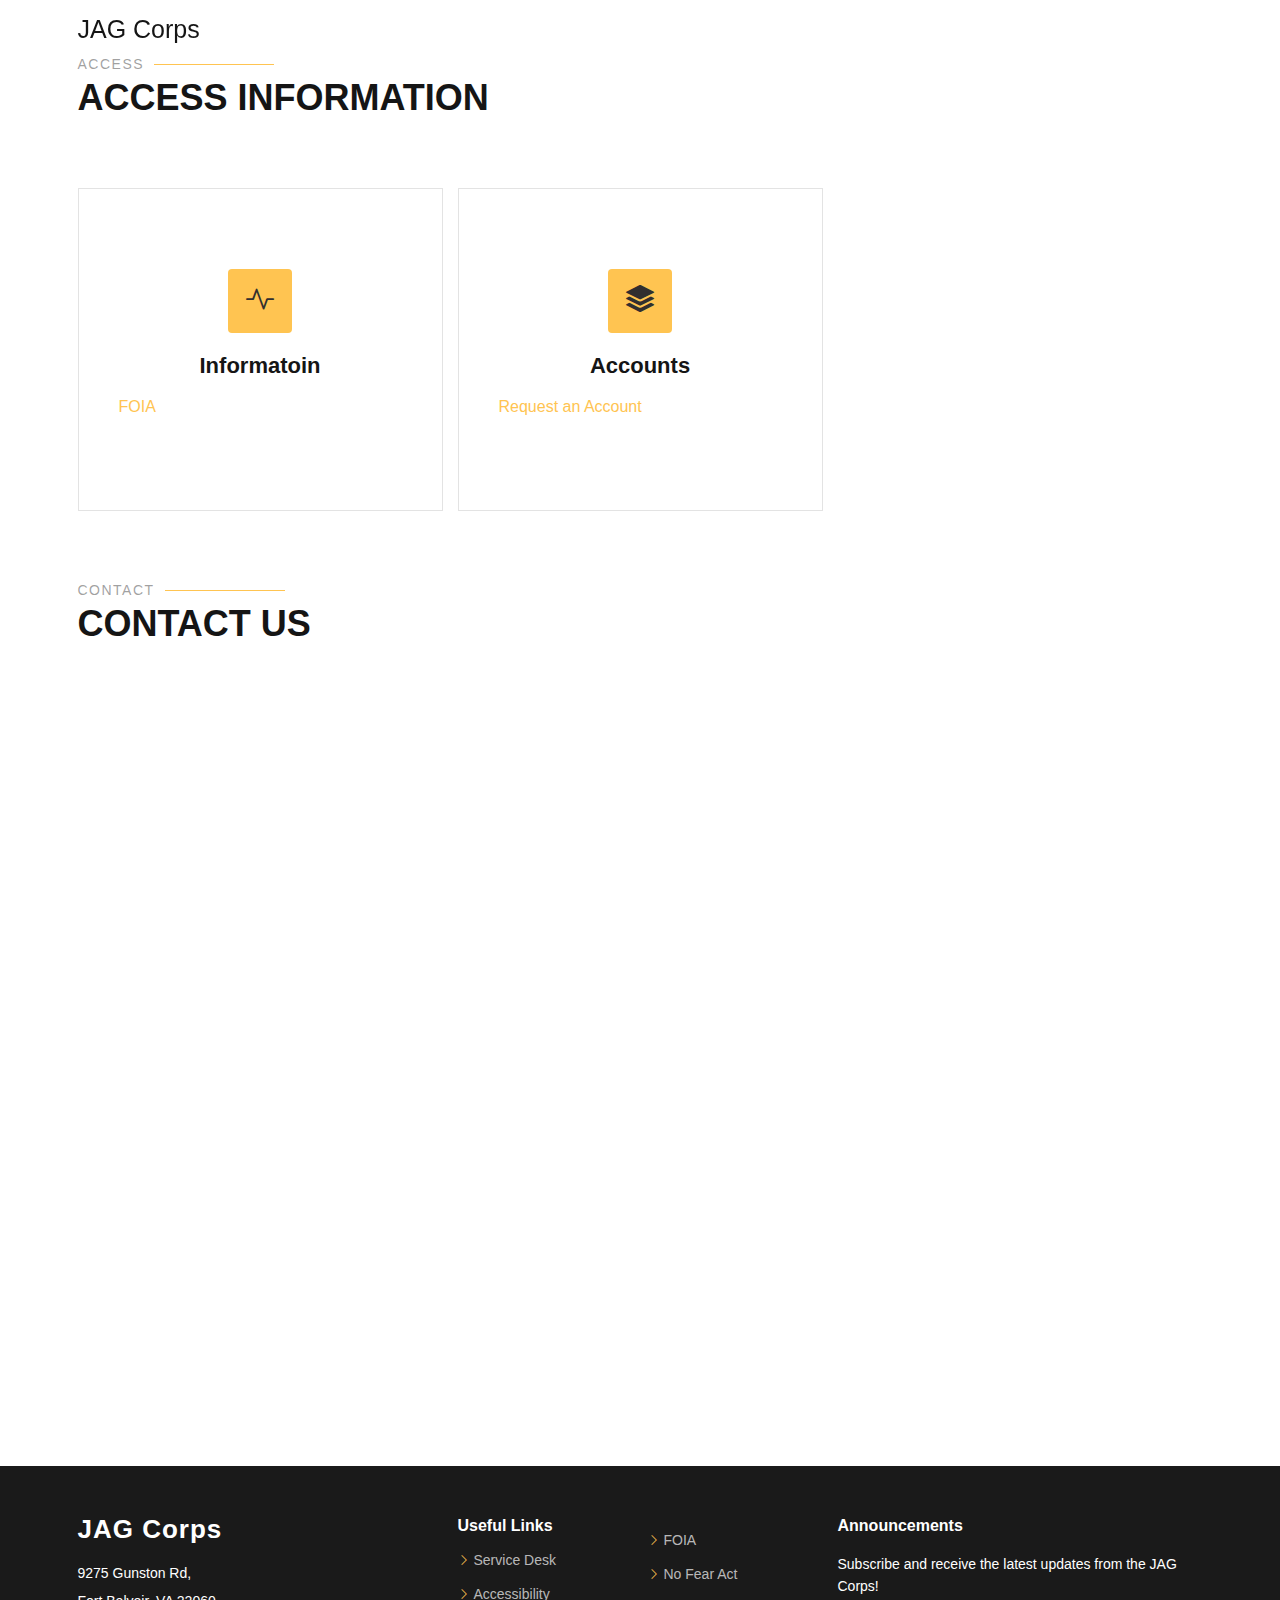
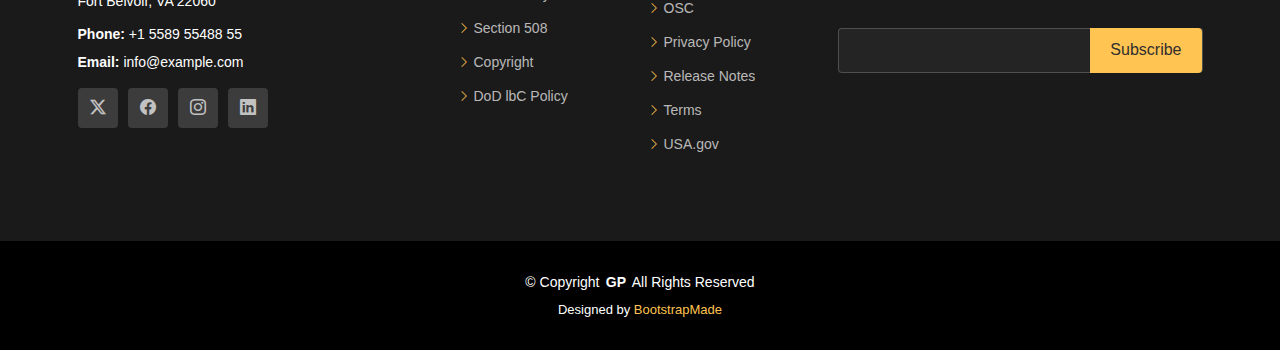
<file: Access.html>
<!DOCTYPE html>
<html lang="en">

<head>
  <meta charset="utf-8">
  <meta content="width=device-width, initial-scale=1.0" name="viewport">
  <title>Index - Gp Bootstrap Template</title>
  <meta content="" name="description">
  <meta content="" name="keywords">

  <!-- Favicons -->
  <link href="assets/img/favicon.png" rel="icon">
  <link href="assets/img/apple-touch-icon.png" rel="apple-touch-icon">

  <!-- Fonts -->
  <link href="https://fonts.googleapis.com" rel="preconnect">
  <link href="https://fonts.gstatic.com" rel="preconnect" crossorigin>
  <link
    href="https://fonts.googleapis.com/css2?family=Roboto:ital,wght@0,100;0,300;0,400;0,500;0,700;0,900;1,100;1,300;1,400;1,500;1,700;1,900&family=Poppins:ital,wght@0,100;0,200;0,300;0,400;0,500;0,600;0,700;0,800;0,900;1,100;1,200;1,300;1,400;1,500;1,600;1,700;1,800;1,900&family=Raleway:ital,wght@0,100;0,200;0,300;0,400;0,500;0,600;0,700;0,800;0,900;1,100;1,200;1,300;1,400;1,500;1,600;1,700;1,800;1,900&display=swap"
    rel="stylesheet">

  <!-- Vendor CSS Files -->
  <link href="assets/vendor/bootstrap/css/bootstrap.min.css" rel="stylesheet">
  <link href="assets/vendor/bootstrap-icons/bootstrap-icons.css" rel="stylesheet">
  <link href="assets/vendor/aos/aos.css" rel="stylesheet">
  <link href="assets/vendor/swiper/swiper-bundle.min.css" rel="stylesheet">
  <link href="assets/vendor/glightbox/css/glightbox.min.css" rel="stylesheet">

  <!-- Main CSS File -->
  <link href="assets/css/main.css" rel="stylesheet">

  <!-- =======================================================
  * Template Name: Gp
  * Template URL: https://bootstrapmade.com/gp-free-multipurpose-html-bootstrap-template/
  * Updated: Jun 14 2024 with Bootstrap v5.3.3
  * Author: BootstrapMade.com
  * License: https://bootstrapmade.com/license/
  ======================================================== -->
</head>

<body class="index-page">

  <header id="header" class="header d-flex align-items-center fixed-top">
    <div class="container-fluid container-xl position-relative d-flex align-items-center justify-content-between">

      <a href="index.html" class="logo d-flex align-items-center me-auto me-lg-0">
        <!-- Uncomment the line below if you also wish to use an image logo -->
        <!-- <img src="assets/img/logo.png" alt=""> -->
        <h1 class="sitename">JAG Corps</h1>
        <!-- <span></span> -->
      </a>

      <nav id="navmenu" class="navmenu">
        <ul>
          <!-- The Home link had class="active" -->
          <li><a href="./index.html" >Home<br></a></li>
          <li><a href="https://www.jagcnet.army.mil/Sites/jagc.nsf/help.xsp" target="_blank">Help</a></li>
          <li><a href="https://www.jagcnet.army.mil/Sites/jagc.nsf/homeContent.xsp?documentId=218620BDB3FCBE65852587F70061B77F" target="_blank">Contact</a></li>
          <li><a href="https://www.army.mil/" target="_blank">U.S Army</a></li>
          <li><a href="https://login.milsuite.mil/?goto=https%3A%2F%2Fwww.milsuite.mil%3A443%2Fbook%2Fcommunity%2Fspaces%2Farmyjag" target="_blank">Milsuite</a></li>
          <!-- <li class="dropdown"><a href="#"><span>Dropdown</span> <i class="bi bi-chevron-down toggle-dropdown"></i></a>
            <ul>
              <li><a href="#">Dropdown 1</a></li>
              <li class="dropdown"><a href="#"><span>Deep Dropdown</span> <i class="bi bi-chevron-down toggle-dropdown"></i></a>
                <ul>
                  <li><a href="#">Deep Dropdown 1</a></li>
                  <li><a href="#">Deep Dropdown 2</a></li>
                  <li><a href="#">Deep Dropdown 3</a></li>
                  <li><a href="#">Deep Dropdown 4</a></li>
                  <li><a href="#">Deep Dropdown 5</a></li>
                </ul>
              </li>
              <li><a href="#">Dropdown 2</a></li>
              <li><a href="#">Dropdown 3</a></li>
              <li><a href="#">Dropdown 4</a></li>
            </ul>
          </li> -->
          <li><a href="#contact">JAGU</a></li>
          <li><a href="#contact">Public Admin Login</a></li>
          <li><a href="#contact">Login to JAGCNet</a></li>
        </ul>
        <i class="mobile-nav-toggle d-xl-none bi bi-list"></i>
      </nav>

      <!-- <a class="btn-getstarted" href="index.html#about">Get Started</a> -->

    </div>
  </header>

  <main class="main">

    <!-- Services Section -->
    <section id="services" class="services section">

      <!-- Section Title -->
      <div class="container section-title" data-aos="fade-up">
        <h2>Access</h2>
        <p>Access Information</p>
      </div><!-- End Section Title -->

      <div class="container">

        <div class="row gy-4">

          <div class="col-lg-4 col-md-6" data-aos="fade-up" data-aos-delay="100">
            <div class="service-item position-relative">
              <div class="icon">
                <i class="bi bi-activity"></i>
              </div>
              <!-- <a href="#" target="_blank" class="stretched-link">
                <h3>U.S. Army Trial Judiciary</h3>
              </a> -->
              <h3>Informatoin</h3>
              <ul class="court">
                <li class="court-li"><a href="https://www.jagcnet.army.mil/FOIA" target="_blank">FOIA</a></li>
                
              </ul>
            </div>
          </div><!-- End Service Item -->

          <div class="col-lg-4 col-md-6" data-aos="fade-up" data-aos-delay="200">
            <div class="service-item position-relative">
              <div class="icon">
                <!-- <i class="bi bi-broadcast"></i> -->
                <i class="bi bi-stack"></i>
              </div>
              <!-- <a href="#" target="_blank" class="stretched-link">
                <h3>U.S. Army Court of Criminal Appeals</h3>
              </a> -->
              <h3>Accounts</h3>
             <ul class="court">
              <li class="court-li"><a href="#" target="_blank">Request an Account</a></li>
             </ul>
            </div>
          </div><!-- End Service Item -->

          

          

  

  
    
    <!-- Contact Section -->
    <section id="contact" class="contact section">

      <!-- Section Title -->
      <div class="container section-title" data-aos="fade-up">
        <h2>Contact</h2>
        <p>Contact Us</p>
      </div><!-- End Section Title -->

      <div class="container" data-aos="fade-up" data-aos-delay="100">

        <div class="mb-5" data-aos="fade-up" data-aos-delay="200">
          <iframe
            src="https://www.google.com/maps/embed?pb=!1m18!1m12!1m3!1d3113.515745473493!2d-77.15207932244438!3d38.70596647176553!2m3!1f0!2f0!3f0!3m2!1i1024!2i768!4f13.1!3m3!1m2!1s0x89b7ac882681f607%3A0x4f75fe2b1d6e60b8!2s9275%20Gunston%20Rd%2C%20Fort%20Belvoir%2C%20VA%2022060!5e0!3m2!1sen!2sus!4v1718736916093!5m2!1sen!2sus"
            width="100%" height="270" style="border:0;" allowfullscreen="" loading="lazy"
            referrerpolicy="no-referrer-when-downgrade"></iframe>
        </div><!-- End Google Maps -->

        <div class="row gy-4">

          <div class="col-lg-4">
            <div class="info-item d-flex" data-aos="fade-up" data-aos-delay="300">
              <i class="bi bi-geo-alt flex-shrink-0"></i>
              <div>
                <h3>Address</h3>
                <p>9275 Gunston Rd, Fort Belvoir, VA 22060</p>
              </div>
            </div><!-- End Info Item -->

            <div class="info-item d-flex" data-aos="fade-up" data-aos-delay="400">
              <i class="bi bi-telephone flex-shrink-0"></i>
              <div>
                <h3>Call Us</h3>
                <p>+1 5589 55488 55</p>
              </div>
            </div><!-- End Info Item -->

            <div class="info-item d-flex" data-aos="fade-up" data-aos-delay="500">
              <i class="bi bi-envelope flex-shrink-0"></i>
              <div>
                <h3>Email Us</h3>
                <p>info@example.com</p>
              </div>
            </div><!-- End Info Item -->

          </div>

          <div class="col-lg-8">
            <form action="forms/contact.php" method="post" class="php-email-form" data-aos="fade-up"
              data-aos-delay="200">
              <div class="row gy-4">

                <div class="col-md-6">
                  <input type="text" name="name" class="form-control" placeholder="Your Name" required="">
                </div>

                <div class="col-md-6 ">
                  <input type="email" class="form-control" name="email" placeholder="Your Email" required="">
                </div>

                <div class="col-md-12">
                  <input type="text" class="form-control" name="subject" placeholder="Subject" required="">
                </div>

                <div class="col-md-12">
                  <textarea class="form-control" name="message" rows="6" placeholder="Message" required=""></textarea>
                </div>

                <div class="col-md-12 text-center">
                  <div class="loading">Loading</div>
                  <div class="error-message"></div>
                  <div class="sent-message">Your message has been sent. Thank you!</div>

                  <button type="submit">Send Message</button>
                </div>

              </div>
            </form>
          </div><!-- End Contact Form -->

        </div>

      </div>

    </section><!-- /Contact Section -->

  </main>

  <footer id="footer" class="footer">

    <div class="footer-top">
      <div class="container">
        <div class="row gy-4">
          <div class="col-lg-4 col-md-6 footer-about">
            <a href="index.html" class="logo d-flex align-items-center">
              <span class="sitename">JAG Corps</span>
            </a>
            <div class="footer-contact pt-3">
              <p>9275 Gunston Rd, </p>
              <p>Fort Belvoir, VA 22060</p>
              <p class="mt-3"><strong>Phone:</strong> <span>+1 5589 55488 55</span></p>
              <p><strong>Email:</strong> <span>info@example.com</span></p>
            </div>
            <div class="social-links d-flex mt-4">
              <a href=""><i class="bi bi-twitter-x"></i></a>
              <a href=""><i class="bi bi-facebook"></i></a>
              <a href=""><i class="bi bi-instagram"></i></a>
              <a href=""><i class="bi bi-linkedin"></i></a>
            </div>
          </div>

          <div class="col-lg-2 col-md-3 footer-links">
            <h4>Useful Links</h4>
              <ul>
                <li><i class="bi bi-chevron-right"></i> <a
                    href="https://www.jagcnet.army.mil/Sites/jagc.nsf/homeContent.xsp?documentId=218620BDB3FCBE65852587F70061B77F"
                    target="_blank"> Service Desk</a></li>
                <li><i class="bi bi-chevron-right"></i> <a href="https://www.army.mil/armyequityandinclusion#org-accessibility"
                    target="_blank"> Accessibility</a></li>
                <li><i class="bi bi-chevron-right"></i> <a href="https://dodcio.defense.gov/DoDSection508/Std_Stmt.aspx"
                    target="_blank"> Section 508</a></li>
                <li><i class="bi bi-chevron-right"></i> <a href="https://www.jagcnet.army.mil/Sites/JAGC.nsf/footerContent.xsp"
                    target="_blank"> Copyright</a></li>
                <li><i class="bi bi-chevron-right"></i> <a href="https://dodcio.defense.gov/DoD-Web-Policy/" target="_blank"> DoD lbC
                    Policy</a></li>
              </ul>
          </div>

          <div class="col-lg-2 col-md-3 footer-links">
            <h4></h4>
            <ul>
              <li><i class="bi bi-chevron-right"></i> <a href="https://www.jagcnet.army.mil/Sites/JAGC.nsf/footerContent.xsp"
                  target="_blank"> FOIA</a></li>
              <li><i class="bi bi-chevron-right"></i> <a href="https://www.army.mil/article/236698" target="_blank"> No Fear Act</a>
              </li>
              <li><i class="bi bi-chevron-right"></i> <a href="https://osc.gov/Pages/About.aspx" target="_blank"> OSC</a></li>
              <li><i class="bi bi-chevron-right"></i> <a href="https://www.jagcnet.army.mil/Sites/JAGC.nsf/footerContent.xsp"
                  target="_blank"> Privacy Policy</a></li>
              <li><i class="bi bi-chevron-right"></i> <a href="https://www.jagcnet.army.mil/Sites/JAGC.nsf/footerContent.xsp"
                  target="_blank"> Release Notes</a></li>
              <li><i class="bi bi-chevron-right"></i> <a href="https://www.jagcnet.army.mil/Sites/JAGC.nsf/footerContent.xsp"
                  target="_blank"> Terms</a></li>
              <li><i class="bi bi-chevron-right"></i> <a href="https://www.usa.gov/" target="_blank"> USA.gov</a></li>
            </ul>
          </div>

          <div class="col-lg-4 col-md-12 footer-newsletter">
            <h4>Announcements</h4>
            <p>Subscribe and receive the latest updates from the JAG Corps!</p>
            <form action="forms/newsletter.php" method="post" class="php-email-form">
              <div class="newsletter-form"><input type="email" name="email"><input type="submit" value="Subscribe">
              </div>
              <div class="loading">Loading</div>
              <div class="error-message"></div>
              <div class="sent-message">Your subscription request has been sent. Thank you!</div>
            </form>
          </div>

        </div>
      </div>
    </div>

    <div class="copyright">
      <div class="container text-center">
        <p>© <span>Copyright</span> <strong class="px-1 sitename">GP</strong> <span>All Rights Reserved</span></p>
        <div class="credits">
          <!-- All the links in the footer should remain intact. -->
          <!-- You can delete the links only if you've purchased the pro version. -->
          <!-- Licensing information: https://bootstrapmade.com/license/ -->
          <!-- Purchase the pro version with working PHP/AJAX contact form: [buy-url] -->
          Designed by <a href="https://bootstrapmade.com/">BootstrapMade</a>
        </div>
      </div>
    </div>

  </footer>

  <!-- Scroll Top -->
  <a href="#" id="scroll-top" class="scroll-top d-flex align-items-center justify-content-center"><i
      class="bi bi-arrow-up-short"></i></a>

  <!-- Preloader -->
  <div id="preloader"></div>

  <!-- Vendor JS Files -->
  <script src="assets/vendor/bootstrap/js/bootstrap.bundle.min.js"></script>
  <script src="assets/vendor/php-email-form/validate.js"></script>
  <script src="assets/vendor/aos/aos.js"></script>
  <script src="assets/vendor/swiper/swiper-bundle.min.js"></script>
  <script src="assets/vendor/glightbox/js/glightbox.min.js"></script>
  <script src="assets/vendor/imagesloaded/imagesloaded.pkgd.min.js"></script>
  <script src="assets/vendor/isotope-layout/isotope.pkgd.min.js"></script>
  <script src="assets/vendor/purecounter/purecounter_vanilla.js"></script>

  <!-- Main JS File -->
  <script src="assets/js/main.js"></script>

</body>

</html>
</file>
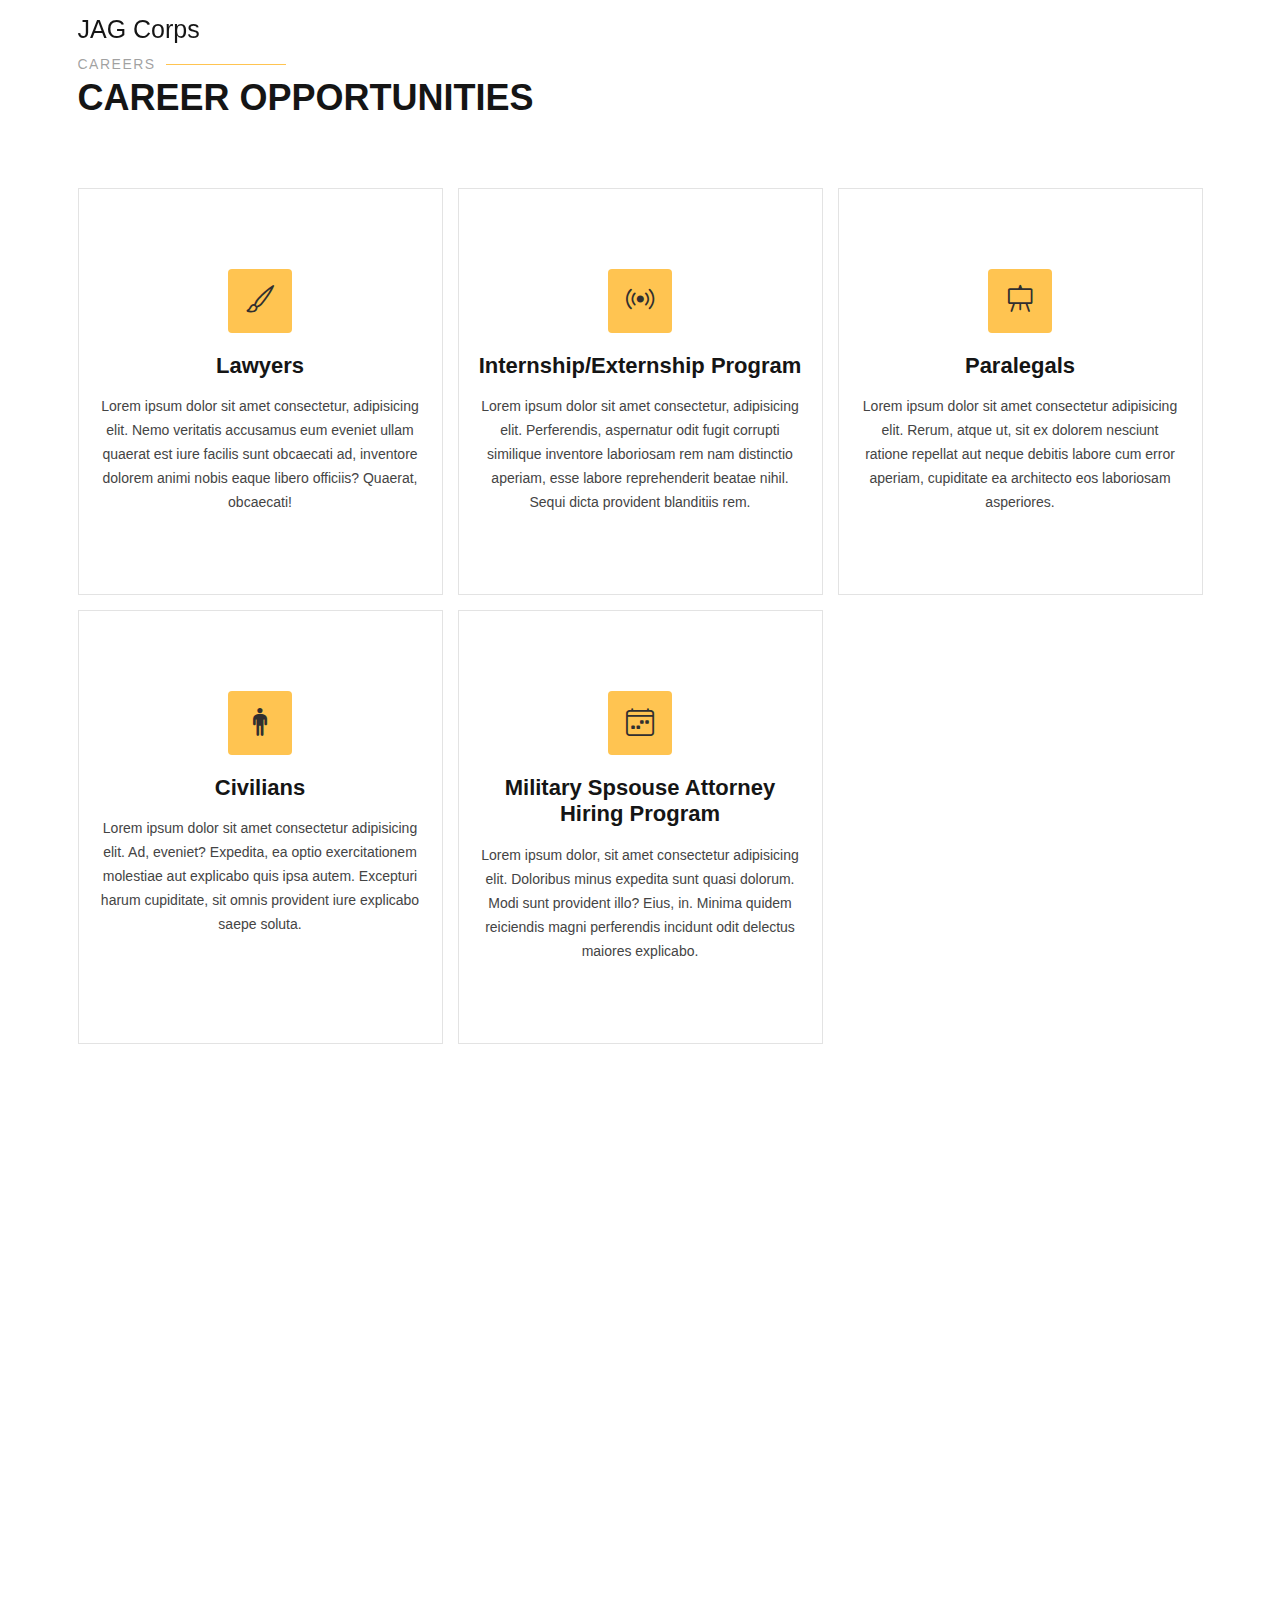
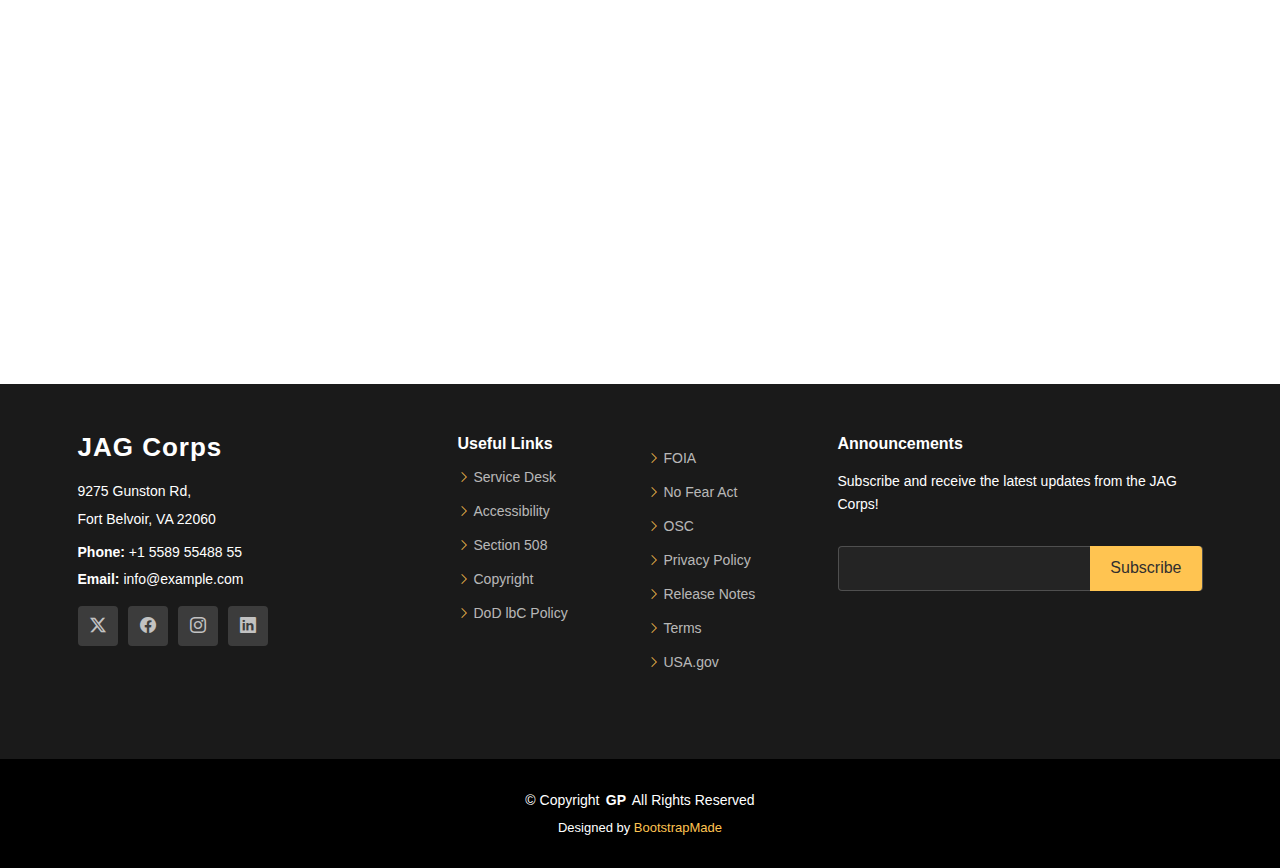
<file: career.html>
<!DOCTYPE html>
<html lang="en">

<head>
  <meta charset="utf-8">
  <meta content="width=device-width, initial-scale=1.0" name="viewport">
  <title>Index - Gp Bootstrap Template</title>
  <meta content="" name="description">
  <meta content="" name="keywords">

  <!-- Favicons -->
  <link href="assets/img/favicon.png" rel="icon">
  <link href="assets/img/apple-touch-icon.png" rel="apple-touch-icon">

  <!-- Fonts -->
  <link href="https://fonts.googleapis.com" rel="preconnect">
  <link href="https://fonts.gstatic.com" rel="preconnect" crossorigin>
  <link
    href="https://fonts.googleapis.com/css2?family=Roboto:ital,wght@0,100;0,300;0,400;0,500;0,700;0,900;1,100;1,300;1,400;1,500;1,700;1,900&family=Poppins:ital,wght@0,100;0,200;0,300;0,400;0,500;0,600;0,700;0,800;0,900;1,100;1,200;1,300;1,400;1,500;1,600;1,700;1,800;1,900&family=Raleway:ital,wght@0,100;0,200;0,300;0,400;0,500;0,600;0,700;0,800;0,900;1,100;1,200;1,300;1,400;1,500;1,600;1,700;1,800;1,900&display=swap"
    rel="stylesheet">

  <!-- Vendor CSS Files -->
  <link href="assets/vendor/bootstrap/css/bootstrap.min.css" rel="stylesheet">
  <link href="assets/vendor/bootstrap-icons/bootstrap-icons.css" rel="stylesheet">
  <link href="assets/vendor/aos/aos.css" rel="stylesheet">
  <link href="assets/vendor/swiper/swiper-bundle.min.css" rel="stylesheet">
  <link href="assets/vendor/glightbox/css/glightbox.min.css" rel="stylesheet">

  <!-- Main CSS File -->
  <link href="assets/css/main.css" rel="stylesheet">

  <!-- =======================================================
  * Template Name: Gp
  * Template URL: https://bootstrapmade.com/gp-free-multipurpose-html-bootstrap-template/
  * Updated: Jun 14 2024 with Bootstrap v5.3.3
  * Author: BootstrapMade.com
  * License: https://bootstrapmade.com/license/
  ======================================================== -->
</head>

<body class="index-page">

  <header id="header" class="header d-flex align-items-center fixed-top">
    <div class="container-fluid container-xl position-relative d-flex align-items-center justify-content-between">

      <a href="index.html" class="logo d-flex align-items-center me-auto me-lg-0">
        <!-- Uncomment the line below if you also wish to use an image logo -->
        <!-- <img src="assets/img/logo.png" alt=""> -->
        <h1 class="sitename">JAG Corps</h1>
        <!-- <span></span> -->
      </a>

      <nav id="navmenu" class="navmenu">
        <ul>
            <!-- The Home link had class="active" -->
          <li><a href="./index.html">Home<br></a></li>
          <li><a href="https://www.jagcnet.army.mil/Sites/jagc.nsf/help.xsp" target="_blank">Help</a></li>
          <li><a href="https://www.jagcnet.army.mil/Sites/jagc.nsf/homeContent.xsp?documentId=218620BDB3FCBE65852587F70061B77F" target="_blank">Contact</a></li>
          <li><a href="https://www.army.mil/" target="_blank">U.S Army</a></li>
          <li><a href="https://login.milsuite.mil/?goto=https%3A%2F%2Fwww.milsuite.mil%3A443%2Fbook%2Fcommunity%2Fspaces%2Farmyjag" target="_blank">Milsuite</a></li>
          <!-- <li class="dropdown"><a href="#"><span>Dropdown</span> <i class="bi bi-chevron-down toggle-dropdown"></i></a>
            <ul>
              <li><a href="#">Dropdown 1</a></li>
              <li class="dropdown"><a href="#"><span>Deep Dropdown</span> <i class="bi bi-chevron-down toggle-dropdown"></i></a>
                <ul>
                  <li><a href="#">Deep Dropdown 1</a></li>
                  <li><a href="#">Deep Dropdown 2</a></li>
                  <li><a href="#">Deep Dropdown 3</a></li>
                  <li><a href="#">Deep Dropdown 4</a></li>
                  <li><a href="#">Deep Dropdown 5</a></li>
                </ul>
              </li>
              <li><a href="#">Dropdown 2</a></li>
              <li><a href="#">Dropdown 3</a></li>
              <li><a href="#">Dropdown 4</a></li>
            </ul>
          </li> -->
          <li><a href="#contact">JAGU</a></li>
          <li><a href="#contact">Public Admin Login</a></li>
          <li><a href="#contact">Login to JAGCNet</a></li>
        </ul>
        <i class="mobile-nav-toggle d-xl-none bi bi-list"></i>
      </nav>

      <!-- <a class="btn-getstarted" href="index.html#about">Get Started</a> -->

    </div>
  </header>

  <main class="main">

    <!-- Services Section -->
    <section id="services" class="services section">

      <!-- Section Title -->
      <div class="container section-title" data-aos="fade-up">
        <h2>Careers</h2>
        <p>Career Opportunities</p>
      </div><!-- End Section Title -->

      <div class="container">

        <div class="row gy-4">

          <div class="col-lg-4 col-md-6" data-aos="fade-up" data-aos-delay="100">
            <div class="service-item position-relative">
              <div class="icon">
                <!-- <i class="bi bi-activity"></i> -->
                <i class="bi bi-brush"></i>
              </div>
              <a href="https://www.jagcnet.army.mil/GoArmyJAG" target="_blank" class="stretched-link">
                <h3>Lawyers</h3>
              </a>
              <p>Lorem ipsum dolor sit amet consectetur, adipisicing elit. Nemo veritatis accusamus eum eveniet ullam quaerat est iure facilis sunt obcaecati ad, inventore dolorem animi nobis eaque libero officiis? Quaerat, obcaecati!</p>
            </div>
          </div><!-- End Service Item -->

          <div class="col-lg-4 col-md-6" data-aos="fade-up" data-aos-delay="200">
            <div class="service-item position-relative">
              <div class="icon">
                <i class="bi bi-broadcast"></i>
              </div>
              <a href="https://www.jagcnet.army.mil/GoArmyJAG" target="_blank" class="stretched-link">
                <h3>Internship/Externship Program</h3>
              </a>
              <p>Lorem ipsum dolor sit amet consectetur, adipisicing elit. Perferendis, aspernatur odit fugit corrupti similique inventore laboriosam rem nam distinctio aperiam, esse labore reprehenderit beatae nihil. Sequi dicta provident blanditiis rem.</p>
            </div>
          </div><!-- End Service Item -->

          <div class="col-lg-4 col-md-6" data-aos="fade-up" data-aos-delay="300">
            <div class="service-item position-relative">
              <div class="icon">
                <i class="bi bi-easel"></i>
              </div>
              <a href="https://www.jagcnet.army.mil/GoArmyJAG" target="_blank" class="stretched-link">
                <h3>Paralegals</h3>
              </a>
              <p>Lorem ipsum dolor sit amet consectetur adipisicing elit. Rerum, atque ut, sit ex dolorem nesciunt ratione repellat aut neque debitis labore cum error aperiam, cupiditate ea architecto eos laboriosam asperiores.</p>
            </div>
          </div><!-- End Service Item -->

          <div class="col-lg-4 col-md-6" data-aos="fade-up" data-aos-delay="400">
            <div class="service-item position-relative">
              <div class="icon">
                <!-- <i class="bi bi-bounding-box-circles"></i> -->
                <i class="bi bi-person-standing"></i>
              </div>
              <a href="https://www.jagcnet.army.mil/GoArmyJAG" target="_blank" class="stretched-link">
                <h3>Civilians</h3>
              </a>
              <p>Lorem ipsum dolor sit amet consectetur adipisicing elit. Ad, eveniet? Expedita, ea optio exercitationem molestiae aut explicabo quis ipsa autem. Excepturi harum cupiditate, sit omnis provident iure explicabo saepe soluta.</p>
              <a href="https://www.jagcnet.army.mil/GoArmyJAG" target="_blank" class="stretched-link"></a>
            </div>
          </div><!-- End Service Item -->

          <div class="col-lg-4 col-md-6" data-aos="fade-up" data-aos-delay="500">
            <div class="service-item position-relative">
              <div class="icon">
                <i class="bi bi-calendar4-week"></i>
              </div>
              <a href="https://www.jagcnet8.army.mil/MSAP" target="_blank" class="stretched-link">
                <h3>Military Spsouse Attorney Hiring Program</h3>
              </a>
              <p>Lorem ipsum dolor, sit amet consectetur adipisicing elit. Doloribus minus expedita sunt quasi dolorum. Modi sunt provident illo? Eius, in. Minima quidem reiciendis magni perferendis incidunt odit delectus maiores explicabo.</p>
              <a href="https://www.jagcnet8.army.mil/MSAP" target="_blank" class="stretched-link"></a>
            </div>
          </div><!-- End Service Item -->
        </div>
      </div>
    </section><!-- /Services Section -->

  

  
    
    <!-- Contact Section -->
    <section id="contact" class="contact section">

      <!-- Section Title -->
      <div class="container section-title" data-aos="fade-up">
        <h2>Contact</h2>
        <p>Contact Us</p>
      </div><!-- End Section Title -->

      <div class="container" data-aos="fade-up" data-aos-delay="100">

        <div class="mb-5" data-aos="fade-up" data-aos-delay="200">
          <iframe
            src="https://www.google.com/maps/embed?pb=!1m18!1m12!1m3!1d3113.515745473493!2d-77.15207932244438!3d38.70596647176553!2m3!1f0!2f0!3f0!3m2!1i1024!2i768!4f13.1!3m3!1m2!1s0x89b7ac882681f607%3A0x4f75fe2b1d6e60b8!2s9275%20Gunston%20Rd%2C%20Fort%20Belvoir%2C%20VA%2022060!5e0!3m2!1sen!2sus!4v1718736916093!5m2!1sen!2sus"
            width="100%" height="270" style="border:0;" allowfullscreen="" loading="lazy"
            referrerpolicy="no-referrer-when-downgrade"></iframe>
        </div><!-- End Google Maps -->

        <div class="row gy-4">

          <div class="col-lg-4">
            <div class="info-item d-flex" data-aos="fade-up" data-aos-delay="300">
              <i class="bi bi-geo-alt flex-shrink-0"></i>
              <div>
                <h3>Address</h3>
                <p>9275 Gunston Rd, Fort Belvoir, VA 22060</p>
              </div>
            </div><!-- End Info Item -->

            <div class="info-item d-flex" data-aos="fade-up" data-aos-delay="400">
              <i class="bi bi-telephone flex-shrink-0"></i>
              <div>
                <h3>Call Us</h3>
                <p>+1 5589 55488 55</p>
              </div>
            </div><!-- End Info Item -->

            <div class="info-item d-flex" data-aos="fade-up" data-aos-delay="500">
              <i class="bi bi-envelope flex-shrink-0"></i>
              <div>
                <h3>Email Us</h3>
                <p>info@example.com</p>
              </div>
            </div><!-- End Info Item -->

          </div>

          <div class="col-lg-8">
            <form action="forms/contact.php" method="post" class="php-email-form" data-aos="fade-up"
              data-aos-delay="200">
              <div class="row gy-4">

                <div class="col-md-6">
                  <input type="text" name="name" class="form-control" placeholder="Your Name" required="">
                </div>

                <div class="col-md-6 ">
                  <input type="email" class="form-control" name="email" placeholder="Your Email" required="">
                </div>

                <div class="col-md-12">
                  <input type="text" class="form-control" name="subject" placeholder="Subject" required="">
                </div>

                <div class="col-md-12">
                  <textarea class="form-control" name="message" rows="6" placeholder="Message" required=""></textarea>
                </div>

                <div class="col-md-12 text-center">
                  <div class="loading">Loading</div>
                  <div class="error-message"></div>
                  <div class="sent-message">Your message has been sent. Thank you!</div>

                  <button type="submit">Send Message</button>
                </div>

              </div>
            </form>
          </div><!-- End Contact Form -->

        </div>

      </div>

    </section><!-- /Contact Section -->

  </main>

  <footer id="footer" class="footer">

    <div class="footer-top">
      <div class="container">
        <div class="row gy-4">
          <div class="col-lg-4 col-md-6 footer-about">
            <a href="index.html" class="logo d-flex align-items-center">
              <span class="sitename">JAG Corps</span>
            </a>
            <div class="footer-contact pt-3">
              <p>9275 Gunston Rd, </p>
              <p>Fort Belvoir, VA 22060</p>
              <p class="mt-3"><strong>Phone:</strong> <span>+1 5589 55488 55</span></p>
              <p><strong>Email:</strong> <span>info@example.com</span></p>
            </div>
            <div class="social-links d-flex mt-4">
              <a href=""><i class="bi bi-twitter-x"></i></a>
              <a href=""><i class="bi bi-facebook"></i></a>
              <a href=""><i class="bi bi-instagram"></i></a>
              <a href=""><i class="bi bi-linkedin"></i></a>
            </div>
          </div>

          <div class="col-lg-2 col-md-3 footer-links">
            <h4>Useful Links</h4>
            <ul>
              <li><i class="bi bi-chevron-right"></i> <a
                  href="https://www.jagcnet.army.mil/Sites/jagc.nsf/homeContent.xsp?documentId=218620BDB3FCBE65852587F70061B77F"
                  target="_blank"> Service Desk</a></li>
              <li><i class="bi bi-chevron-right"></i> <a href="https://www.army.mil/armyequityandinclusion#org-accessibility"
                  target="_blank"> Accessibility</a></li>
              <li><i class="bi bi-chevron-right"></i> <a href="https://dodcio.defense.gov/DoDSection508/Std_Stmt.aspx"
                  target="_blank"> Section 508</a></li>
              <li><i class="bi bi-chevron-right"></i> <a href="https://www.jagcnet.army.mil/Sites/JAGC.nsf/footerContent.xsp"
                  target="_blank"> Copyright</a></li>
              <li><i class="bi bi-chevron-right"></i> <a href="https://dodcio.defense.gov/DoD-Web-Policy/" target="_blank"> DoD lbC
                  Policy</a></li>
            </ul>
          </div>

          <div class="col-lg-2 col-md-3 footer-links">
            <h4></h4>
          <ul>
            <li><i class="bi bi-chevron-right"></i> <a href="https://www.jagcnet.army.mil/Sites/JAGC.nsf/footerContent.xsp"
                target="_blank"> FOIA</a></li>
            <li><i class="bi bi-chevron-right"></i> <a href="https://www.army.mil/article/236698" target="_blank"> No Fear Act</a>
            </li>
            <li><i class="bi bi-chevron-right"></i> <a href="https://osc.gov/Pages/About.aspx" target="_blank"> OSC</a></li>
            <li><i class="bi bi-chevron-right"></i> <a href="https://www.jagcnet.army.mil/Sites/JAGC.nsf/footerContent.xsp"
                target="_blank"> Privacy Policy</a></li>
            <li><i class="bi bi-chevron-right"></i> <a href="https://www.jagcnet.army.mil/Sites/JAGC.nsf/footerContent.xsp"
                target="_blank"> Release Notes</a></li>
            <li><i class="bi bi-chevron-right"></i> <a href="https://www.jagcnet.army.mil/Sites/JAGC.nsf/footerContent.xsp"
                target="_blank"> Terms</a></li>
            <li><i class="bi bi-chevron-right"></i> <a href="https://www.usa.gov/" target="_blank"> USA.gov</a></li>
          </ul>
          </div>

          <div class="col-lg-4 col-md-12 footer-newsletter">
            <h4>Announcements</h4>
            <p>Subscribe and receive the latest updates from the JAG Corps!</p>
            <form action="forms/newsletter.php" method="post" class="php-email-form">
              <div class="newsletter-form"><input type="email" name="email"><input type="submit" value="Subscribe">
              </div>
              <div class="loading">Loading</div>
              <div class="error-message"></div>
              <div class="sent-message">Your subscription request has been sent. Thank you!</div>
            </form>
          </div>

        </div>
      </div>
    </div>

    <div class="copyright">
      <div class="container text-center">
        <p>© <span>Copyright</span> <strong class="px-1 sitename">GP</strong> <span>All Rights Reserved</span></p>
        <div class="credits">
          <!-- All the links in the footer should remain intact. -->
          <!-- You can delete the links only if you've purchased the pro version. -->
          <!-- Licensing information: https://bootstrapmade.com/license/ -->
          <!-- Purchase the pro version with working PHP/AJAX contact form: [buy-url] -->
          Designed by <a href="https://bootstrapmade.com/">BootstrapMade</a>
        </div>
      </div>
    </div>

  </footer>

  <!-- Scroll Top -->
  <a href="#" id="scroll-top" class="scroll-top d-flex align-items-center justify-content-center"><i
      class="bi bi-arrow-up-short"></i></a>

  <!-- Preloader -->
  <div id="preloader"></div>

  <!-- Vendor JS Files -->
  <script src="assets/vendor/bootstrap/js/bootstrap.bundle.min.js"></script>
  <script src="assets/vendor/php-email-form/validate.js"></script>
  <script src="assets/vendor/aos/aos.js"></script>
  <script src="assets/vendor/swiper/swiper-bundle.min.js"></script>
  <script src="assets/vendor/glightbox/js/glightbox.min.js"></script>
  <script src="assets/vendor/imagesloaded/imagesloaded.pkgd.min.js"></script>
  <script src="assets/vendor/isotope-layout/isotope.pkgd.min.js"></script>
  <script src="assets/vendor/purecounter/purecounter_vanilla.js"></script>

  <!-- Main JS File -->
  <script src="assets/js/main.js"></script>

</body>

</html>
</file>
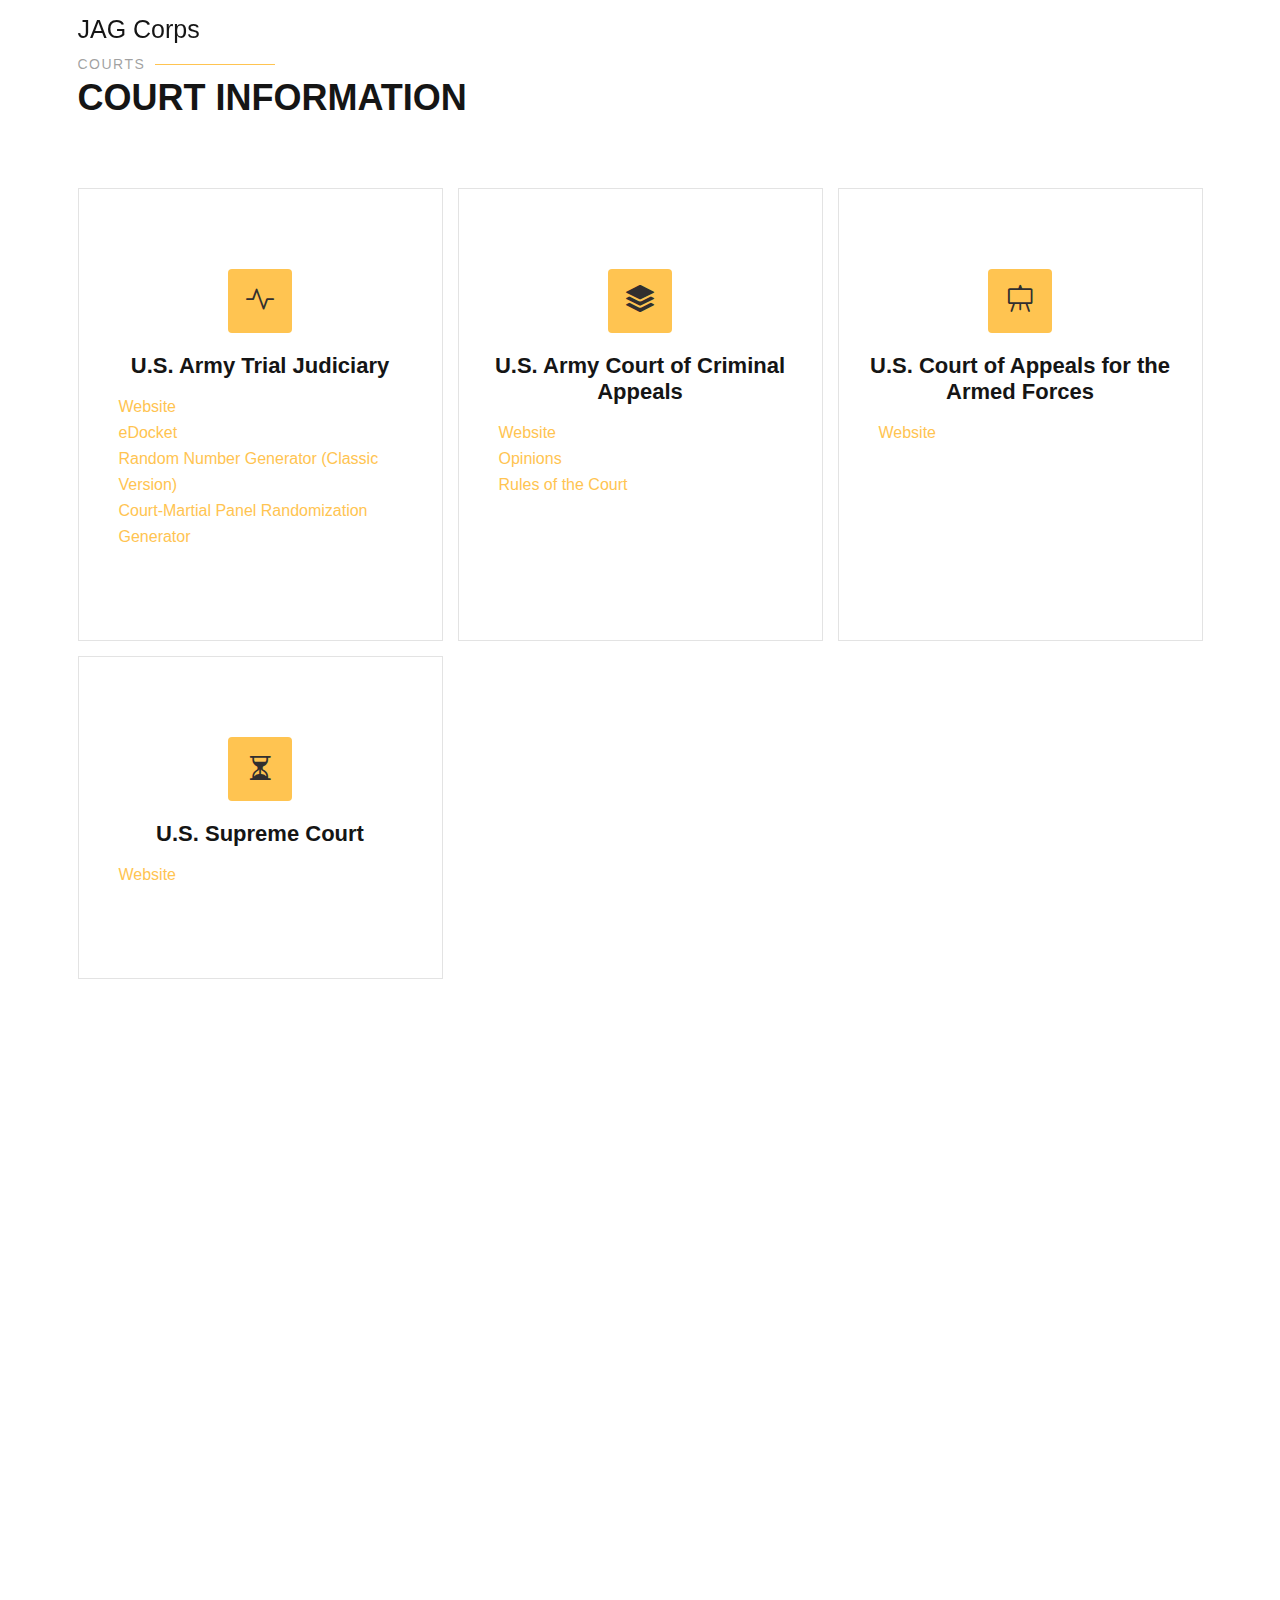
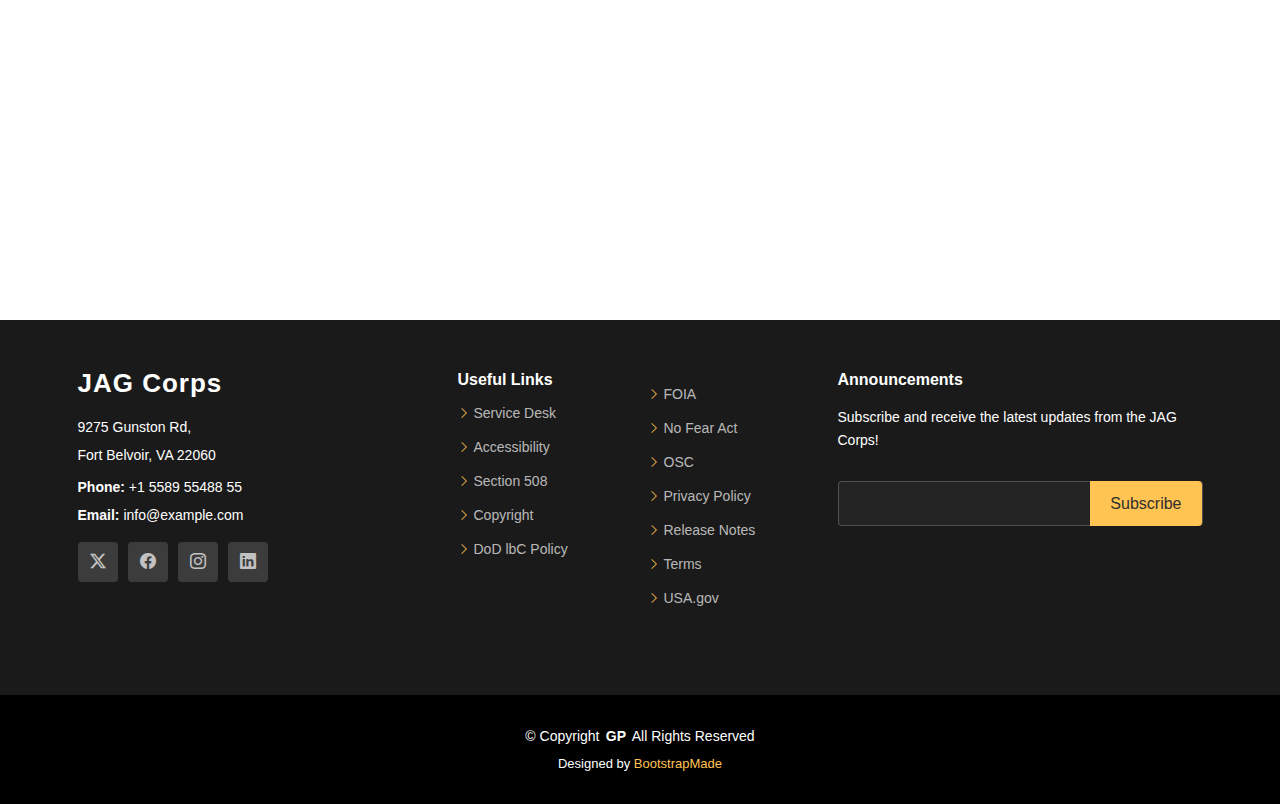
<file: court.html>
<!DOCTYPE html>
<html lang="en">

<head>
  <meta charset="utf-8">
  <meta content="width=device-width, initial-scale=1.0" name="viewport">
  <title>Index - Gp Bootstrap Template</title>
  <meta content="" name="description">
  <meta content="" name="keywords">

  <!-- Favicons -->
  <link href="assets/img/favicon.png" rel="icon">
  <link href="assets/img/apple-touch-icon.png" rel="apple-touch-icon">

  <!-- Fonts -->
  <link href="https://fonts.googleapis.com" rel="preconnect">
  <link href="https://fonts.gstatic.com" rel="preconnect" crossorigin>
  <link
    href="https://fonts.googleapis.com/css2?family=Roboto:ital,wght@0,100;0,300;0,400;0,500;0,700;0,900;1,100;1,300;1,400;1,500;1,700;1,900&family=Poppins:ital,wght@0,100;0,200;0,300;0,400;0,500;0,600;0,700;0,800;0,900;1,100;1,200;1,300;1,400;1,500;1,600;1,700;1,800;1,900&family=Raleway:ital,wght@0,100;0,200;0,300;0,400;0,500;0,600;0,700;0,800;0,900;1,100;1,200;1,300;1,400;1,500;1,600;1,700;1,800;1,900&display=swap"
    rel="stylesheet">

  <!-- Vendor CSS Files -->
  <link href="assets/vendor/bootstrap/css/bootstrap.min.css" rel="stylesheet">
  <link href="assets/vendor/bootstrap-icons/bootstrap-icons.css" rel="stylesheet">
  <link href="assets/vendor/aos/aos.css" rel="stylesheet">
  <link href="assets/vendor/swiper/swiper-bundle.min.css" rel="stylesheet">
  <link href="assets/vendor/glightbox/css/glightbox.min.css" rel="stylesheet">

  <!-- Main CSS File -->
  <link href="assets/css/main.css" rel="stylesheet">

  <!-- =======================================================
  * Template Name: Gp
  * Template URL: https://bootstrapmade.com/gp-free-multipurpose-html-bootstrap-template/
  * Updated: Jun 14 2024 with Bootstrap v5.3.3
  * Author: BootstrapMade.com
  * License: https://bootstrapmade.com/license/
  ======================================================== -->
</head>

<body class="index-page">

  <header id="header" class="header d-flex align-items-center fixed-top">
    <div class="container-fluid container-xl position-relative d-flex align-items-center justify-content-between">

      <a href="index.html" class="logo d-flex align-items-center me-auto me-lg-0">
        <!-- Uncomment the line below if you also wish to use an image logo -->
        <!-- <img src="assets/img/logo.png" alt=""> -->
        <h1 class="sitename">JAG Corps</h1>
        <!-- <span></span> -->
      </a>

      <nav id="navmenu" class="navmenu">
        <ul>
            <!-- The Home link had class="active" -->
          <li><a href="./index.html">Home<br></a></li>
          <li><a href="https://www.jagcnet.army.mil/Sites/jagc.nsf/help.xsp" target="_blank">Help</a></li>
          <li><a href="https://www.jagcnet.army.mil/Sites/jagc.nsf/homeContent.xsp?documentId=218620BDB3FCBE65852587F70061B77F" target="_blank">Contact</a></li>
          <li><a href="https://www.army.mil/">U.S Army</a></li>
          <li><a href="https://login.milsuite.mil/?goto=https%3A%2F%2Fwww.milsuite.mil%3A443%2Fbook%2Fcommunity%2Fspaces%2Farmyjag" target="_blank">Milsuite</a></li>
          <!-- <li class="dropdown"><a href="#"><span>Dropdown</span> <i class="bi bi-chevron-down toggle-dropdown"></i></a>
            <ul>
              <li><a href="#">Dropdown 1</a></li>
              <li class="dropdown"><a href="#"><span>Deep Dropdown</span> <i class="bi bi-chevron-down toggle-dropdown"></i></a>
                <ul>
                  <li><a href="#">Deep Dropdown 1</a></li>
                  <li><a href="#">Deep Dropdown 2</a></li>
                  <li><a href="#">Deep Dropdown 3</a></li>
                  <li><a href="#">Deep Dropdown 4</a></li>
                  <li><a href="#">Deep Dropdown 5</a></li>
                </ul>
              </li>
              <li><a href="#">Dropdown 2</a></li>
              <li><a href="#">Dropdown 3</a></li>
              <li><a href="#">Dropdown 4</a></li>
            </ul>
          </li> -->
          <li><a href="#contact">JAGU</a></li>
          <li><a href="#contact">Public Admin Login</a></li>
          <li><a href="#contact">Login to JAGCNet</a></li>
        </ul>
        <i class="mobile-nav-toggle d-xl-none bi bi-list"></i>
      </nav>

      <!-- <a class="btn-getstarted" href="index.html#about">Get Started</a> -->

    </div>
  </header>

  <main class="main">

    <!-- Services Section -->
    <section id="services" class="services section">

      <!-- Section Title -->
      <div class="container section-title" data-aos="fade-up">
        <h2>Courts</h2>
        <p>Court Information</p>
      </div><!-- End Section Title -->

      <div class="container">

        <div class="row gy-4">

          <div class="col-lg-4 col-md-6" data-aos="fade-up" data-aos-delay="100">
            <div class="service-item position-relative">
              <div class="icon">
                <i class="bi bi-activity"></i>
              </div>
              <!-- <a href="#" target="_blank" class="stretched-link">
                <h3>U.S. Army Trial Judiciary</h3>
              </a> -->
              <h3>U.S. Army Trial Judiciary</h3>
              <ul class="court">
                <li class="court-li"><a href="https://www.jagcnet.army.mil/USATJ" target="_blank">Website</a></li>
                <li class="court-li"><a href="https://www.jagcnet.army.mil/Apps/eDocket/eDocketPublic.nsf" target="_blank">eDocket</a></li>
                <li class="court-li"><a href="https://www.jagcnet.army.mil/RandomNumberGenerator/" target="_blank">Random Number Generator (Classic Version)</a></li>
                <li class="court-li"><a href="https://www.jagcnet.army.mil/PMRG" target="_blank">Court-Martial Panel Randomization Generator</a></li>
              </ul>
            </div>
          </div><!-- End Service Item -->

          <div class="col-lg-4 col-md-6" data-aos="fade-up" data-aos-delay="200">
            <div class="service-item position-relative">
              <div class="icon">
                <!-- <i class="bi bi-broadcast"></i> -->
                <i class="bi bi-stack"></i>
              </div>
              <!-- <a href="#" target="_blank" class="stretched-link">
                <h3>U.S. Army Court of Criminal Appeals</h3>
              </a> -->
              <h3>U.S. Army Court of Criminal Appeals</h3>
             <ul class="court">
              <li class="court-li"><a href="https://www.jagcnet.army.mil/ACCA" target="_blank">Website</a></li>
              <li class="court-li"><a href="https://www.jagcnet.army.mil/ACCALibrary/cases/opinions/OC" target="_blank">Opinions</a></li>
              <li class="court-li"><a href="https://www.jagcnet.army.mil/RulesofCourt" target="_blank">Rules of the Court</a></li>
             </ul>
            </div>
          </div><!-- End Service Item -->

          <div class="col-lg-4 col-md-6" data-aos="fade-up" data-aos-delay="300">
            <div class="service-item position-relative">
              <div class="icon">
                <i class="bi bi-easel"></i>
              </div>
              <!-- <a href="#" target="_blank" class="stretched-link">
                <h3>U.S. Court of Appeals for the Armed Forces</h3>
              </a> -->
              <h3>U.S. Court of Appeals for the Armed Forces</h3>
             <ul class="court">
              <li class="court-li"><a href="https://www.armfor.uscourts.gov/newcaaf/home.htm" target="_blank">Website</a></li>
             </ul>
        
            </div>
          </div><!-- End Service Item -->

          <div class="col-lg-4 col-md-6" data-aos="fade-up" data-aos-delay="400">
            <div class="service-item position-relative">
              <div class="icon">
                <!-- <i class="bi bi-bounding-box-circles"></i> -->
                <i class="bi bi-hourglass-split"></i>
              </div>
              <!-- <a href="#" target="_blank" class="stretched-link">
                <h3>U.S. Supreme Court</h3>
              </a> -->
              <h3>U.S. Supreme Court</h3>
             <ul class="court">
              <li class="court-li"><a href="https://www.supremecourt.gov/" target="_blank">Website</a></li>
             </ul>
              <!-- <a href="#" target="_blank" class="stretched-link"></a> -->
            </div>
          </div><!-- End Service Item -->
        </div>
      </div>
    </section><!-- /Services Section -->

  

  
    
    <!-- Contact Section -->
    <section id="contact" class="contact section">

      <!-- Section Title -->
      <div class="container section-title" data-aos="fade-up">
        <h2>Contact</h2>
        <p>Contact Us</p>
      </div><!-- End Section Title -->

      <div class="container" data-aos="fade-up" data-aos-delay="100">

        <div class="mb-5" data-aos="fade-up" data-aos-delay="200">
          <iframe
            src="https://www.google.com/maps/embed?pb=!1m18!1m12!1m3!1d3113.515745473493!2d-77.15207932244438!3d38.70596647176553!2m3!1f0!2f0!3f0!3m2!1i1024!2i768!4f13.1!3m3!1m2!1s0x89b7ac882681f607%3A0x4f75fe2b1d6e60b8!2s9275%20Gunston%20Rd%2C%20Fort%20Belvoir%2C%20VA%2022060!5e0!3m2!1sen!2sus!4v1718736916093!5m2!1sen!2sus"
            width="100%" height="270" style="border:0;" allowfullscreen="" loading="lazy"
            referrerpolicy="no-referrer-when-downgrade"></iframe>
        </div><!-- End Google Maps -->

        <div class="row gy-4">

          <div class="col-lg-4">
            <div class="info-item d-flex" data-aos="fade-up" data-aos-delay="300">
              <i class="bi bi-geo-alt flex-shrink-0"></i>
              <div>
                <h3>Address</h3>
                <p>9275 Gunston Rd, Fort Belvoir, VA 22060</p>
              </div>
            </div><!-- End Info Item -->

            <div class="info-item d-flex" data-aos="fade-up" data-aos-delay="400">
              <i class="bi bi-telephone flex-shrink-0"></i>
              <div>
                <h3>Call Us</h3>
                <p>+1 5589 55488 55</p>
              </div>
            </div><!-- End Info Item -->

            <div class="info-item d-flex" data-aos="fade-up" data-aos-delay="500">
              <i class="bi bi-envelope flex-shrink-0"></i>
              <div>
                <h3>Email Us</h3>
                <p>info@example.com</p>
              </div>
            </div><!-- End Info Item -->

          </div>

          <div class="col-lg-8">
            <form action="forms/contact.php" method="post" class="php-email-form" data-aos="fade-up"
              data-aos-delay="200">
              <div class="row gy-4">

                <div class="col-md-6">
                  <input type="text" name="name" class="form-control" placeholder="Your Name" required="">
                </div>

                <div class="col-md-6 ">
                  <input type="email" class="form-control" name="email" placeholder="Your Email" required="">
                </div>

                <div class="col-md-12">
                  <input type="text" class="form-control" name="subject" placeholder="Subject" required="">
                </div>

                <div class="col-md-12">
                  <textarea class="form-control" name="message" rows="6" placeholder="Message" required=""></textarea>
                </div>

                <div class="col-md-12 text-center">
                  <div class="loading">Loading</div>
                  <div class="error-message"></div>
                  <div class="sent-message">Your message has been sent. Thank you!</div>

                  <button type="submit">Send Message</button>
                </div>

              </div>
            </form>
          </div><!-- End Contact Form -->

        </div>

      </div>

    </section><!-- /Contact Section -->

  </main>

  <footer id="footer" class="footer">

    <div class="footer-top">
      <div class="container">
        <div class="row gy-4">
          <div class="col-lg-4 col-md-6 footer-about">
            <a href="index.html" class="logo d-flex align-items-center">
              <span class="sitename">JAG Corps</span>
            </a>
            <div class="footer-contact pt-3">
              <p>9275 Gunston Rd, </p>
              <p>Fort Belvoir, VA 22060</p>
              <p class="mt-3"><strong>Phone:</strong> <span>+1 5589 55488 55</span></p>
              <p><strong>Email:</strong> <span>info@example.com</span></p>
            </div>
            <div class="social-links d-flex mt-4">
              <a href=""><i class="bi bi-twitter-x"></i></a>
              <a href=""><i class="bi bi-facebook"></i></a>
              <a href=""><i class="bi bi-instagram"></i></a>
              <a href=""><i class="bi bi-linkedin"></i></a>
            </div>
          </div>

          <div class="col-lg-2 col-md-3 footer-links">
            <h4>Useful Links</h4>
          <ul>
            <li><i class="bi bi-chevron-right"></i> <a
                href="https://www.jagcnet.army.mil/Sites/jagc.nsf/homeContent.xsp?documentId=218620BDB3FCBE65852587F70061B77F"
                target="_blank"> Service Desk</a></li>
            <li><i class="bi bi-chevron-right"></i> <a href="https://www.army.mil/armyequityandinclusion#org-accessibility"
                target="_blank"> Accessibility</a></li>
            <li><i class="bi bi-chevron-right"></i> <a href="https://dodcio.defense.gov/DoDSection508/Std_Stmt.aspx"
                target="_blank"> Section 508</a></li>
            <li><i class="bi bi-chevron-right"></i> <a href="https://www.jagcnet.army.mil/Sites/JAGC.nsf/footerContent.xsp"
                target="_blank"> Copyright</a></li>
            <li><i class="bi bi-chevron-right"></i> <a href="https://dodcio.defense.gov/DoD-Web-Policy/" target="_blank"> DoD lbC
                Policy</a></li>
          </ul>
          </div>

          <div class="col-lg-2 col-md-3 footer-links">
            <h4></h4>
            <ul>
              <li><i class="bi bi-chevron-right"></i> <a href="https://www.jagcnet.army.mil/Sites/JAGC.nsf/footerContent.xsp"
                  target="_blank"> FOIA</a></li>
              <li><i class="bi bi-chevron-right"></i> <a href="https://www.army.mil/article/236698" target="_blank"> No Fear Act</a>
              </li>
              <li><i class="bi bi-chevron-right"></i> <a href="https://osc.gov/Pages/About.aspx" target="_blank"> OSC</a></li>
              <li><i class="bi bi-chevron-right"></i> <a href="https://www.jagcnet.army.mil/Sites/JAGC.nsf/footerContent.xsp"
                  target="_blank"> Privacy Policy</a></li>
              <li><i class="bi bi-chevron-right"></i> <a href="https://www.jagcnet.army.mil/Sites/JAGC.nsf/footerContent.xsp"
                  target="_blank"> Release Notes</a></li>
              <li><i class="bi bi-chevron-right"></i> <a href="https://www.jagcnet.army.mil/Sites/JAGC.nsf/footerContent.xsp"
                  target="_blank"> Terms</a></li>
              <li><i class="bi bi-chevron-right"></i> <a href="https://www.usa.gov/" target="_blank"> USA.gov</a></li>
            </ul>
          </div>

          <div class="col-lg-4 col-md-12 footer-newsletter">
            <h4>Announcements</h4>
            <p>Subscribe and receive the latest updates from the JAG Corps!</p>
            <form action="forms/newsletter.php" method="post" class="php-email-form">
              <div class="newsletter-form"><input type="email" name="email"><input type="submit" value="Subscribe">
              </div>
              <div class="loading">Loading</div>
              <div class="error-message"></div>
              <div class="sent-message">Your subscription request has been sent. Thank you!</div>
            </form>
          </div>

        </div>
      </div>
    </div>

    <div class="copyright">
      <div class="container text-center">
        <p>© <span>Copyright</span> <strong class="px-1 sitename">GP</strong> <span>All Rights Reserved</span></p>
        <div class="credits">
          <!-- All the links in the footer should remain intact. -->
          <!-- You can delete the links only if you've purchased the pro version. -->
          <!-- Licensing information: https://bootstrapmade.com/license/ -->
          <!-- Purchase the pro version with working PHP/AJAX contact form: [buy-url] -->
          Designed by <a href="https://bootstrapmade.com/">BootstrapMade</a>
        </div>
      </div>
    </div>

  </footer>

  <!-- Scroll Top -->
  <a href="#" id="scroll-top" class="scroll-top d-flex align-items-center justify-content-center"><i
      class="bi bi-arrow-up-short"></i></a>

  <!-- Preloader -->
  <div id="preloader"></div>

  <!-- Vendor JS Files -->
  <script src="assets/vendor/bootstrap/js/bootstrap.bundle.min.js"></script>
  <script src="assets/vendor/php-email-form/validate.js"></script>
  <script src="assets/vendor/aos/aos.js"></script>
  <script src="assets/vendor/swiper/swiper-bundle.min.js"></script>
  <script src="assets/vendor/glightbox/js/glightbox.min.js"></script>
  <script src="assets/vendor/imagesloaded/imagesloaded.pkgd.min.js"></script>
  <script src="assets/vendor/isotope-layout/isotope.pkgd.min.js"></script>
  <script src="assets/vendor/purecounter/purecounter_vanilla.js"></script>

  <!-- Main JS File -->
  <script src="assets/js/main.js"></script>

</body>

</html>
</file>
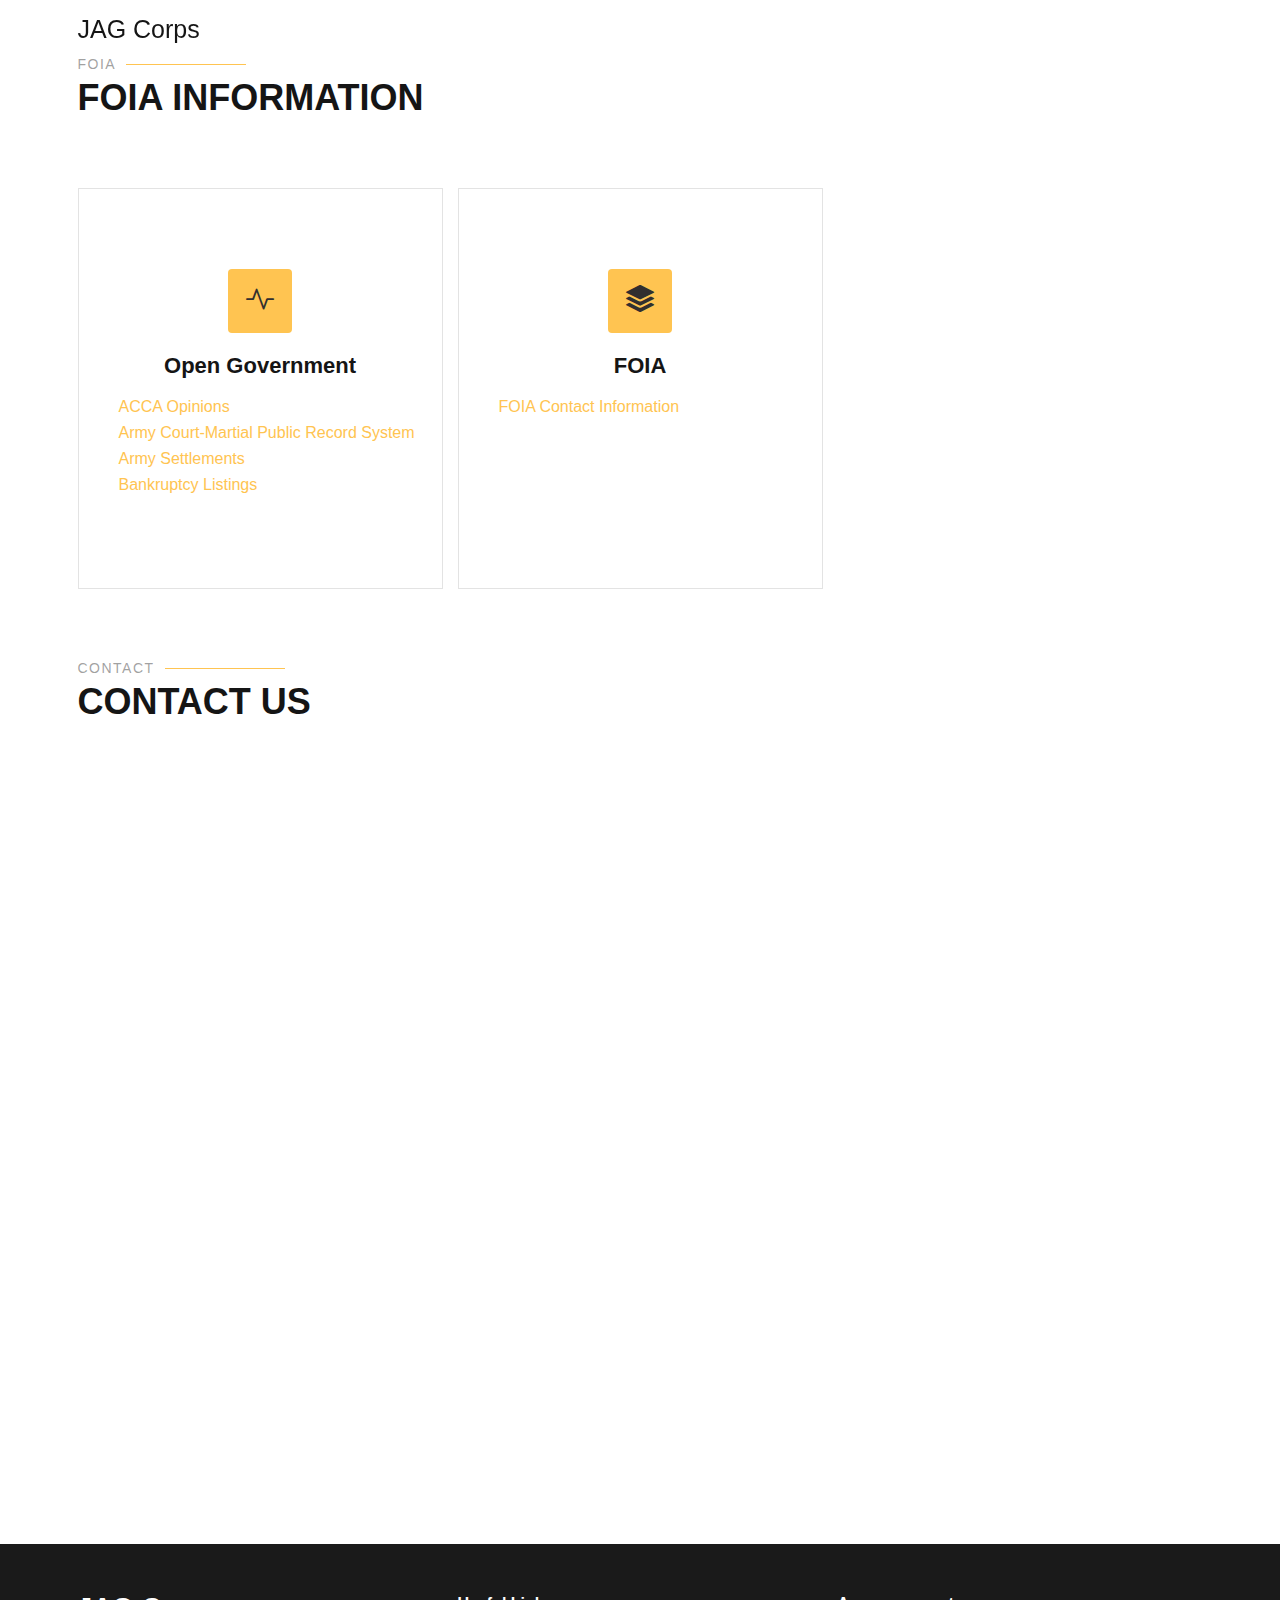
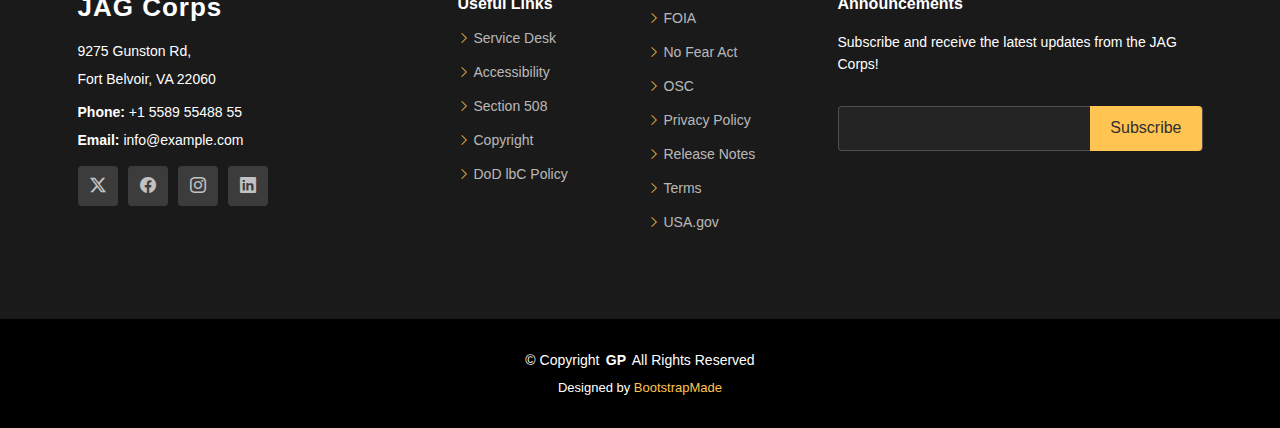
<file: foia.html>
<!DOCTYPE html>
<html lang="en">

<head>
  <meta charset="utf-8">
  <meta content="width=device-width, initial-scale=1.0" name="viewport">
  <title>Index - Gp Bootstrap Template</title>
  <meta content="" name="description">
  <meta content="" name="keywords">

  <!-- Favicons -->
  <link href="assets/img/favicon.png" rel="icon">
  <link href="assets/img/apple-touch-icon.png" rel="apple-touch-icon">

  <!-- Fonts -->
  <link href="https://fonts.googleapis.com" rel="preconnect">
  <link href="https://fonts.gstatic.com" rel="preconnect" crossorigin>
  <link
    href="https://fonts.googleapis.com/css2?family=Roboto:ital,wght@0,100;0,300;0,400;0,500;0,700;0,900;1,100;1,300;1,400;1,500;1,700;1,900&family=Poppins:ital,wght@0,100;0,200;0,300;0,400;0,500;0,600;0,700;0,800;0,900;1,100;1,200;1,300;1,400;1,500;1,600;1,700;1,800;1,900&family=Raleway:ital,wght@0,100;0,200;0,300;0,400;0,500;0,600;0,700;0,800;0,900;1,100;1,200;1,300;1,400;1,500;1,600;1,700;1,800;1,900&display=swap"
    rel="stylesheet">

  <!-- Vendor CSS Files -->
  <link href="assets/vendor/bootstrap/css/bootstrap.min.css" rel="stylesheet">
  <link href="assets/vendor/bootstrap-icons/bootstrap-icons.css" rel="stylesheet">
  <link href="assets/vendor/aos/aos.css" rel="stylesheet">
  <link href="assets/vendor/swiper/swiper-bundle.min.css" rel="stylesheet">
  <link href="assets/vendor/glightbox/css/glightbox.min.css" rel="stylesheet">

  <!-- Main CSS File -->
  <link href="assets/css/main.css" rel="stylesheet">

  <!-- =======================================================
  * Template Name: Gp
  * Template URL: https://bootstrapmade.com/gp-free-multipurpose-html-bootstrap-template/
  * Updated: Jun 14 2024 with Bootstrap v5.3.3
  * Author: BootstrapMade.com
  * License: https://bootstrapmade.com/license/
  ======================================================== -->
</head>

<body class="index-page">

  <header id="header" class="header d-flex align-items-center fixed-top">
    <div class="container-fluid container-xl position-relative d-flex align-items-center justify-content-between">

      <a href="index.html" class="logo d-flex align-items-center me-auto me-lg-0">
        <!-- Uncomment the line below if you also wish to use an image logo -->
        <!-- <img src="assets/img/logo.png" alt=""> -->
        <h1 class="sitename">JAG Corps</h1>
        <!-- <span></span> -->
      </a>

      <nav id="navmenu" class="navmenu">
        <ul>
            <!-- The Home link had class="active" -->
          <li><a href="./index.html">Home<br></a></li>
          <li><a href="https://www.jagcnet.army.mil/Sites/jagc.nsf/help.xsp" target="_blank">Help</a></li>
          <li><a href="https://www.jagcnet.army.mil/Sites/jagc.nsf/homeContent.xsp?documentId=218620BDB3FCBE65852587F70061B77F" target="_blank">Contact</a></li>
          <li><a href="https://www.army.mil/" target="_blank">U.S Army</a></li>
          <li><a href="https://login.milsuite.mil/?goto=https%3A%2F%2Fwww.milsuite.mil%3A443%2Fbook%2Fcommunity%2Fspaces%2Farmyjag" target="_blank">Milsuite</a></li>
          <!-- <li class="dropdown"><a href="#"><span>Dropdown</span> <i class="bi bi-chevron-down toggle-dropdown"></i></a>
            <ul>
              <li><a href="#">Dropdown 1</a></li>
              <li class="dropdown"><a href="#"><span>Deep Dropdown</span> <i class="bi bi-chevron-down toggle-dropdown"></i></a>
                <ul>
                  <li><a href="#">Deep Dropdown 1</a></li>
                  <li><a href="#">Deep Dropdown 2</a></li>
                  <li><a href="#">Deep Dropdown 3</a></li>
                  <li><a href="#">Deep Dropdown 4</a></li>
                  <li><a href="#">Deep Dropdown 5</a></li>
                </ul>
              </li>
              <li><a href="#">Dropdown 2</a></li>
              <li><a href="#">Dropdown 3</a></li>
              <li><a href="#">Dropdown 4</a></li>
            </ul>
          </li> -->
          <li><a href="#contact">JAGU</a></li>
          <li><a href="#contact">Public Admin Login</a></li>
          <li><a href="#contact">Login to JAGCNet</a></li>
        </ul>
        <i class="mobile-nav-toggle d-xl-none bi bi-list"></i>
      </nav>

      <!-- <a class="btn-getstarted" href="index.html#about">Get Started</a> -->

    </div>
  </header>

  <main class="main">

    <!-- Services Section -->
    <section id="services" class="services section">

      <!-- Section Title -->
      <div class="container section-title" data-aos="fade-up">
        <h2>FOIA</h2>
        <p>FOIA Information</p>
      </div><!-- End Section Title -->

      <div class="container">

        <div class="row gy-4">

          <div class="col-lg-4 col-md-6" data-aos="fade-up" data-aos-delay="100">
            <div class="service-item position-relative">
              <div class="icon">
                <i class="bi bi-activity"></i>
              </div>
              <!-- <a href="#" target="_blank" class="stretched-link">
                <h3>U.S. Army Trial Judiciary</h3>
              </a> -->
              <h3>Open Government</h3>
              <ul class="court">
                <li class="court-li"><a href="https://www.jagcnet.army.mil/ACCALibrary/cases/opinions/OC" target="_blank">ACCA Opinions</a></li>
                <li class="court-li"><a href="https://www.jagcnet.army.mil/ACMPRS" target="_blank">Army Court-Martial Public Record System</a></li>
                <li class="court-li"><a href="https://www.jagcnet.army.mil/Sites/JAGC.nsf/homeContent.xsp?open&documentId=81636D4A779CAD71852588D3004C6990" target="_blank">Army Settlements</a></li>
                <li class="court-li"><a href="https://www.jagcnet.army.mil/Bankruptcy" target="_blank">Bankruptcy Listings</a></li>
              </ul>
            </div>
          </div><!-- End Service Item -->

          <div class="col-lg-4 col-md-6" data-aos="fade-up" data-aos-delay="200">
            <div class="service-item position-relative">
              <div class="icon">
                <!-- <i class="bi bi-broadcast"></i> -->
                <i class="bi bi-stack"></i>
              </div>
              <!-- <a href="#" target="_blank" class="stretched-link">
                <h3>U.S. Army Court of Criminal Appeals</h3>
              </a> -->
              <h3>FOIA</h3>
             <ul class="court">
              <li class="court-li"><a href="https://www.jagcnet.army.mil/FOIA" target="_blank">FOIA Contact Information</a></li>
             </ul>
            </div>
          </div><!-- End Service Item -->

          

          

  

  
    
    <!-- Contact Section -->
    <section id="contact" class="contact section">

      <!-- Section Title -->
      <div class="container section-title" data-aos="fade-up">
        <h2>Contact</h2>
        <p>Contact Us</p>
      </div><!-- End Section Title -->

      <div class="container" data-aos="fade-up" data-aos-delay="100">

        <div class="mb-5" data-aos="fade-up" data-aos-delay="200">
          <iframe
            src="https://www.google.com/maps/embed?pb=!1m18!1m12!1m3!1d3113.515745473493!2d-77.15207932244438!3d38.70596647176553!2m3!1f0!2f0!3f0!3m2!1i1024!2i768!4f13.1!3m3!1m2!1s0x89b7ac882681f607%3A0x4f75fe2b1d6e60b8!2s9275%20Gunston%20Rd%2C%20Fort%20Belvoir%2C%20VA%2022060!5e0!3m2!1sen!2sus!4v1718736916093!5m2!1sen!2sus"
            width="100%" height="270" style="border:0;" allowfullscreen="" loading="lazy"
            referrerpolicy="no-referrer-when-downgrade"></iframe>
        </div><!-- End Google Maps -->

        <div class="row gy-4">

          <div class="col-lg-4">
            <div class="info-item d-flex" data-aos="fade-up" data-aos-delay="300">
              <i class="bi bi-geo-alt flex-shrink-0"></i>
              <div>
                <h3>Address</h3>
                <p>9275 Gunston Rd, Fort Belvoir, VA 22060</p>
              </div>
            </div><!-- End Info Item -->

            <div class="info-item d-flex" data-aos="fade-up" data-aos-delay="400">
              <i class="bi bi-telephone flex-shrink-0"></i>
              <div>
                <h3>Call Us</h3>
                <p>+1 5589 55488 55</p>
              </div>
            </div><!-- End Info Item -->

            <div class="info-item d-flex" data-aos="fade-up" data-aos-delay="500">
              <i class="bi bi-envelope flex-shrink-0"></i>
              <div>
                <h3>Email Us</h3>
                <p>info@example.com</p>
              </div>
            </div><!-- End Info Item -->

          </div>

          <div class="col-lg-8">
            <form action="forms/contact.php" method="post" class="php-email-form" data-aos="fade-up"
              data-aos-delay="200">
              <div class="row gy-4">

                <div class="col-md-6">
                  <input type="text" name="name" class="form-control" placeholder="Your Name" required="">
                </div>

                <div class="col-md-6 ">
                  <input type="email" class="form-control" name="email" placeholder="Your Email" required="">
                </div>

                <div class="col-md-12">
                  <input type="text" class="form-control" name="subject" placeholder="Subject" required="">
                </div>

                <div class="col-md-12">
                  <textarea class="form-control" name="message" rows="6" placeholder="Message" required=""></textarea>
                </div>

                <div class="col-md-12 text-center">
                  <div class="loading">Loading</div>
                  <div class="error-message"></div>
                  <div class="sent-message">Your message has been sent. Thank you!</div>

                  <button type="submit">Send Message</button>
                </div>

              </div>
            </form>
          </div><!-- End Contact Form -->

        </div>

      </div>

    </section><!-- /Contact Section -->

  </main>

  <footer id="footer" class="footer">

    <div class="footer-top">
      <div class="container">
        <div class="row gy-4">
          <div class="col-lg-4 col-md-6 footer-about">
            <a href="index.html" class="logo d-flex align-items-center">
              <span class="sitename">JAG Corps</span>
            </a>
            <div class="footer-contact pt-3">
              <p>9275 Gunston Rd, </p>
              <p>Fort Belvoir, VA 22060</p>
              <p class="mt-3"><strong>Phone:</strong> <span>+1 5589 55488 55</span></p>
              <p><strong>Email:</strong> <span>info@example.com</span></p>
            </div>
            <div class="social-links d-flex mt-4">
              <a href=""><i class="bi bi-twitter-x"></i></a>
              <a href=""><i class="bi bi-facebook"></i></a>
              <a href=""><i class="bi bi-instagram"></i></a>
              <a href=""><i class="bi bi-linkedin"></i></a>
            </div>
          </div>

          <div class="col-lg-2 col-md-3 footer-links">
            <h4>Useful Links</h4>
            <ul>
              <li><i class="bi bi-chevron-right"></i> <a
                  href="https://www.jagcnet.army.mil/Sites/jagc.nsf/homeContent.xsp?documentId=218620BDB3FCBE65852587F70061B77F"
                  target="_blank"> Service Desk</a></li>
              <li><i class="bi bi-chevron-right"></i> <a href="https://www.army.mil/armyequityandinclusion#org-accessibility"
                  target="_blank"> Accessibility</a></li>
              <li><i class="bi bi-chevron-right"></i> <a href="https://dodcio.defense.gov/DoDSection508/Std_Stmt.aspx"
                  target="_blank"> Section 508</a></li>
              <li><i class="bi bi-chevron-right"></i> <a href="https://www.jagcnet.army.mil/Sites/JAGC.nsf/footerContent.xsp"
                  target="_blank"> Copyright</a></li>
              <li><i class="bi bi-chevron-right"></i> <a href="https://dodcio.defense.gov/DoD-Web-Policy/" target="_blank"> DoD lbC
                  Policy</a></li>
            </ul>
          </div>

          <div class="col-lg-2 col-md-3 footer-links">
            <h4></h4>
            <ul>
              <li><i class="bi bi-chevron-right"></i> <a href="https://www.jagcnet.army.mil/Sites/JAGC.nsf/footerContent.xsp"
                  target="_blank"> FOIA</a></li>
              <li><i class="bi bi-chevron-right"></i> <a href="https://www.army.mil/article/236698" target="_blank"> No Fear Act</a>
              </li>
              <li><i class="bi bi-chevron-right"></i> <a href="https://osc.gov/Pages/About.aspx" target="_blank"> OSC</a></li>
              <li><i class="bi bi-chevron-right"></i> <a href="https://www.jagcnet.army.mil/Sites/JAGC.nsf/footerContent.xsp"
                  target="_blank"> Privacy Policy</a></li>
              <li><i class="bi bi-chevron-right"></i> <a href="https://www.jagcnet.army.mil/Sites/JAGC.nsf/footerContent.xsp"
                  target="_blank"> Release Notes</a></li>
              <li><i class="bi bi-chevron-right"></i> <a href="https://www.jagcnet.army.mil/Sites/JAGC.nsf/footerContent.xsp"
                  target="_blank"> Terms</a></li>
              <li><i class="bi bi-chevron-right"></i> <a href="https://www.usa.gov/" target="_blank"> USA.gov</a></li>
            </ul>
          </div>

          <div class="col-lg-4 col-md-12 footer-newsletter">
            <h4>Announcements</h4>
            <p>Subscribe and receive the latest updates from the JAG Corps!</p>
            <form action="forms/newsletter.php" method="post" class="php-email-form">
              <div class="newsletter-form"><input type="email" name="email"><input type="submit" value="Subscribe">
              </div>
              <div class="loading">Loading</div>
              <div class="error-message"></div>
              <div class="sent-message">Your subscription request has been sent. Thank you!</div>
            </form>
          </div>

        </div>
      </div>
    </div>

    <div class="copyright">
      <div class="container text-center">
        <p>© <span>Copyright</span> <strong class="px-1 sitename">GP</strong> <span>All Rights Reserved</span></p>
        <div class="credits">
          <!-- All the links in the footer should remain intact. -->
          <!-- You can delete the links only if you've purchased the pro version. -->
          <!-- Licensing information: https://bootstrapmade.com/license/ -->
          <!-- Purchase the pro version with working PHP/AJAX contact form: [buy-url] -->
          Designed by <a href="https://bootstrapmade.com/">BootstrapMade</a>
        </div>
      </div>
    </div>

  </footer>

  <!-- Scroll Top -->
  <a href="#" id="scroll-top" class="scroll-top d-flex align-items-center justify-content-center"><i
      class="bi bi-arrow-up-short"></i></a>

  <!-- Preloader -->
  <div id="preloader"></div>

  <!-- Vendor JS Files -->
  <script src="assets/vendor/bootstrap/js/bootstrap.bundle.min.js"></script>
  <script src="assets/vendor/php-email-form/validate.js"></script>
  <script src="assets/vendor/aos/aos.js"></script>
  <script src="assets/vendor/swiper/swiper-bundle.min.js"></script>
  <script src="assets/vendor/glightbox/js/glightbox.min.js"></script>
  <script src="assets/vendor/imagesloaded/imagesloaded.pkgd.min.js"></script>
  <script src="assets/vendor/isotope-layout/isotope.pkgd.min.js"></script>
  <script src="assets/vendor/purecounter/purecounter_vanilla.js"></script>

  <!-- Main JS File -->
  <script src="assets/js/main.js"></script>

</body>

</html>
</file>
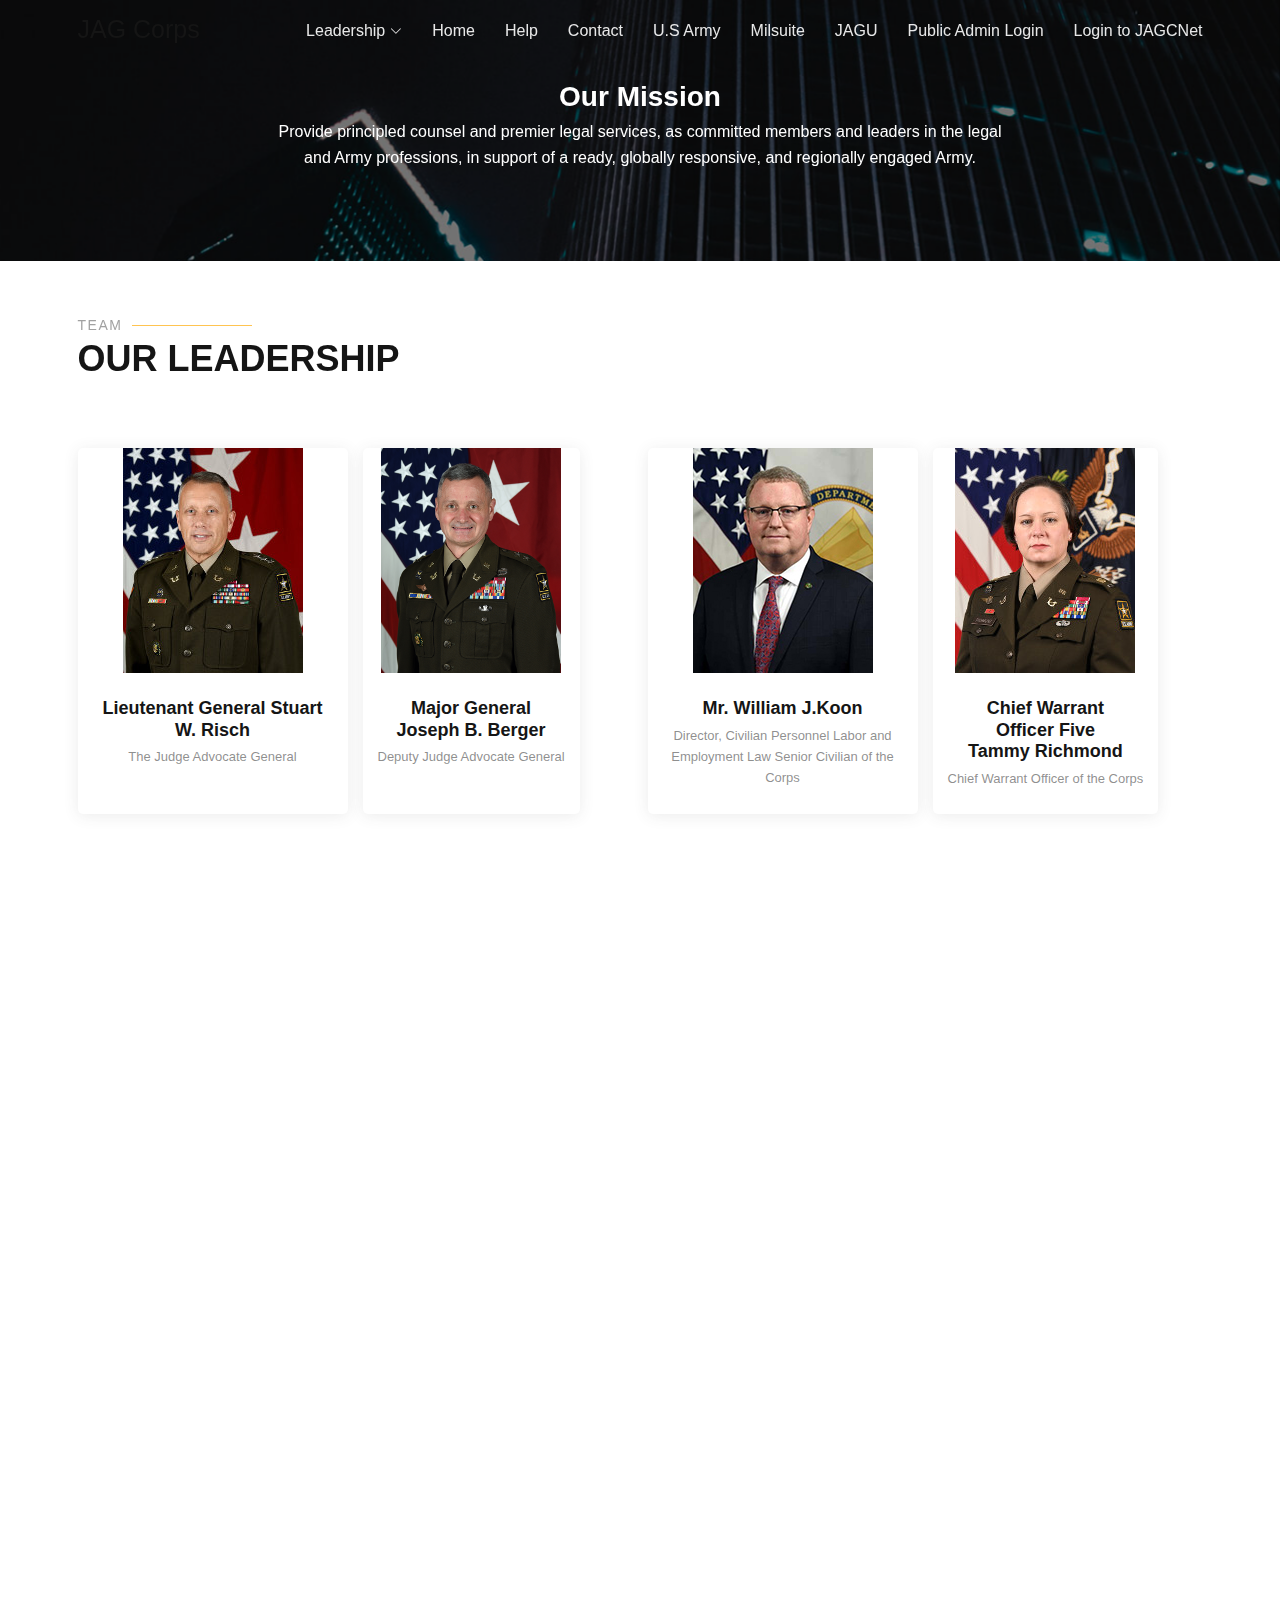
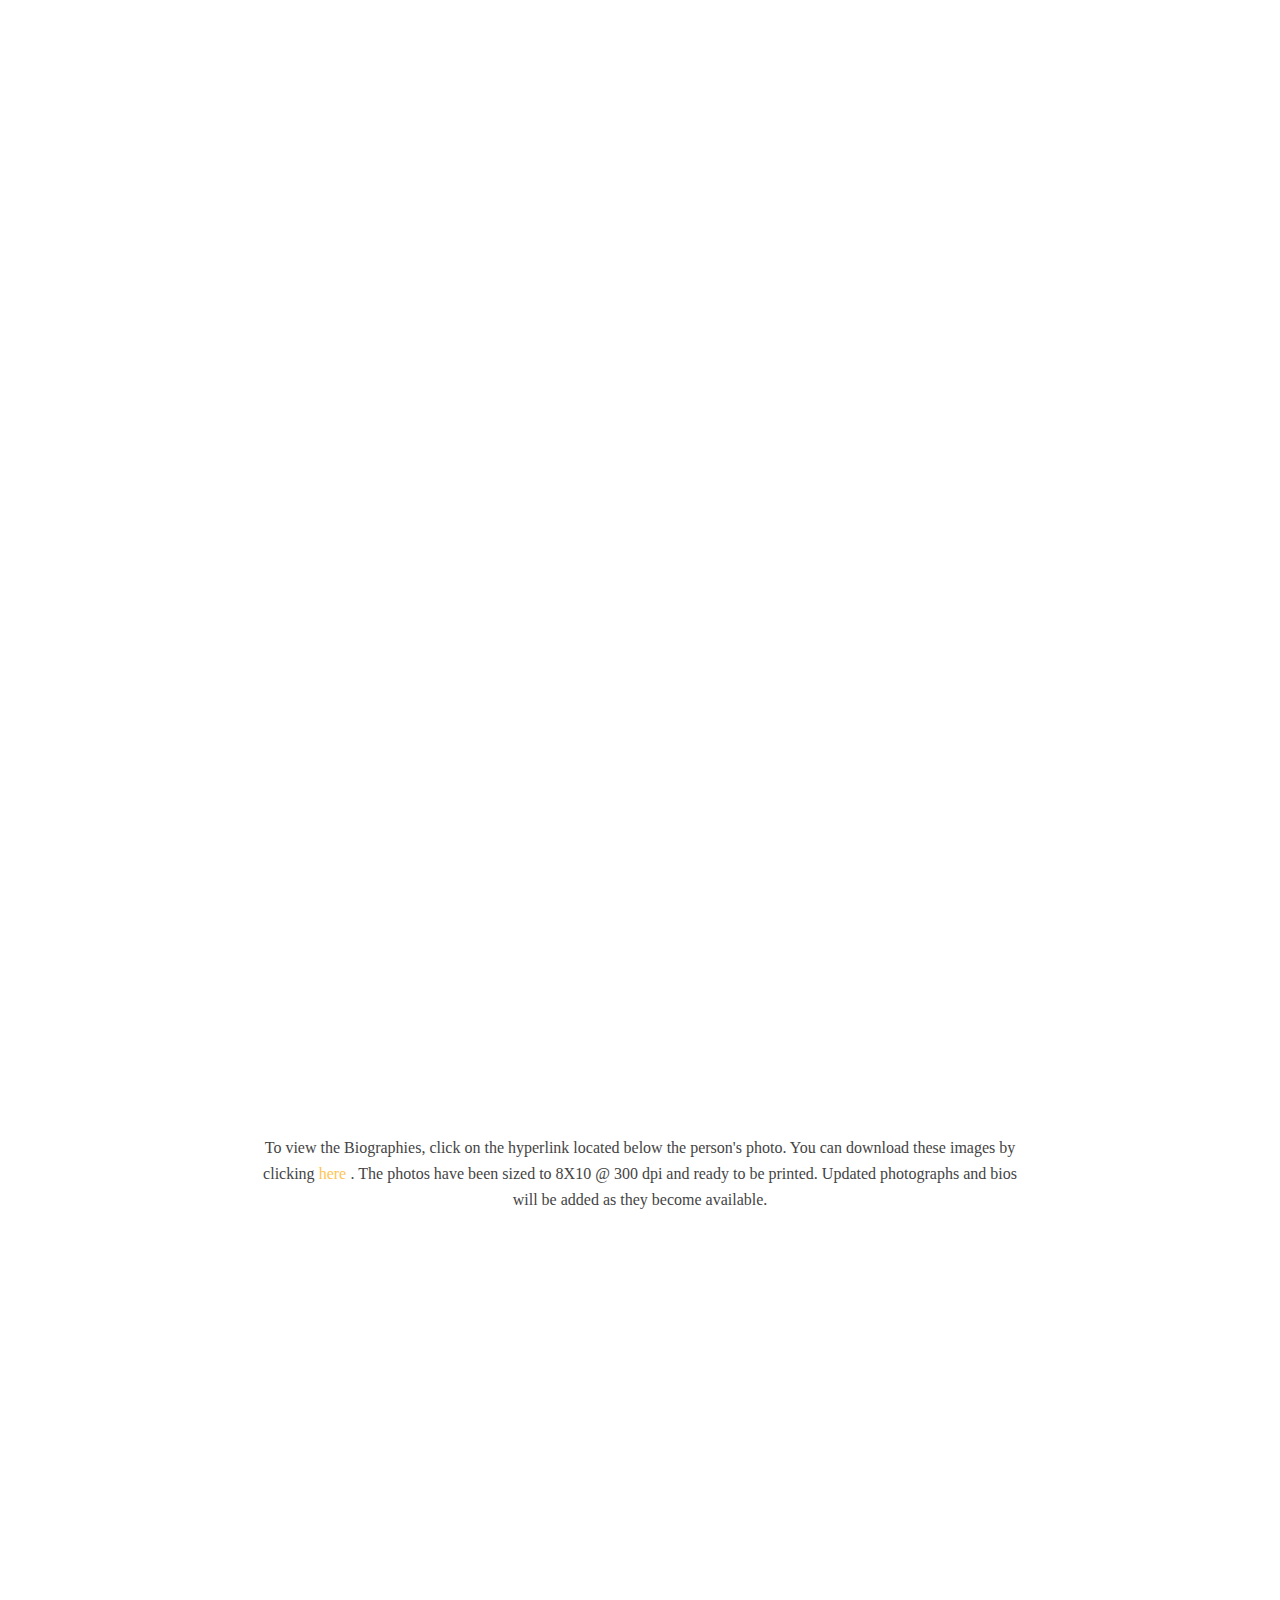
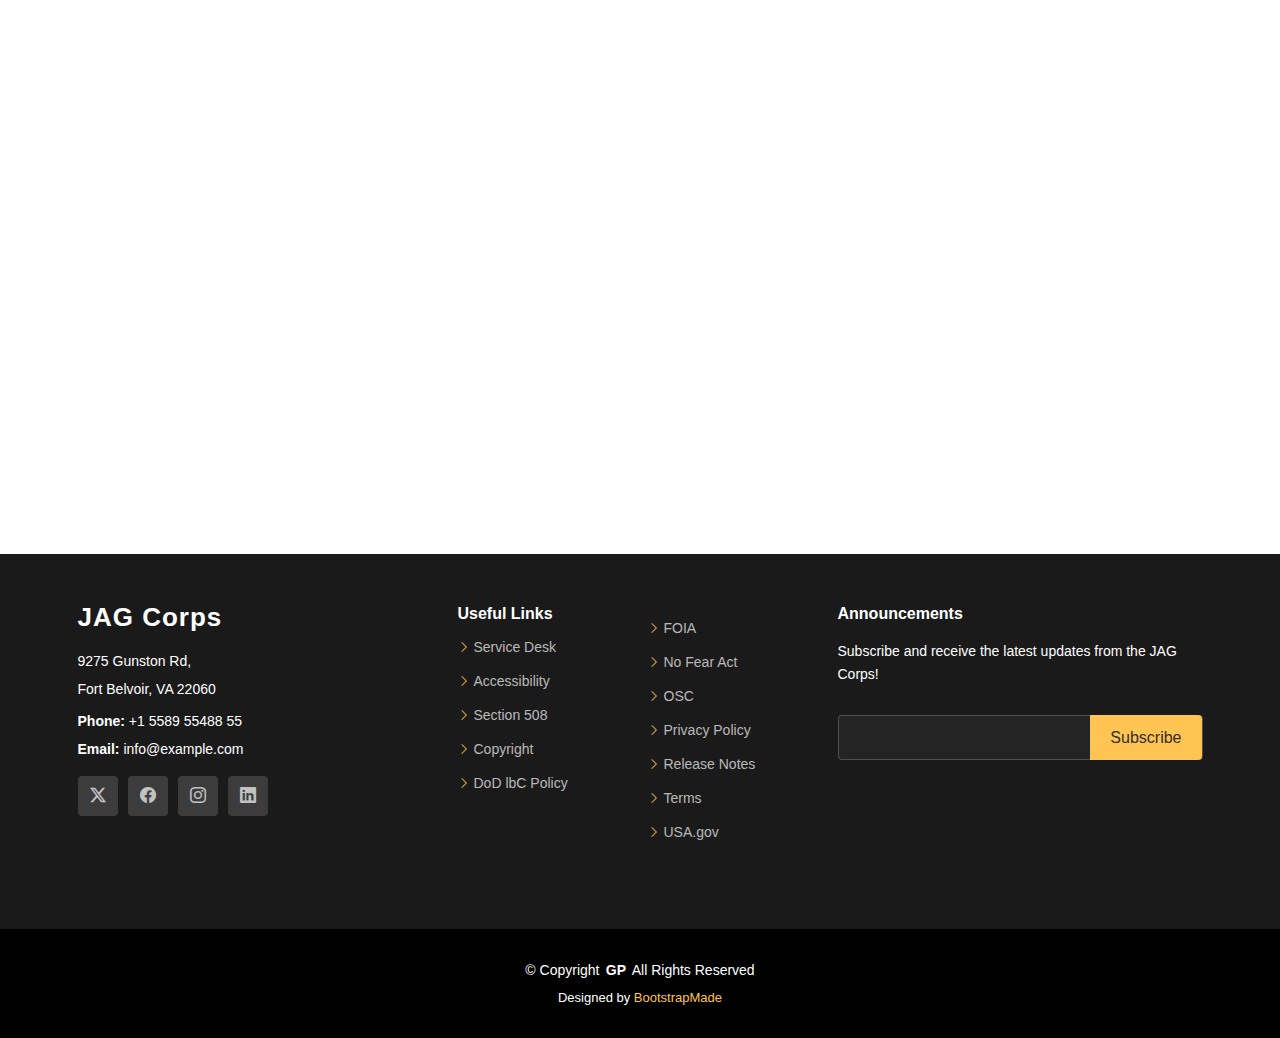
<file: leader.html>
<!DOCTYPE html>
<html lang="en">

<head>
  <meta charset="utf-8">
  <meta content="width=device-width, initial-scale=1.0" name="viewport">
  <title>Index - Gp Bootstrap Template</title>
  <meta content="" name="description">
  <meta content="" name="keywords">

  <!-- Favicons -->
  <link href="assets/img/favicon.png" rel="icon">
  <link href="assets/img/apple-touch-icon.png" rel="apple-touch-icon">

  <!-- Fonts -->
  <link href="https://fonts.googleapis.com" rel="preconnect">
  <link href="https://fonts.gstatic.com" rel="preconnect" crossorigin>
  <link
    href="https://fonts.googleapis.com/css2?family=Roboto:ital,wght@0,100;0,300;0,400;0,500;0,700;0,900;1,100;1,300;1,400;1,500;1,700;1,900&family=Poppins:ital,wght@0,100;0,200;0,300;0,400;0,500;0,600;0,700;0,800;0,900;1,100;1,200;1,300;1,400;1,500;1,600;1,700;1,800;1,900&family=Raleway:ital,wght@0,100;0,200;0,300;0,400;0,500;0,600;0,700;0,800;0,900;1,100;1,200;1,300;1,400;1,500;1,600;1,700;1,800;1,900&display=swap"
    rel="stylesheet">

  <!-- Vendor CSS Files -->
  <link href="assets/vendor/bootstrap/css/bootstrap.min.css" rel="stylesheet">
  <link href="assets/vendor/bootstrap-icons/bootstrap-icons.css" rel="stylesheet">
  <link href="assets/vendor/aos/aos.css" rel="stylesheet">
  <link href="assets/vendor/swiper/swiper-bundle.min.css" rel="stylesheet">
  <link href="assets/vendor/glightbox/css/glightbox.min.css" rel="stylesheet">

  <!-- Main CSS File -->
  <link href="assets/css/main.css" rel="stylesheet">

  <!-- =======================================================
  * Template Name: Gp
  * Template URL: https://bootstrapmade.com/gp-free-multipurpose-html-bootstrap-template/
  * Updated: Jun 14 2024 with Bootstrap v5.3.3
  * Author: BootstrapMade.com
  * License: https://bootstrapmade.com/license/
  ======================================================== -->
</head>

<body class="index-page">

  <header id="header" class="header d-flex align-items-center fixed-top">
    <div class="container-fluid container-xl position-relative d-flex align-items-center justify-content-between">

      <a href="index.html" class="logo d-flex align-items-center me-auto me-lg-0">
        <!-- Uncomment the line below if you also wish to use an image logo -->
        <!-- <img src="assets/img/logo.png" alt=""> -->
        <h1 class="sitename">JAG Corps</h1>
        <!-- <span>Leadership</span> -->
      </a>

      <nav id="navmenu" class="navmenu">
        <ul>
          <li class="dropdown"><a href="#"><span>Leadership</span> <i
                class="bi bi-chevron-down toggle-dropdown"></i></a>
            <ul>
              <li><a href="#">JAG Corps Vision</a></li>
              <li><a href="#">JAG Corps Strategy</a></li>
              <li><a href="https://www.jagcnet.army.mil/Sites/jagc.nsf/91EFF120637EC24D85257DB7005D879C/$File/JAGC%20Poster%202014.pdf" target="_blank">JAGC Poster</a></li>
              <li><a href="https://www.jagcnet.army.mil/Sites/JAGC.nsf/46DCA0CA1EE75266852586C5004A681F/$File/US%20Army%20JAG%20Corps%20Four%20Constants%20Smart%20Card.pdf" target="_blank">US Army JAG Corps Four "Constants" Smart Card</a></li>
              <li class="dropdown"><a href="#"><span>Organizations</span> <i
                    class="bi bi-chevron-down toggle-dropdown"></i></a>
                <ul>
                  <li><a href="https://www.jagcnet.army.mil/Sites/JAGC.nsf/homeContent.xsp?open&documentId=7A2BDED61356AFAC852579F400662B36" target="_blank">Reserve Army Office Legal Websites</a></li>
                </ul>
              </li>
              <li class="dropdown"><a href="#"><span>Resources</span> <i
                    class="bi bi-chevron-down toggle-dropdown"></i></a>
                <ul>
                  <li><a href="#">Army OneSource</a></li>
                  <li><a href="#">Army Knowledge Online</a></li>
                  <li><a href="https://login.milsuite.mil/?goto=https%3A%2F%2Fwww.milsuite.mil%3A443%2F" target="_blank">MilSuite</a></li>
                </ul>
              </li>
              <li class="dropdown"><a href="#"><span>In Memoriam</span> <i
                    class="bi bi-chevron-down toggle-dropdown"></i></a>
                <ul>
                  <li><a href="https://www.jagcnet.army.mil/Sites/JAGC.nsf/inMemoriam.xsp" target="_blank">Memoriam</a></li>
                </ul>
              </li>

            </ul>
          </li>
          <!-- The Home link had class="active" -->
          <li><a href="./index.html">Home<br></a></li>
          <li><a href="https://www.jagcnet.army.mil/Sites/jagc.nsf/help.xsp" target="_blank">Help</a></li>
          <li><a
              href="https://www.jagcnet.army.mil/Sites/jagc.nsf/homeContent.xsp?documentId=218620BDB3FCBE65852587F70061B77F"
              target="_blank">Contact</a></li>
          <li><a href="https://www.army.mil/" target="_blank">U.S Army</a></li>
          <li><a
              href="https://login.milsuite.mil/?goto=https%3A%2F%2Fwww.milsuite.mil%3A443%2Fbook%2Fcommunity%2Fspaces%2Farmyjag"
              target="_blank">Milsuite</a></li>
          <li><a href="#contact">JAGU</a></li>

          <li><a href="#contact">Public Admin Login</a></li>
          <li><a href="#contact">Login to JAGCNet</a></li>
        </ul>
        <i class="mobile-nav-toggle d-xl-none bi bi-list"></i>
      </nav>



    </div>
  </header>

  <main class="main">



    <!-- Call To Action Section -->
    <section id="call-to-action" class="call-to-action section">

      <img src="assets/img/cta-bg.jpg" alt="">

      <div class="container">
        <div class="row justify-content-center" data-aos="zoom-in" data-aos-delay="100">
          <div class="col-xl-10">
            <div class="text-center">
              <h3>Our Mission</h3>
              <p>Provide principled counsel and premier legal services, as committed members and leaders in the
                legal<br> and Army
                professions, in support of a ready, globally responsive, and regionally engaged Army.</p>
              <!-- <a class="cta-btn" href="#">Apply</a> -->
            </div>

          </div>
        </div>
      </div>

    </section>
    <!-- /Call To Action Section -->
    <!-- Team Section -->
    <section id="team" class="team section">

      <!-- Section Title -->
      <div class="container section-title" data-aos="fade-up">
        <h2>Team</h2>
        <p>our Leadership</p>
      </div><!-- End Section Title -->

      <div class="container">

        <div class="row gy-4">

          <div class="col-lg-3 col-md-6 d-flex align-items-stretch" data-aos="fade-up" data-aos-delay="100">
            <div class="team-member">
              <div class="member-img">
                <img style="max-width: 100%; height: auto;" src="assets/img/LTGRisch180x225_1626791800154.jpeg"
                  class="img-fluid" alt="">
                <!-- <div class="social">
                <a href=""><i class="bi bi-twitter-x"></i></a>
                <a href=""><i class="bi bi-facebook"></i></a>
                <a href=""><i class="bi bi-instagram"></i></a>
                <a href=""><i class="bi bi-linkedin"></i></a>
              </div> -->
              </div>
              <div class="member-info">
                <a href="https://www.jagcnet.army.mil/Sites/JAGC.nsf/99941CA9F1A053B18525871800499DD4/$File/LTG_Risch_Stuart_Bio-20210722.pdf" target="_blank">
                  <h4>Lieutenant General Stuart W. Risch</h4>
                </a>
                <a href="https://www.jagcnet.army.mil/Sites/JAGC.nsf/99941CA9F1A053B18525871800499DD4/$File/LTG_Risch_Stuart_Bio-20210722.pdf" target="_blank"><span>The Judge Advocate General</span></a>
              </div>
            </div>
          </div><!-- End Team Member -->

          <div class="col-lg-3 col-md-6 d-flex align-items-stretch" data-aos="fade-up" data-aos-delay="200">
            <div class="team-member">
              <div class="member-img">
                <img style="max-width: 100%; height: auto;" src="assets/img/MGBerger180x225_1627562453497.png"
                  class="img-fluid" alt="">
                <!-- <div class="social">
                <a href=""><i class="bi bi-twitter-x"></i></a>
                <a href=""><i class="bi bi-facebook"></i></a>
                <a href=""><i class="bi bi-instagram"></i></a>
                <a href=""><i class="bi bi-linkedin"></i></a>
              </div> -->
              </div>
              <div class="member-info">
                <a href="https://www.jagcnet.army.mil/Sites/JAGC.nsf/CA5732DA933C2B5D8525872100458AAA/$File/MG_Berger_Joseph_Bio-20210726.pdf" target="_blank">
                  <h4>Major General <br> Joseph B. Berger</h4>
                </a>
                <a href="https://www.jagcnet.army.mil/Sites/JAGC.nsf/CA5732DA933C2B5D8525872100458AAA/$File/MG_Berger_Joseph_Bio-20210726.pdf" target="_blank"><span>Deputy Judge Advocate General</span></a>
              </div>
            </div>
          </div><!-- End Team Member -->

          <div class="col-lg-3 col-md-6 d-flex align-items-stretch" data-aos="fade-up" data-aos-delay="300">
            <div class="team-member">
              <div class="member-img">
                <img src="assets/img/Koon180x225_1626791821472.jpeg" class="img-fluid" alt="">
                <!-- <div class="social">
                <a href=""><i class="bi bi-twitter-x"></i></a>
                <a href=""><i class="bi bi-facebook"></i></a>
                <a href=""><i class="bi bi-instagram"></i></a>
                <a href=""><i class="bi bi-linkedin"></i></a>
              </div> -->
              </div>
              <div class="member-info">
                <a href="https://www.jagcnet.army.mil/Sites/jagc.nsf/528CEE10D3E3CA20852584A9006E57DF/$File/Koon%20-%20Bio%20-%20SES%20-%2020191101.pdf" target="_blank">
                  <h4>Mr. William J.Koon</h4>
                </a>
                <a href="https://www.jagcnet.army.mil/Sites/jagc.nsf/528CEE10D3E3CA20852584A9006E57DF/$File/Koon%20-%20Bio%20-%20SES%20-%2020191101.pdf" target="_blank"><span>Director, Civilian Personnel Labor and Employment Law Senior Civilian of the Corps</span></a>
                
              </div>
            </div>
          </div><!-- End Team Member -->

          <div class="col-lg-3 col-md-6 d-flex align-items-stretch" data-aos="fade-up" data-aos-delay="200">
            <div class="team-member">
              <div class="member-img">
                <img style="max-width: 100%; height: auto;"
                  src="assets/img/CW5Richmond_Official180x225_1661278397872.jpeg" class="img-fluid" alt="">
                <!-- <div class="social">
                            <a href=""><i class="bi bi-twitter-x"></i></a>
                            <a href=""><i class="bi bi-facebook"></i></a>
                            <a href=""><i class="bi bi-instagram"></i></a>
                            <a href=""><i class="bi bi-linkedin"></i></a>
                          </div> -->
              </div>
              <div class="member-info">
                <a href="https://www.jagcnet.army.mil/Sites/JAGC.nsf/1FD0090A51DAB008852588A70063DA22/$file/CW5_Richmond_Bio-20220823.pdf" target="_blank">
                  <h4>Chief Warrant <br> Officer Five <br> Tammy Richmond </h4>
                </a>
                <a href="https://www.jagcnet.army.mil/Sites/JAGC.nsf/1FD0090A51DAB008852588A70063DA22/$file/CW5_Richmond_Bio-20220823.pdf" target="_blank"><span>Chief Warrant Officer of the Corps</span></a>
              </div>
            </div>
          </div><!-- End Team Member -->

          <div class="col-lg-3 col-md-6 d-flex align-items-stretch" data-aos="fade-up" data-aos-delay="200">
            <div class="team-member">
              <div class="member-img">
                <img style="max-width: 100%; height: auto;" src="assets/img/Bostic180x225.jpeg" class="img-fluid"
                  alt="">
                <!-- <div class="social">
                            <a href=""><i class="bi bi-twitter-x"></i></a>
                            <a href=""><i class="bi bi-facebook"></i></a>
                            <a href=""><i class="bi bi-instagram"></i></a>
                            <a href=""><i class="bi bi-linkedin"></i></a>
                          </div> -->
              </div>
              <div class="member-info">
                <a href="https://www.jagcnet.army.mil/sites/jagc.nsf/732E4C4C45852EB685258783004C7CCF/$File/Bostic%20RCSM%20Bio%20Photo%20Initial%20%2827%20Oct%2021%29.pdf" target="_blank">
                  <h4>Command Sergeant Major
                    Michael J. Bostic</h4>
                </a>
                <a href="https://www.jagcnet.army.mil/sites/jagc.nsf/732E4C4C45852EB685258783004C7CCF/$File/Bostic%20RCSM%20Bio%20Photo%20Initial%20%2827%20Oct%2021%29.pdf" target="_blank"><span>Regimental Command Sergeant Major
                  </span></a>
              </div> 
            </div>
          </div><!-- End Team Member -->
          
          <div class="col-lg-3 col-md-6 d-flex align-items-stretch" data-aos="fade-up" data-aos-delay="200">
            <div class="team-member">
              <div class="member-img">
                <img style="max-width: 100%; height: auto;" src="assets/img/Smawley180x225_.jpeg" class="img-fluid"
                  alt="">
                <!-- <div class="social">
                            <a href=""><i class="bi bi-twitter-x"></i></a>
                            <a href=""><i class="bi bi-facebook"></i></a>
                            <a href=""><i class="bi bi-instagram"></i></a>
                            <a href=""><i class="bi bi-linkedin"></i></a>
                          </div> -->
              </div>
              <div class="member-info">
                <a href="https://www.jagcnet.army.mil/Sites/jagc.nsf/8BF95B6B93648299852587330065AF29/$File/BG%20Smawley%20Bio%2011%20MAR%2022.pdf" target="_blank">
                  <h4>Brigadier General George R Smawley</h4>
                </a>
                <a href="https://www.jagcnet.army.mil/Sites/jagc.nsf/8BF95B6B93648299852587330065AF29/$File/BG%20Smawley%20Bio%2011%20MAR%2022.pdf" target="_blank"><span>Commander, United States Army Legal Services Agency and Chief Judge, U.S. Army Court of Criminal Appeal
                  </span></a>
              </div> 
            </div>
          </div><!-- End Team Member -->

          <div class="col-lg-3 col-md-6 d-flex align-items-stretch" data-aos="fade-up" data-aos-delay="200">
            <div class="team-member">
              <div class="member-img">
                <img style="max-width: 100%; height: auto;" src="assets/img/BGMendelson180x225_.jpeg" class="img-fluid"
                  alt="">
                <!-- <div class="social">
                            <a href=""><i class="bi bi-twitter-x"></i></a>
                            <a href=""><i class="bi bi-facebook"></i></a>
                            <a href=""><i class="bi bi-instagram"></i></a>
                            <a href=""><i class="bi bi-linkedin"></i></a>
                          </div> -->
              </div>
              <div class="member-info">
                <a href="https://www.jagcnet.army.mil/Sites/JAGC.nsf/6890EFC13CD351608525873A00682B19/$File/BG__Mendelson_Bio-20210808.pdf" target="_blank">
                  <h4>Brigadier General David E. Mendelson</h4>
                </a>
                <a href="https://www.jagcnet.army.mil/Sites/JAGC.nsf/6890EFC13CD351608525873A00682B19/$File/BG__Mendelson_Bio-20210808.pdf" target="_blank"><span>Assistant Judge Advocate General for Military Law and Operations
                  </span></a>
              </div> 
            </div>
          </div><!-- End Team Member -->

          <div class="col-lg-3 col-md-6 d-flex align-items-stretch" data-aos="fade-up" data-aos-delay="200">
            <div class="team-member">
              <div class="member-img">
                <img style="max-width: 100%; height: auto;" src="assets/img/BGMartin180x2252022_.jpeg" class="img-fluid"
                  alt="">
                <!-- <div class="social">
                            <a href=""><i class="bi bi-twitter-x"></i></a>
                            <a href=""><i class="bi bi-facebook"></i></a>
                            <a href=""><i class="bi bi-instagram"></i></a>
                            <a href=""><i class="bi bi-linkedin"></i></a>
                          </div> -->
              </div>
              <div class="member-info">
                <a href="https://www.jagcnet.army.mil/Sites/jagc.nsf/1B4D14011A7C352A8525872800418D79/$File/BG%20Martin%20Bio_edited.pdf" target="_blank">
                  <h4>Brigadier General Alison C. Martin</h4>
                </a>
                <a href="https://www.jagcnet.army.mil/Sites/jagc.nsf/1B4D14011A7C352A8525872800418D79/$File/BG%20Martin%20Bio_edited.pdf" target="_blank"><span>Commander <br>
                The Judge Advocate General's Legal Center and School
                  </span></a>
              </div> 
            </div>
          </div><!-- End Team Member -->

          <div class="col-lg-3 col-md-6 d-flex align-items-stretch" data-aos="fade-up" data-aos-delay="200">
            <div class="team-member">
              <div class="member-img">
                <img style="max-width: 100%; height: auto;" src="assets/img/BGDeegan,Michael180x225_.png" class="img-fluid"
                  alt="">
                <!-- <div class="social">
                            <a href=""><i class="bi bi-twitter-x"></i></a>
                            <a href=""><i class="bi bi-facebook"></i></a>
                            <a href=""><i class="bi bi-instagram"></i></a>
                            <a href=""><i class="bi bi-linkedin"></i></a>
                          </div> -->
              </div>
              <div class="member-info">
                <a href="https://www.jagcnet.army.mil/Sites/JAGC.nsf/560BDC43FEB9087A852589DB005A082B/$File/BG%20Deegan%20Michael%20Bio.pdf" target="_blank">
                  <h4>Brigadier General Michael J. Deegan</h4>
                </a>
                <a href="https://www.jagcnet.army.mil/Sites/JAGC.nsf/560BDC43FEB9087A852589DB005A082B/$File/BG%20Deegan%20Michael%20Bio.pdf" target="_blank"><span>Assistant Judge Advocate General for Military Law and Operations (Individual Mobilization Augmentee)
                  </span></a>
              </div> 
            </div>
          </div><!-- End Team Member -->

          <div class="col-lg-3 col-md-6 d-flex align-items-stretch" data-aos="fade-up" data-aos-delay="200">
            <div class="team-member">
              <div class="member-img">
                <img style="max-width: 100%; height: auto;" src="assets/img/Sullivan180x225_.png" class="img-fluid"
                  alt="">
                <!-- <div class="social">
                            <a href=""><i class="bi bi-twitter-x"></i></a>
                            <a href=""><i class="bi bi-facebook"></i></a>
                            <a href=""><i class="bi bi-instagram"></i></a>
                            <a href=""><i class="bi bi-linkedin"></i></a>
                          </div> -->
              </div>
              <div class="member-info">
                <a href="https://www.jagcnet.army.mil/Sites/jagc.nsf/CC8AC7EE936B68FD852587BF006993E4/$File/BIO%20with%20PHOTO%20-%20%20BG%20RONALD%20D.%20SULLIVAN.pdf" target="_blank">
                  <h4>Brigadier General Ronald D. Sullivan</h4>
                </a>
                <a href="https://www.jagcnet.army.mil/Sites/jagc.nsf/CC8AC7EE936B68FD852587BF006993E4/$File/BIO%20with%20PHOTO%20-%20%20BG%20RONALD%20D.%20SULLIVAN.pdf" target="_blank"><span>Chief Judge for U.S. Army Court of Criminal Appeals (Individual Mobilization Augmentee)

                  </span></a>
              </div> 
            </div>
          </div><!-- End Team Member -->

          <div class="col-lg-3 col-md-6 d-flex align-items-stretch" data-aos="fade-up" data-aos-delay="200">
            <div class="team-member">
              <div class="member-img">
                <img style="max-width: 100%; height: auto;" src="assets/img/COLBarrett180x225.png" class="img-fluid"
                  alt="">
                <!-- <div class="social">
                            <a href=""><i class="bi bi-twitter-x"></i></a>
                            <a href=""><i class="bi bi-facebook"></i></a>
                            <a href=""><i class="bi bi-instagram"></i></a>
                            <a href=""><i class="bi bi-linkedin"></i></a>
                          </div> -->
              </div>
              <div class="member-info">
                <a href="https://www.jagcnet.army.mil/Sites/JAGC.nsf/63A36B3D7AC1F0B585258B340044D70E/$File/Acting%20Commander%20BIO%20-%20COL%20David%20G.%20Barrett.pdf" target="_blank">
                  <h4>COL David G. Barrett</h4>
                </a>
                <a href="https://www.jagcnet.army.mil/Sites/JAGC.nsf/63A36B3D7AC1F0B585258B340044D70E/$File/Acting%20Commander%20BIO%20-%20COL%20David%20G.%20Barrett.pdf" target="_blank"><span>Acting Commander
                USAR Legal Command
                  </span></a>
              </div>
            </div>
          </div><!-- End Team Member -->

          

          <div class="col-lg-3 col-md-6 d-flex align-items-stretch" data-aos="fade-up" data-aos-delay="200">
            <div class="team-member">
              <div class="member-img">
                <img style="max-width: 100%; height: auto;" src="assets/img/Young180x225.jpeg" class="img-fluid"
                  alt="">
                <!-- <div class="social">
                            <a href=""><i class="bi bi-twitter-x"></i></a>
                            <a href=""><i class="bi bi-facebook"></i></a>
                            <a href=""><i class="bi bi-instagram"></i></a>
                            <a href=""><i class="bi bi-linkedin"></i></a>
                          </div> -->
              </div>
              <div class="member-info">
                <a href="https://www.jagcnet.army.mil/Sites/jagc.nsf/3CDEDC0BBD8DAA2E8525861500611742/$FILE/Biography-Young-20200607.pdf" target="_blank">
                  <h4>Mr. Charles L. Young</h4>
                </a>
                <a href="https://www.jagcnet.army.mil/Sites/jagc.nsf/3CDEDC0BBD8DAA2E8525861500611742/$FILE/Biography-Young-20200607.pdf" target="_blank"><span>Chief Counsel, National Guard Bureau
                  </span></a>
              </div>
            </div>
          </div><!-- End Team Member -->

          <div class="col-lg-3 col-md-6 d-flex align-items-stretch" data-aos="fade-up" data-aos-delay="200">
            <div class="team-member">
              <div class="member-img">
                <img style="max-width: 100%; height: auto;" src="assets/img/MGChristine_Official_180x225.jpeg" class="img-fluid"
                  alt="">
                <!-- <div class="social">
                            <a href=""><i class="bi bi-twitter-x"></i></a>
                            <a href=""><i class="bi bi-facebook"></i></a>
                            <a href=""><i class="bi bi-instagram"></i></a>
                            <a href=""><i class="bi bi-linkedin"></i></a>
                          </div> -->
              </div>
              <div class="member-info">
                <a href="https://www.jagcnet.army.mil/Sites/JAGC.nsf/08A0424056610B3F852586150060E33C/$File/MG%20Christine%20Biography.pdf" target="_blank">
                  <h4>Major General <br> Bobby L. Christine</h4>
                </a>
                <a href="https://www.jagcnet.army.mil/Sites/JAGC.nsf/08A0424056610B3F852586150060E33C/$File/MG%20Christine%20Biography.pdf" target="_blank"><span>Special Assistant to the Director Army National Guard and National Guard Advisor to The Judge Advocate General
                  </span></a>
              </div>
            </div>
          </div><!-- End Team Member -->

          <div class="col-lg-3 col-md-6 d-flex align-items-stretch" data-aos="fade-up" data-aos-delay="200">
            <div class="team-member">
              <div class="member-img">
                <img style="max-width: 100%; height: auto;" src="assets/img/BGRieger180x225.jpeg" class="img-fluid"
                  alt="">
                <!-- <div class="social">
                            <a href=""><i class="bi bi-twitter-x"></i></a>
                            <a href=""><i class="bi bi-facebook"></i></a>
                            <a href=""><i class="bi bi-instagram"></i></a>
                            <a href=""><i class="bi bi-linkedin"></i></a>
                          </div> -->
              </div>
              <div class="member-info">
                <a href="https://www.jagcnet.army.mil/Sites/JAGC.nsf/42B0F50788B4428885258B08004412CA/$File/Biography%20Narrative-Rieger-231120.pdf" target="_blank">
                  <h4>Brigadier General Timothy J. Rieger</h4>
                </a>
                <a href="https://www.jagcnet.army.mil/Sites/JAGC.nsf/42B0F50788B4428885258B08004412CA/$File/Biography%20Narrative-Rieger-231120.pdf" target="_blank"><span>Principal Deputy General Counsel Office of the General Counsel
                  </span></a>
              </div>
            </div>
          </div><!-- End Team Member -->

          <div class="col-lg-3 col-md-6 d-flex align-items-stretch" data-aos="fade-up" data-aos-delay="200">
            <div class="team-member">
              <div class="member-img">
                <img style="max-width: 100%; height: auto;" src="assets/img/Areizaga.png" class="img-fluid"
                  alt="">
                <!-- <div class="social">
                            <a href=""><i class="bi bi-twitter-x"></i></a>
                            <a href=""><i class="bi bi-facebook"></i></a>
                            <a href=""><i class="bi bi-instagram"></i></a>
                            <a href=""><i class="bi bi-linkedin"></i></a>
                          </div> -->
              </div>
              <div class="member-info">
                <a href="https://www.jagcnet.army.mil/Sites/JAGC.nsf/9B83D91B61215A1B85258A160063DF39/$File/BG%20Areizaga%20Bio%2020230823.pdf" target="_blank">
                  <h4>Brigadier General Jaime A. Areizaga</h4>
                </a>
                <a href="https://www.jagcnet.army.mil/Sites/JAGC.nsf/9B83D91B61215A1B85258A160063DF39/$File/BG%20Areizaga%20Bio%2020230823.pdf" target="_blank"><span>Special Assistant to the General Counsel National Guard Bureau
                  </span></a>
              </div>
            </div>
          </div><!-- End Team Member -->

            <div class="col-lg-3 col-md-6 d-flex align-items-stretch" data-aos="fade-up" data-aos-delay="200">
              <div class="team-member">
                <div class="member-img">
                  <img style="max-width: 100%; height: auto;" src="assets/img/Borcheding180x225.jpeg" class="img-fluid" alt="">
                  <!-- <div class="social">
                                        <a href=""><i class="bi bi-twitter-x"></i></a>
                                        <a href=""><i class="bi bi-facebook"></i></a>
                                        <a href=""><i class="bi bi-instagram"></i></a>
                                        <a href=""><i class="bi bi-linkedin"></i></a>
                                      </div> -->
                </div>
                <div class="member-info">
                  <a href="#">
                    <h4>Brigadier General Robert A. Borcherding</h4>
                  </a>
                  <a href="#"><span>Legal Counsel to the Chairman of the Joint Chiefs of Staff
                    </span></a>
                </div>
              </div>
            </div><!-- End Team Member -->
            <div class="col-lg-3 col-md-6 d-flex align-items-stretch" data-aos="fade-up" data-aos-delay="200">
              <div class="team-member">
                <div class="member-img">
                  <img style="max-width: 100%; height: auto;" src="assets/img/BGThompsonJackie_.png" class="img-fluid" alt="">
                  <!-- <div class="social">
                                        <a href=""><i class="bi bi-twitter-x"></i></a>
                                        <a href=""><i class="bi bi-facebook"></i></a>
                                        <a href=""><i class="bi bi-instagram"></i></a>
                                        <a href=""><i class="bi bi-linkedin"></i></a>
                                      </div> -->
                </div>
                <div class="member-info">
                  <a href="https://www.jagcnet.army.mil/Sites/JAGC.nsf/90202545FC3B5A06852588A70063D59C/$File/CDC%20-%20BG%20Thompson.pdf" target="_blank">
                    <h4>Brigadier General
                    Jackie L. Thompson, Jr.</h4>
                  </a>
                  <a href="https://www.jagcnet.army.mil/Sites/JAGC.nsf/90202545FC3B5A06852588A70063D59C/$File/CDC%20-%20BG%20Thompson.pdf" target="_blank"><span>Chief Defense Counsel
                  Office of Military Commissions
                    </span></a>
                </div>
              </div>
            </div><!-- End Team Member -->

          <div class="col-lg-3 col-md-6 d-flex align-items-stretch" data-aos="fade-up" data-aos-delay="200">
            <div class="team-member">
              <div class="member-img">
                <img style="max-width: 100%; height: auto;" src="assets/img/Carlisle180x225.jpeg" class="img-fluid"
                  alt="">
                <!-- <div class="social">
                            <a href=""><i class="bi bi-twitter-x"></i></a>
                            <a href=""><i class="bi bi-facebook"></i></a>
                            <a href=""><i class="bi bi-instagram"></i></a>
                            <a href=""><i class="bi bi-linkedin"></i></a>
                          </div> -->
              </div>
              <div class="member-info">
                <a href="https://www.jagcnet.army.mil/Sites/JAGC.nsf/EDBFA72D26A9752A85257D7300467912/$File/Carlisle%20SES%20Bio%20with%20keystone%20Nov%2022.pdf" target="_blank">
                  <h4>Ms. Karen H. Carlisle </h4>
                </a>
                <a href="https://www.jagcnet.army.mil/Sites/JAGC.nsf/EDBFA72D26A9752A85257D7300467912/$File/Carlisle%20SES%20Bio%20with%20keystone%20Nov%2022.pdf" target="_blank"><span>Director, Soldier & Family Legal Services
                  </span></a>
              </div>
            </div>
          </div><!-- End Team Member -->

          <div class="col-lg-3 col-md-6 d-flex align-items-stretch" data-aos="fade-up" data-aos-delay="200">
            <div class="team-member">
              <div class="member-img">
                <img style="max-width: 100%; height: auto;" src="assets/img/AusprungMs180x225_.jpeg" class="img-fluid"
                  alt="">
                <!-- <div class="social">
                            <a href=""><i class="bi bi-twitter-x"></i></a>
                            <a href=""><i class="bi bi-facebook"></i></a>
                            <a href=""><i class="bi bi-instagram"></i></a>
                            <a href=""><i class="bi bi-linkedin"></i></a>
                          </div> -->
              </div>
              <div class="member-info">
                <a href="https://www.jagcnet.army.mil/Sites/JAGC.nsf/E32E9DDF577B16338525827900671644/$File/Asprung%20Ms%20Bio%20and%20Photo%2020180424.pdf" target="_blank">
                  <h4>Ms. Rebecca E. Ausprung</h4>
                </a>
                <a href="https://www.jagcnet.army.mil/Sites/JAGC.nsf/E32E9DDF577B16338525827900671644/$File/Asprung%20Ms%20Bio%20and%20Photo%2020180424.pdf" target="_blank"><span>Director, Civil Law & Litigation
                United States Army Legal Services Agency
                  </span></a>
              </div>
            </div>
          </div><!-- End Team Member -->

          <div class="col-lg-3 col-md-6 d-flex align-items-stretch" data-aos="fade-up" data-aos-delay="200">
            <div class="team-member">
              <div class="member-img">
                <img style="max-width: 100%; height: auto;" src="assets/img/Johnson180x225_.jpeg" class="img-fluid"
                  alt="">
                <!-- <div class="social">
                            <a href=""><i class="bi bi-twitter-x"></i></a>
                            <a href=""><i class="bi bi-facebook"></i></a>
                            <a href=""><i class="bi bi-instagram"></i></a>
                            <a href=""><i class="bi bi-linkedin"></i></a>
                          </div> -->
              </div>
              <div class="member-info">
                <a href="https://www.jagcnet.army.mil/Sites/JAGC.nsf/95ACA208D924E83D852587440067CA17/$File/BIO%20-%20Johnson%20JAGC.pdf" target="_blank">
                  <h4>Mr. Carl Johnson</h4>
                </a>
                <a href="https://www.jagcnet.army.mil/Sites/JAGC.nsf/95ACA208D924E83D852587440067CA17/$File/BIO%20-%20Johnson%20JAGC.pdf" target="_blank"><span>Senior National Security Law Attorney
                  </span></a>
              </div>
            </div>
          </div><!-- End Team Member -->
          <div class="col-lg-3 col-md-6 d-flex align-items-stretch" data-aos="fade-up" data-aos-delay="200">
            <div class="team-member">
              <div class="member-img">
                <img style="max-width: 100%; height: auto;" src="assets/img/PhotoNotAvailable_.jpeg" class="img-fluid"
                  alt="">
                <!-- <div class="social">
                            <a href=""><i class="bi bi-twitter-x"></i></a>
                            <a href=""><i class="bi bi-facebook"></i></a>
                            <a href=""><i class="bi bi-instagram"></i></a>
                            <a href=""><i class="bi bi-linkedin"></i></a>
                          </div> -->
              </div>
              <div class="member-info">
                <a href="#">
                  <h4></h4>
                </a>
                <a href="#"><span>Lead Special Trial Counsel
                  </span></a>
              </div>
            </div>
          </div><!-- End Team Member -->
         
        
        </div>

      </div>
      <p dir="ltr" class="bio">
        <font face="Calibri" size="3">To view the Biographies, click on the hyperlink located below the person's photo. You
          can download these images by clicking </font><a
          href="https://www.jagcnet.army.mil/Sites/JAGC.nsf/xsp/.ibmmodres/domino/OpenAttachment/sites/jagc.nsf/DA7AA998BB6FC175852579CA005C21A4/Attachments/8%20x%2010%2020220927.zip"
          target="_blank">
          <font face="Calibri" size="3">here</font>
        </a>
        <font face="Calibri" size="3">. The photos have been sized to 8X10 @ 300 dpi and ready to be printed. Updated
          photographs and bios will be added as they become available.</font>
      </p>
    </section><!-- /Team Section -->


    <!-- Contact Section -->
    <section id="contact" class="contact section">

      <!-- Section Title -->
      <div class="container section-title" data-aos="fade-up">
        <h2>Contact</h2>
        <p>Contact Us</p>
      </div><!-- End Section Title -->

      <div class="container" data-aos="fade-up" data-aos-delay="100">

        <div class="mb-5" data-aos="fade-up" data-aos-delay="200">
          <iframe
            src="https://www.google.com/maps/embed?pb=!1m18!1m12!1m3!1d3113.515745473493!2d-77.15207932244438!3d38.70596647176553!2m3!1f0!2f0!3f0!3m2!1i1024!2i768!4f13.1!3m3!1m2!1s0x89b7ac882681f607%3A0x4f75fe2b1d6e60b8!2s9275%20Gunston%20Rd%2C%20Fort%20Belvoir%2C%20VA%2022060!5e0!3m2!1sen!2sus!4v1718736916093!5m2!1sen!2sus"
            width="100%" height="270" style="border:0;" allowfullscreen="" loading="lazy"
            referrerpolicy="no-referrer-when-downgrade"></iframe>
        </div><!-- End Google Maps -->

        <div class="row gy-4">

          <div class="col-lg-4">
            <div class="info-item d-flex" data-aos="fade-up" data-aos-delay="300">
              <i class="bi bi-geo-alt flex-shrink-0"></i>
              <div>
                <h3>Address</h3>
                <p>9275 Gunston Rd, Fort Belvoir, VA 22060</p>
              </div>
            </div><!-- End Info Item -->

            <div class="info-item d-flex" data-aos="fade-up" data-aos-delay="400">
              <i class="bi bi-telephone flex-shrink-0"></i>
              <div>
                <h3>Call Us</h3>
                <p>+1 5589 55488 55</p>
              </div>
            </div><!-- End Info Item -->

            <div class="info-item d-flex" data-aos="fade-up" data-aos-delay="500">
              <i class="bi bi-envelope flex-shrink-0"></i>
              <div>
                <h3>Email Us</h3>
                <p>info@example.com</p>
              </div>
            </div><!-- End Info Item -->

          </div>

          <div class="col-lg-8">
            <form action="forms/contact.php" method="post" class="php-email-form" data-aos="fade-up"
              data-aos-delay="200">
              <div class="row gy-4">

                <div class="col-md-6">
                  <input type="text" name="name" class="form-control" placeholder="Your Name" required="">
                </div>

                <div class="col-md-6 ">
                  <input type="email" class="form-control" name="email" placeholder="Your Email" required="">
                </div>

                <div class="col-md-12">
                  <input type="text" class="form-control" name="subject" placeholder="Subject" required="">
                </div>

                <div class="col-md-12">
                  <textarea class="form-control" name="message" rows="6" placeholder="Message" required=""></textarea>
                </div>

                <div class="col-md-12 text-center">
                  <div class="loading">Loading</div>
                  <div class="error-message"></div>
                  <div class="sent-message">Your message has been sent. Thank you!</div>

                  <button type="submit">Send Message</button>
                </div>

              </div>
            </form>
          </div><!-- End Contact Form -->

        </div>

      </div>

    </section><!-- /Contact Section -->

  </main>

  <footer id="footer" class="footer">

    <div class="footer-top">
      <div class="container">
        <div class="row gy-4">
          <div class="col-lg-4 col-md-6 footer-about">
            <a href="index.html" class="logo d-flex align-items-center">
              <span class="sitename">JAG Corps</span>
            </a>
            <div class="footer-contact pt-3">
              <p>9275 Gunston Rd, </p>
              <p>Fort Belvoir, VA 22060</p>
              <p class="mt-3"><strong>Phone:</strong> <span>+1 5589 55488 55</span></p>
              <p><strong>Email:</strong> <span>info@example.com</span></p>
            </div>
            <div class="social-links d-flex mt-4">
              <a href=""><i class="bi bi-twitter-x"></i></a>
              <a href=""><i class="bi bi-facebook"></i></a>
              <a href=""><i class="bi bi-instagram"></i></a>
              <a href=""><i class="bi bi-linkedin"></i></a>
            </div>
          </div>

          <div class="col-lg-2 col-md-3 footer-links">
            <h4>Useful Links</h4>
            <ul>
              <li><i class="bi bi-chevron-right"></i> <a
                  href="https://www.jagcnet.army.mil/Sites/jagc.nsf/homeContent.xsp?documentId=218620BDB3FCBE65852587F70061B77F"
                  target="_blank"> Service Desk</a></li>
              <li><i class="bi bi-chevron-right"></i> <a
                  href="https://www.army.mil/armyequityandinclusion#org-accessibility" target="_blank">
                  Accessibility</a></li>
              <li><i class="bi bi-chevron-right"></i> <a href="https://dodcio.defense.gov/DoDSection508/Std_Stmt.aspx"
                  target="_blank"> Section 508</a></li>
              <li><i class="bi bi-chevron-right"></i> <a
                  href="https://www.jagcnet.army.mil/Sites/JAGC.nsf/footerContent.xsp" target="_blank"> Copyright</a>
              </li>
              <li><i class="bi bi-chevron-right"></i> <a href="https://dodcio.defense.gov/DoD-Web-Policy/"
                  target="_blank"> DoD lbC
                  Policy</a></li>
            </ul>
          </div>

          <div class="col-lg-2 col-md-3 footer-links">
            <h4></h4>
            <ul>
              <li><i class="bi bi-chevron-right"></i> <a
                  href="https://www.jagcnet.army.mil/Sites/JAGC.nsf/footerContent.xsp" target="_blank"> FOIA</a></li>
              <li><i class="bi bi-chevron-right"></i> <a href="https://www.army.mil/article/236698" target="_blank"> No
                  Fear Act</a>
              </li>
              <li><i class="bi bi-chevron-right"></i> <a href="https://osc.gov/Pages/About.aspx" target="_blank">
                  OSC</a></li>
              <li><i class="bi bi-chevron-right"></i> <a
                  href="https://www.jagcnet.army.mil/Sites/JAGC.nsf/footerContent.xsp" target="_blank"> Privacy
                  Policy</a></li>
              <li><i class="bi bi-chevron-right"></i> <a
                  href="https://www.jagcnet.army.mil/Sites/JAGC.nsf/footerContent.xsp" target="_blank"> Release
                  Notes</a></li>
              <li><i class="bi bi-chevron-right"></i> <a
                  href="https://www.jagcnet.army.mil/Sites/JAGC.nsf/footerContent.xsp" target="_blank"> Terms</a></li>
              <li><i class="bi bi-chevron-right"></i> <a href="https://www.usa.gov/" target="_blank"> USA.gov</a></li>
            </ul>
          </div>

          <div class="col-lg-4 col-md-12 footer-newsletter">
            <h4>Announcements</h4>
            <p>Subscribe and receive the latest updates from the JAG Corps!</p>
            <form action="forms/newsletter.php" method="post" class="php-email-form">
              <div class="newsletter-form"><input type="email" name="email"><input type="submit" value="Subscribe">
              </div>
              <div class="loading">Loading</div>
              <div class="error-message"></div>
              <div class="sent-message">Your subscription request has been sent. Thank you!</div>
            </form>
          </div>

        </div>
      </div>
    </div>

    <div class="copyright">
      <div class="container text-center">
        <p>© <span>Copyright</span> <strong class="px-1 sitename">GP</strong> <span>All Rights Reserved</span></p>
        <div class="credits">
          <!-- All the links in the footer should remain intact. -->
          <!-- You can delete the links only if you've purchased the pro version. -->
          <!-- Licensing information: https://bootstrapmade.com/license/ -->
          <!-- Purchase the pro version with working PHP/AJAX contact form: [buy-url] -->
          Designed by <a href="https://bootstrapmade.com/">BootstrapMade</a>
        </div>
      </div>
    </div>

  </footer>

  <!-- Scroll Top -->
  <a href="#" id="scroll-top" class="scroll-top d-flex align-items-center justify-content-center"><i
      class="bi bi-arrow-up-short"></i></a>

  <!-- Preloader -->
  <div id="preloader"></div>

  <!-- Vendor JS Files -->
  <script src="assets/vendor/bootstrap/js/bootstrap.bundle.min.js"></script>
  <script src="assets/vendor/php-email-form/validate.js"></script>
  <script src="assets/vendor/aos/aos.js"></script>
  <script src="assets/vendor/swiper/swiper-bundle.min.js"></script>
  <script src="assets/vendor/glightbox/js/glightbox.min.js"></script>
  <script src="assets/vendor/imagesloaded/imagesloaded.pkgd.min.js"></script>
  <script src="assets/vendor/isotope-layout/isotope.pkgd.min.js"></script>
  <script src="assets/vendor/purecounter/purecounter_vanilla.js"></script>

  <!-- Main JS File -->
  <script src="assets/js/main.js"></script>

</body>

</html>
</file>
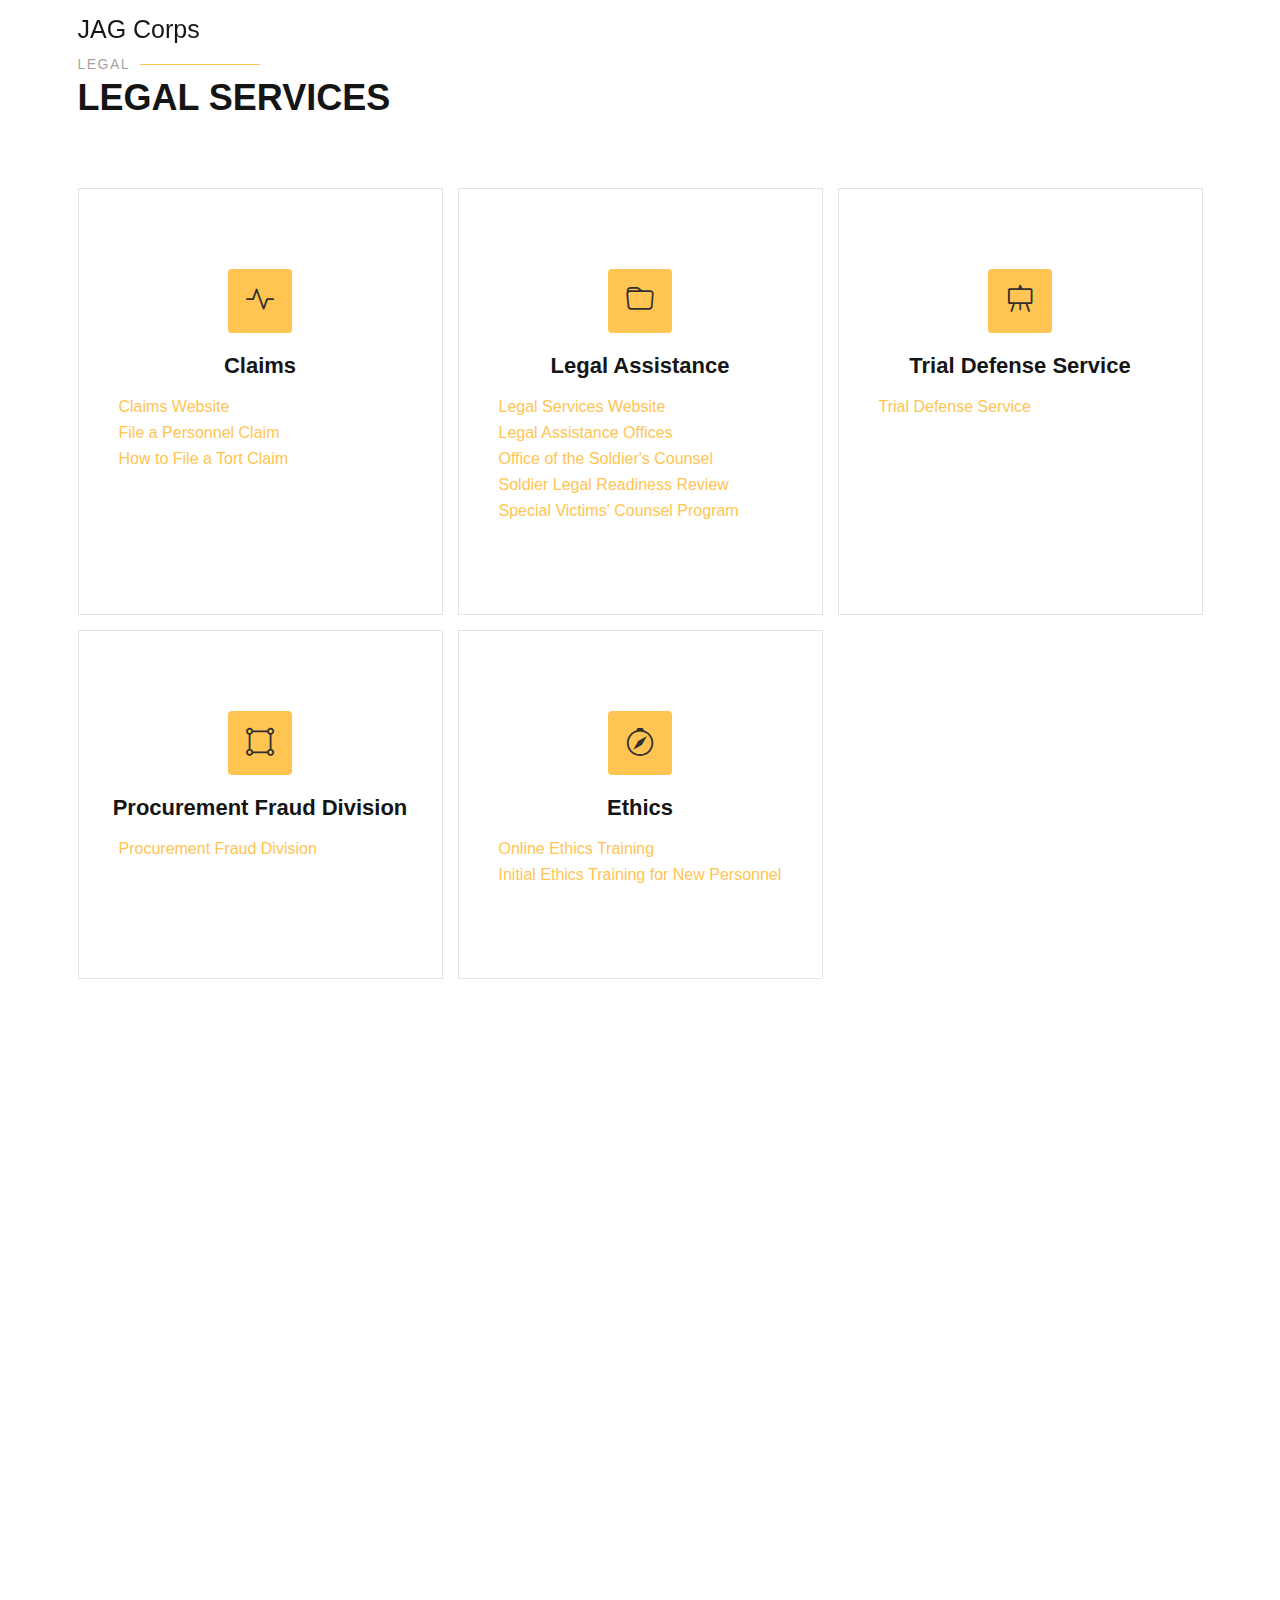
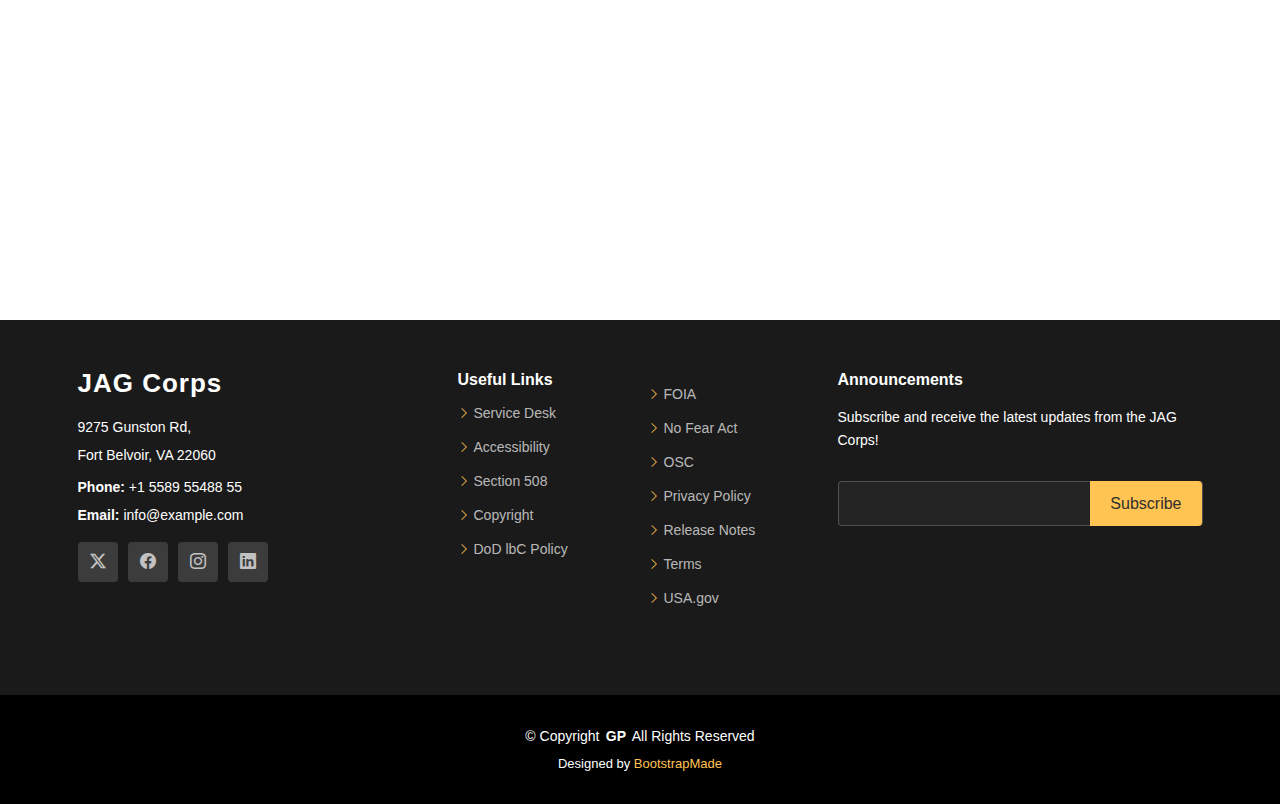
<file: legal.html>
<!DOCTYPE html>
<html lang="en">

<head>
  <meta charset="utf-8">
  <meta content="width=device-width, initial-scale=1.0" name="viewport">
  <title>Index - Gp Bootstrap Template</title>
  <meta content="" name="description">
  <meta content="" name="keywords">

  <!-- Favicons -->
  <link href="assets/img/favicon.png" rel="icon">
  <link href="assets/img/apple-touch-icon.png" rel="apple-touch-icon">

  <!-- Fonts -->
  <link href="https://fonts.googleapis.com" rel="preconnect">
  <link href="https://fonts.gstatic.com" rel="preconnect" crossorigin>
  <link
    href="https://fonts.googleapis.com/css2?family=Roboto:ital,wght@0,100;0,300;0,400;0,500;0,700;0,900;1,100;1,300;1,400;1,500;1,700;1,900&family=Poppins:ital,wght@0,100;0,200;0,300;0,400;0,500;0,600;0,700;0,800;0,900;1,100;1,200;1,300;1,400;1,500;1,600;1,700;1,800;1,900&family=Raleway:ital,wght@0,100;0,200;0,300;0,400;0,500;0,600;0,700;0,800;0,900;1,100;1,200;1,300;1,400;1,500;1,600;1,700;1,800;1,900&display=swap"
    rel="stylesheet">

  <!-- Vendor CSS Files -->
  <link href="assets/vendor/bootstrap/css/bootstrap.min.css" rel="stylesheet">
  <link href="assets/vendor/bootstrap-icons/bootstrap-icons.css" rel="stylesheet">
  <link href="assets/vendor/aos/aos.css" rel="stylesheet">
  <link href="assets/vendor/swiper/swiper-bundle.min.css" rel="stylesheet">
  <link href="assets/vendor/glightbox/css/glightbox.min.css" rel="stylesheet">

  <!-- Main CSS File -->
  <link href="assets/css/main.css" rel="stylesheet">

  <!-- =======================================================
  * Template Name: Gp
  * Template URL: https://bootstrapmade.com/gp-free-multipurpose-html-bootstrap-template/
  * Updated: Jun 14 2024 with Bootstrap v5.3.3
  * Author: BootstrapMade.com
  * License: https://bootstrapmade.com/license/
  ======================================================== -->
</head>

<body class="index-page">

  <header id="header" class="header d-flex align-items-center fixed-top">
    <div class="container-fluid container-xl position-relative d-flex align-items-center justify-content-between">

      <a href="index.html" class="logo d-flex align-items-center me-auto me-lg-0">
        <!-- Uncomment the line below if you also wish to use an image logo -->
        <!-- <img src="assets/img/logo.png" alt=""> -->
        <h1 class="sitename">JAG Corps</h1>
        <!-- <span></span> -->
      </a>

      <nav id="navmenu" class="navmenu">
        <ul>
            <!-- The Home link had class="active" -->
          <li><a href="./index.html">Home<br></a></li>
          <li><a href="https://www.jagcnet.army.mil/Sites/jagc.nsf/help.xsp" target="_blank">Help</a></li>
          <li><a href="https://www.jagcnet.army.mil/Sites/jagc.nsf/homeContent.xsp?documentId=218620BDB3FCBE65852587F70061B77F" target="_blank">Contact</a></li>
          <li><a href="https://www.army.mil/">U.S Army</a></li>
          <li><a href="https://login.milsuite.mil/?goto=https%3A%2F%2Fwww.milsuite.mil%3A443%2Fbook%2Fcommunity%2Fspaces%2Farmyjag" target="_blank">Milsuite</a></li>
          <!-- <li class="dropdown"><a href="#"><span>Dropdown</span> <i class="bi bi-chevron-down toggle-dropdown"></i></a>
            <ul>
              <li><a href="#">Dropdown 1</a></li>
              <li class="dropdown"><a href="#"><span>Deep Dropdown</span> <i class="bi bi-chevron-down toggle-dropdown"></i></a>
                <ul>
                  <li><a href="#">Deep Dropdown 1</a></li>
                  <li><a href="#">Deep Dropdown 2</a></li>
                  <li><a href="#">Deep Dropdown 3</a></li>
                  <li><a href="#">Deep Dropdown 4</a></li>
                  <li><a href="#">Deep Dropdown 5</a></li>
                </ul>
              </li>
              <li><a href="#">Dropdown 2</a></li>
              <li><a href="#">Dropdown 3</a></li>
              <li><a href="#">Dropdown 4</a></li>
            </ul>
          </li> -->
          <li><a href="#contact">JAGU</a></li>
          <li><a href="#contact">Public Admin Login</a></li>
          <li><a href="#contact">Login to JAGCNet</a></li>
        </ul>
        <i class="mobile-nav-toggle d-xl-none bi bi-list"></i>
      </nav>

      <!-- <a class="btn-getstarted" href="index.html#about">Get Started</a> -->

    </div>
  </header>

  <main class="main">

    <!-- Services Section -->
    <section id="services" class="services section">

      <!-- Section Title -->
      <div class="container section-title" data-aos="fade-up">
        <h2>Legal</h2>
        <p>Legal Services</p>
      </div><!-- End Section Title -->

      <div class="container">

        <div class="row gy-4">

          <div class="col-lg-4 col-md-6" data-aos="fade-up" data-aos-delay="100">
            <div class="service-item position-relative">
              <div class="icon">
                <i class="bi bi-activity"></i>
              </div>
              <!-- <a href="#" target="_blank" class="stretched-link">
                <h3>U.S. Army Trial Judiciary</h3>
              </a> -->
              <h3>Claims</h3>
              <ul class="court">
                <li class="court-li"><a href="https://www.jagcnet.army.mil/USARCS" target="_blank">Claims Website</a></li>
                <li class="court-li"><a href="https://www.jagcnet.army.mil/Apps/PCLAIMS/PCLAIMSPublic.nsf" target="_blank">File a Personnel Claim</a></li>
                <li class="court-li"><a href="https://www.jagcnet.army.mil/Sites/claims.nsf/homeContent.xsp?documentId=66BD58E0FFF0D03385257ABF0065D596" target="_blank">How to File a Tort Claim</a></li>
                
              </ul>
            </div>
          </div><!-- End Service Item -->

          <div class="col-lg-4 col-md-6" data-aos="fade-up" data-aos-delay="200">
            <div class="service-item position-relative">
              <div class="icon">
                <!-- <i class="bi bi-broadcast"></i> -->
                <i class="bi bi-folder"></i>
              </div>
              <!-- <a href="#" target="_blank" class="stretched-link">
                <h3>U.S. Army Court of Criminal Appeals</h3>
              </a> -->
              <h3>Legal Assistance</h3>
             <ul class="court">
              <li class="court-li"><a href="https://www.jagcnet.army.mil/Legal" target="_blank">Legal Services Website</a></li>
              <li class="court-li"><a href="https://legalassistance.law.af.mil/" target="_blank">Legal Assistance Offices</a></li>
              <li class="court-li"><a href="https://www.jagcnet.army.mil/Sites/OSC.nsf" target="_blank">Office of the Soldier's Counsel</a></li>
              <li class="court-li"><a href="https://www.jagcnet.army.mil/SLRR" target="_blank">Soldier Legal Readiness Review</a></li>
              <li class="court-li"><a href="https://www.jagcnet.army.mil/SVCounsel" target="_blank">Special Victims' Counsel Program</a></li>
             </ul>
            </div>
          </div><!-- End Service Item -->

          <div class="col-lg-4 col-md-6" data-aos="fade-up" data-aos-delay="300">
            <div class="service-item position-relative">
              <div class="icon">
                <i class="bi bi-easel"></i>
              </div>
              <!-- <a href="#" target="_blank" class="stretched-link">
                <h3>U.S. Court of Appeals for the Armed Forces</h3>
              </a> -->
              <h3>Trial Defense Service</h3>
             <ul class="court">
              <li class="court-li"><a href="https://www.jagcnet.army.mil/TDS" target="_blank">Trial Defense Service</a></li>
             </ul>
        
            </div>
          </div><!-- End Service Item -->

          <div class="col-lg-4 col-md-6" data-aos="fade-up" data-aos-delay="400">
            <div class="service-item position-relative">
              <div class="icon">
                <i class="bi bi-bounding-box-circles"></i>
              </div>
              <!-- <a href="#" target="_blank" class="stretched-link">
                <h3>U.S. Supreme Court</h3>
              </a> -->
              <h3>Procurement Fraud Division</h3>
             <ul class="court">
              <li class="court-li"><a href="https://www.jagcnet.army.mil/Sites/ProcurementFraud.nsf" target="_blank">Procurement Fraud Division</a></li>
             </ul>
              <!-- <a href="#" target="_blank" class="stretched-link"></a> -->
            </div>
          </div><!-- End Service Item -->

          <div class="col-lg-4 col-md-6" data-aos="fade-up" data-aos-delay="400">
            <div class="service-item position-relative">
              <div class="icon">
                <!-- <i class="bi bi-bounding-box-circles"></i> -->
                <i class="bi bi-compass"></i>
              </div>
              <!-- <a href="#" target="_blank" class="stretched-link">
                <h3>U.S. Supreme Court</h3>
              </a> -->
              <h3>Ethics</h3>
             <ul class="court">
              <li class="court-li"><a href="#" target="_blank">Online Ethics Training</a></li>
              <li class="court-li"><a href="#" target="_blank">Initial Ethics Training for New Personnel</a></li>
             </ul>
              <!-- <a href="#" target="_blank" class="stretched-link"></a> -->
            </div>
          </div><!-- End Service Item -->
        </div>
      </div>
    </section><!-- /Services Section -->

  

  
    
    <!-- Contact Section -->
    <section id="contact" class="contact section">

      <!-- Section Title -->
      <div class="container section-title" data-aos="fade-up">
        <h2>Contact</h2>
        <p>Contact Us</p>
      </div><!-- End Section Title -->

      <div class="container" data-aos="fade-up" data-aos-delay="100">

        <div class="mb-5" data-aos="fade-up" data-aos-delay="200">
          <iframe
            src="https://www.google.com/maps/embed?pb=!1m18!1m12!1m3!1d3113.515745473493!2d-77.15207932244438!3d38.70596647176553!2m3!1f0!2f0!3f0!3m2!1i1024!2i768!4f13.1!3m3!1m2!1s0x89b7ac882681f607%3A0x4f75fe2b1d6e60b8!2s9275%20Gunston%20Rd%2C%20Fort%20Belvoir%2C%20VA%2022060!5e0!3m2!1sen!2sus!4v1718736916093!5m2!1sen!2sus"
            width="100%" height="270" style="border:0;" allowfullscreen="" loading="lazy"
            referrerpolicy="no-referrer-when-downgrade"></iframe>
        </div><!-- End Google Maps -->

        <div class="row gy-4">

          <div class="col-lg-4">
            <div class="info-item d-flex" data-aos="fade-up" data-aos-delay="300">
              <i class="bi bi-geo-alt flex-shrink-0"></i>
              <div>
                <h3>Address</h3>
                <p>9275 Gunston Rd, Fort Belvoir, VA 22060</p>
              </div>
            </div><!-- End Info Item -->

            <div class="info-item d-flex" data-aos="fade-up" data-aos-delay="400">
              <i class="bi bi-telephone flex-shrink-0"></i>
              <div>
                <h3>Call Us</h3>
                <p>+1 5589 55488 55</p>
              </div>
            </div><!-- End Info Item -->

            <div class="info-item d-flex" data-aos="fade-up" data-aos-delay="500">
              <i class="bi bi-envelope flex-shrink-0"></i>
              <div>
                <h3>Email Us</h3>
                <p>info@example.com</p>
              </div>
            </div><!-- End Info Item -->

          </div>

          <div class="col-lg-8">
            <form action="forms/contact.php" method="post" class="php-email-form" data-aos="fade-up"
              data-aos-delay="200">
              <div class="row gy-4">

                <div class="col-md-6">
                  <input type="text" name="name" class="form-control" placeholder="Your Name" required="">
                </div>

                <div class="col-md-6 ">
                  <input type="email" class="form-control" name="email" placeholder="Your Email" required="">
                </div>

                <div class="col-md-12">
                  <input type="text" class="form-control" name="subject" placeholder="Subject" required="">
                </div>

                <div class="col-md-12">
                  <textarea class="form-control" name="message" rows="6" placeholder="Message" required=""></textarea>
                </div>

                <div class="col-md-12 text-center">
                  <div class="loading">Loading</div>
                  <div class="error-message"></div>
                  <div class="sent-message">Your message has been sent. Thank you!</div>

                  <button type="submit">Send Message</button>
                </div>

              </div>
            </form>
          </div><!-- End Contact Form -->

        </div>

      </div>

    </section><!-- /Contact Section -->

  </main>

  <footer id="footer" class="footer">

    <div class="footer-top">
      <div class="container">
        <div class="row gy-4">
          <div class="col-lg-4 col-md-6 footer-about">
            <a href="index.html" class="logo d-flex align-items-center">
              <span class="sitename">JAG Corps</span>
            </a>
            <div class="footer-contact pt-3">
              <p>9275 Gunston Rd, </p>
              <p>Fort Belvoir, VA 22060</p>
              <p class="mt-3"><strong>Phone:</strong> <span>+1 5589 55488 55</span></p>
              <p><strong>Email:</strong> <span>info@example.com</span></p>
            </div>
            <div class="social-links d-flex mt-4">
              <a href=""><i class="bi bi-twitter-x"></i></a>
              <a href=""><i class="bi bi-facebook"></i></a>
              <a href=""><i class="bi bi-instagram"></i></a>
              <a href=""><i class="bi bi-linkedin"></i></a>
            </div>
          </div>

          <div class="col-lg-2 col-md-3 footer-links">
            <h4>Useful Links</h4>
            <ul>
              <li><i class="bi bi-chevron-right"></i> <a
                  href="https://www.jagcnet.army.mil/Sites/jagc.nsf/homeContent.xsp?documentId=218620BDB3FCBE65852587F70061B77F"
                  target="_blank"> Service Desk</a></li>
              <li><i class="bi bi-chevron-right"></i> <a href="https://www.army.mil/armyequityandinclusion#org-accessibility"
                  target="_blank"> Accessibility</a></li>
              <li><i class="bi bi-chevron-right"></i> <a href="https://dodcio.defense.gov/DoDSection508/Std_Stmt.aspx"
                  target="_blank"> Section 508</a></li>
              <li><i class="bi bi-chevron-right"></i> <a href="https://www.jagcnet.army.mil/Sites/JAGC.nsf/footerContent.xsp"
                  target="_blank"> Copyright</a></li>
              <li><i class="bi bi-chevron-right"></i> <a href="https://dodcio.defense.gov/DoD-Web-Policy/" target="_blank"> DoD lbC
                  Policy</a></li>
            </ul>
          </div>

          <div class="col-lg-2 col-md-3 footer-links">
            <h4></h4>
              <ul>
                <li><i class="bi bi-chevron-right"></i> <a href="https://www.jagcnet.army.mil/Sites/JAGC.nsf/footerContent.xsp"
                    target="_blank"> FOIA</a></li>
                <li><i class="bi bi-chevron-right"></i> <a href="https://www.army.mil/article/236698" target="_blank"> No Fear Act</a>
                </li>
                <li><i class="bi bi-chevron-right"></i> <a href="https://osc.gov/Pages/About.aspx" target="_blank"> OSC</a></li>
                <li><i class="bi bi-chevron-right"></i> <a href="https://www.jagcnet.army.mil/Sites/JAGC.nsf/footerContent.xsp"
                    target="_blank"> Privacy Policy</a></li>
                <li><i class="bi bi-chevron-right"></i> <a href="https://www.jagcnet.army.mil/Sites/JAGC.nsf/footerContent.xsp"
                    target="_blank"> Release Notes</a></li>
                <li><i class="bi bi-chevron-right"></i> <a href="https://www.jagcnet.army.mil/Sites/JAGC.nsf/footerContent.xsp"
                    target="_blank"> Terms</a></li>
                <li><i class="bi bi-chevron-right"></i> <a href="https://www.usa.gov/" target="_blank"> USA.gov</a></li>
              </ul>
          </div>

          <div class="col-lg-4 col-md-12 footer-newsletter">
            <h4>Announcements</h4>
            <p>Subscribe and receive the latest updates from the JAG Corps!</p>
            <form action="forms/newsletter.php" method="post" class="php-email-form">
              <div class="newsletter-form"><input type="email" name="email"><input type="submit" value="Subscribe">
              </div>
              <div class="loading">Loading</div>
              <div class="error-message"></div>
              <div class="sent-message">Your subscription request has been sent. Thank you!</div>
            </form>
          </div>

        </div>
      </div>
    </div>

    <div class="copyright">
      <div class="container text-center">
        <p>© <span>Copyright</span> <strong class="px-1 sitename">GP</strong> <span>All Rights Reserved</span></p>
        <div class="credits">
          <!-- All the links in the footer should remain intact. -->
          <!-- You can delete the links only if you've purchased the pro version. -->
          <!-- Licensing information: https://bootstrapmade.com/license/ -->
          <!-- Purchase the pro version with working PHP/AJAX contact form: [buy-url] -->
          Designed by <a href="https://bootstrapmade.com/">BootstrapMade</a>
        </div>
      </div>
    </div>

  </footer>

  <!-- Scroll Top -->
  <a href="#" id="scroll-top" class="scroll-top d-flex align-items-center justify-content-center"><i
      class="bi bi-arrow-up-short"></i></a>

  <!-- Preloader -->
  <div id="preloader"></div>

  <!-- Vendor JS Files -->
  <script src="assets/vendor/bootstrap/js/bootstrap.bundle.min.js"></script>
  <script src="assets/vendor/php-email-form/validate.js"></script>
  <script src="assets/vendor/aos/aos.js"></script>
  <script src="assets/vendor/swiper/swiper-bundle.min.js"></script>
  <script src="assets/vendor/glightbox/js/glightbox.min.js"></script>
  <script src="assets/vendor/imagesloaded/imagesloaded.pkgd.min.js"></script>
  <script src="assets/vendor/isotope-layout/isotope.pkgd.min.js"></script>
  <script src="assets/vendor/purecounter/purecounter_vanilla.js"></script>

  <!-- Main JS File -->
  <script src="assets/js/main.js"></script>

</body>

</html>
</file>
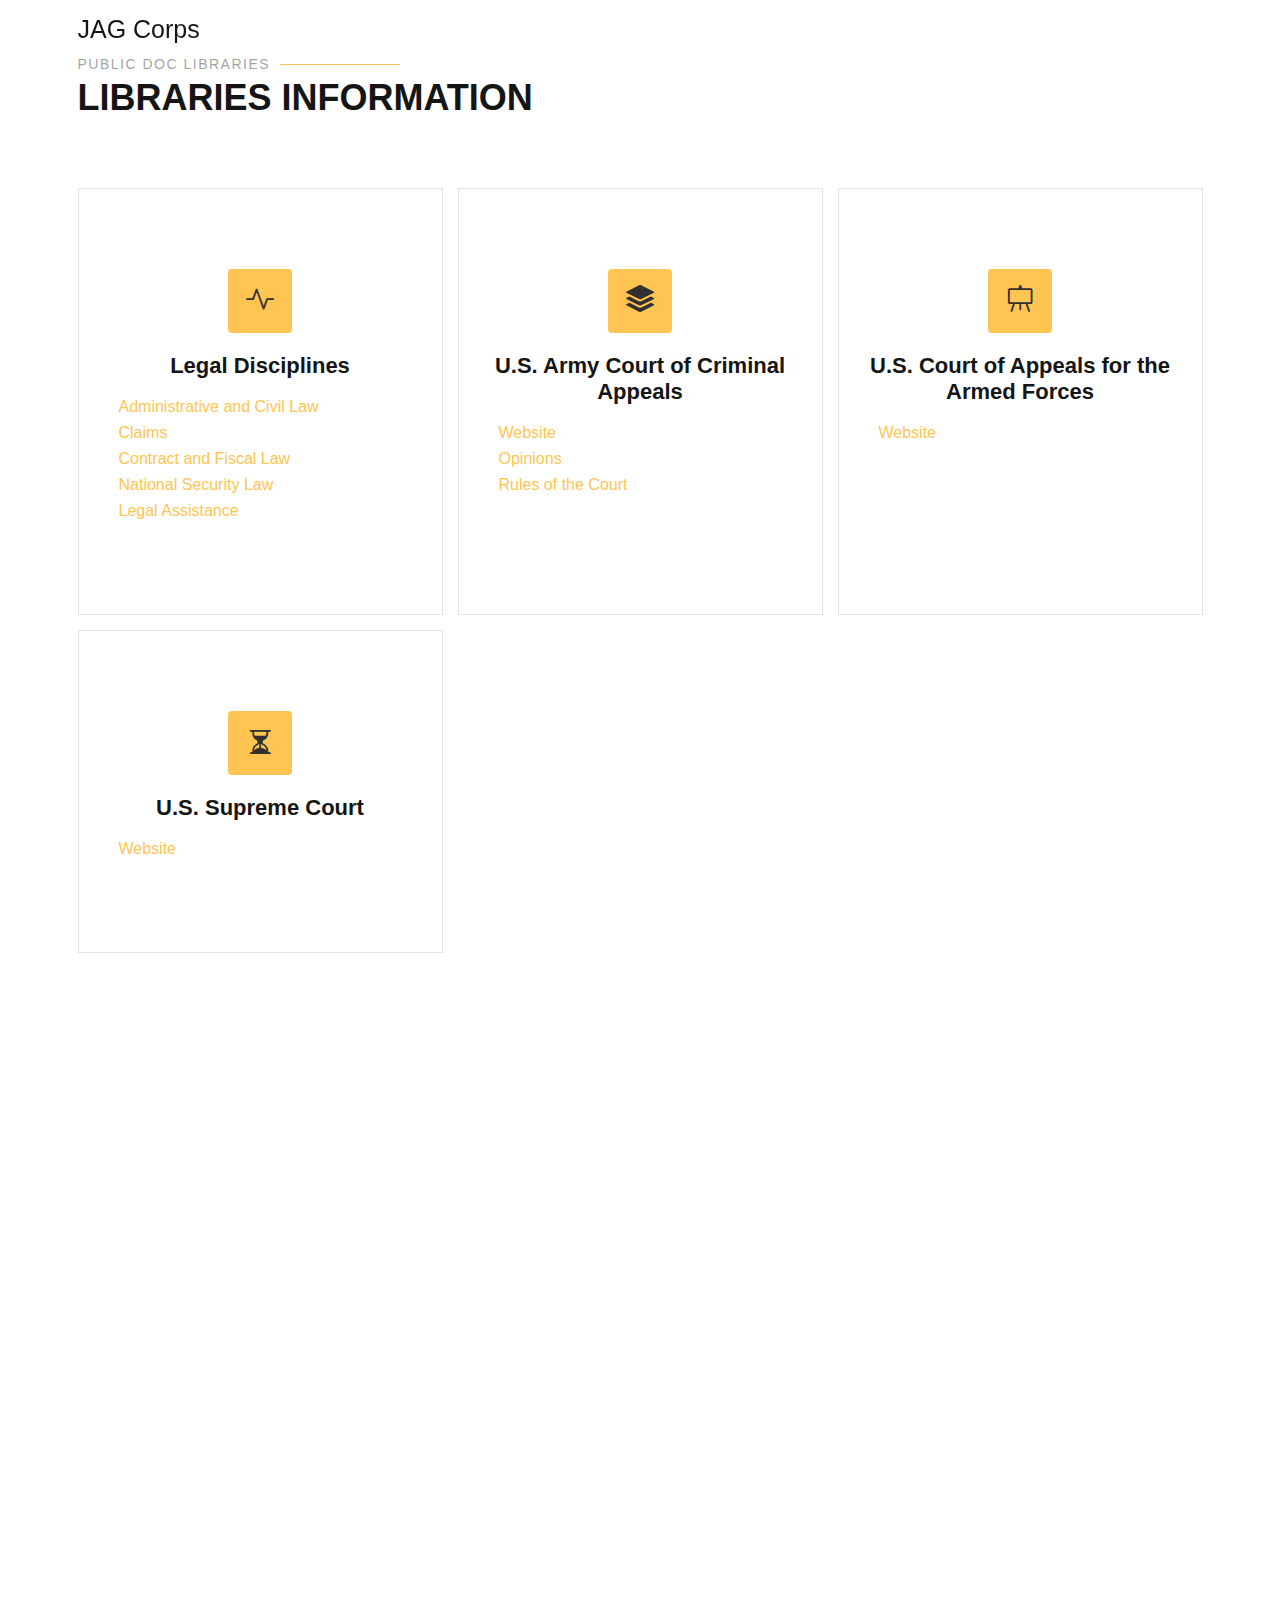
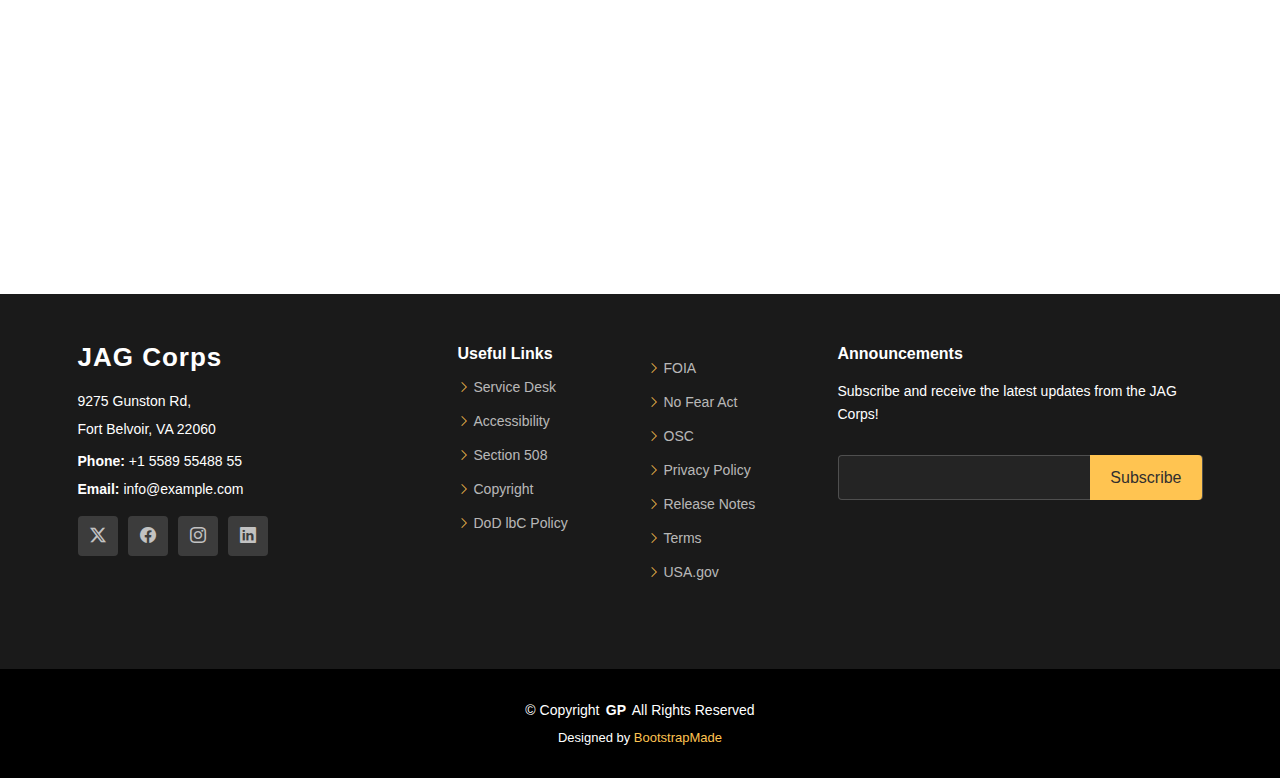
<file: library.html>
<!DOCTYPE html>
<html lang="en">

<head>
  <meta charset="utf-8">
  <meta content="width=device-width, initial-scale=1.0" name="viewport">
  <title>Index - Gp Bootstrap Template</title>
  <meta content="" name="description">
  <meta content="" name="keywords">

  <!-- Favicons -->
  <link href="assets/img/favicon.png" rel="icon">
  <link href="assets/img/apple-touch-icon.png" rel="apple-touch-icon">

  <!-- Fonts -->
  <link href="https://fonts.googleapis.com" rel="preconnect">
  <link href="https://fonts.gstatic.com" rel="preconnect" crossorigin>
  <link
    href="https://fonts.googleapis.com/css2?family=Roboto:ital,wght@0,100;0,300;0,400;0,500;0,700;0,900;1,100;1,300;1,400;1,500;1,700;1,900&family=Poppins:ital,wght@0,100;0,200;0,300;0,400;0,500;0,600;0,700;0,800;0,900;1,100;1,200;1,300;1,400;1,500;1,600;1,700;1,800;1,900&family=Raleway:ital,wght@0,100;0,200;0,300;0,400;0,500;0,600;0,700;0,800;0,900;1,100;1,200;1,300;1,400;1,500;1,600;1,700;1,800;1,900&display=swap"
    rel="stylesheet">

  <!-- Vendor CSS Files -->
  <link href="assets/vendor/bootstrap/css/bootstrap.min.css" rel="stylesheet">
  <link href="assets/vendor/bootstrap-icons/bootstrap-icons.css" rel="stylesheet">
  <link href="assets/vendor/aos/aos.css" rel="stylesheet">
  <link href="assets/vendor/swiper/swiper-bundle.min.css" rel="stylesheet">
  <link href="assets/vendor/glightbox/css/glightbox.min.css" rel="stylesheet">

  <!-- Main CSS File -->
  <link href="assets/css/main.css" rel="stylesheet">

  <!-- =======================================================
  * Template Name: Gp
  * Template URL: https://bootstrapmade.com/gp-free-multipurpose-html-bootstrap-template/
  * Updated: Jun 14 2024 with Bootstrap v5.3.3
  * Author: BootstrapMade.com
  * License: https://bootstrapmade.com/license/
  ======================================================== -->
</head>

<body class="index-page">

  <header id="header" class="header d-flex align-items-center fixed-top">
    <div class="container-fluid container-xl position-relative d-flex align-items-center justify-content-between">

      <a href="index.html" class="logo d-flex align-items-center me-auto me-lg-0">
        <!-- Uncomment the line below if you also wish to use an image logo -->
        <!-- <img src="assets/img/logo.png" alt=""> -->
        <h1 class="sitename">JAG Corps</h1>
        <!-- <span></span> -->
      </a>

      <nav id="navmenu" class="navmenu">
        <ul>
            <!-- The Home link had class="active" -->
          <li><a href="./index.html">Home<br></a></li>
          <li><a href="https://www.jagcnet.army.mil/Sites/jagc.nsf/help.xsp" target="_blank">Help</a></li>
          <li><a href="https://www.jagcnet.army.mil/Sites/jagc.nsf/homeContent.xsp?documentId=218620BDB3FCBE65852587F70061B77F" target="_blank">Contact</a></li>
          <li><a href="https://www.army.mil/" target="_blank">U.S Army</a></li>
          <li><a href="https://login.milsuite.mil/?goto=https%3A%2F%2Fwww.milsuite.mil%3A443%2Fbook%2Fcommunity%2Fspaces%2Farmyjag" target="_blank">Milsuite</a></li>
          <!-- <li class="dropdown"><a href="#"><span>Dropdown</span> <i class="bi bi-chevron-down toggle-dropdown"></i></a>
            <ul>
              <li><a href="#">Dropdown 1</a></li>
              <li class="dropdown"><a href="#"><span>Deep Dropdown</span> <i class="bi bi-chevron-down toggle-dropdown"></i></a>
                <ul>
                  <li><a href="#">Deep Dropdown 1</a></li>
                  <li><a href="#">Deep Dropdown 2</a></li>
                  <li><a href="#">Deep Dropdown 3</a></li>
                  <li><a href="#">Deep Dropdown 4</a></li>
                  <li><a href="#">Deep Dropdown 5</a></li>
                </ul>
              </li>
              <li><a href="#">Dropdown 2</a></li>
              <li><a href="#">Dropdown 3</a></li>
              <li><a href="#">Dropdown 4</a></li>
            </ul>
          </li> -->
          <li><a href="#contact">JAGU</a></li>
          <li><a href="#contact">Public Admin Login</a></li>
          <li><a href="#contact">Login to JAGCNet</a></li>
        </ul>
        <i class="mobile-nav-toggle d-xl-none bi bi-list"></i>
      </nav>

      <!-- <a class="btn-getstarted" href="index.html#about">Get Started</a> -->

    </div>
  </header>

  <main class="main">

    <!-- Services Section -->
    <section id="services" class="services section">

      <!-- Section Title -->
      <div class="container section-title" data-aos="fade-up">
        <h2>Public Doc Libraries</h2>
        <p>Libraries Information</p>
      </div><!-- End Section Title -->

      <div class="container">

        <div class="row gy-4">

          <div class="col-lg-4 col-md-6" data-aos="fade-up" data-aos-delay="100">
            <div class="service-item position-relative">
              <div class="icon">
                <i class="bi bi-activity"></i>
              </div>
              <!-- <a href="#" target="_blank" class="stretched-link">
                <h3>U.S. Army Trial Judiciary</h3>
              </a> -->
              <h3>Legal Disciplines</h3>
              <ul class="court">
                <li class="court-li"><a href="https://www.jagcnet.army.mil/AdministrativeLawDocLib" target="_blank">Administrative and Civil Law</a></li>
                <li class="court-li"><a href="https://www.jagcnet.army.mil/ClaimsDocLib" target="_blank">Claims</a></li>
                <li class="court-li"><a href="https://www.jagcnet.army.mil/ContractLawDocLib" target="_blank">Contract and Fiscal Law</a></li>
                <li class="court-li"><a href="https://www.jagcnet.army.mil/NSLDDocLib" target="_blank">National Security Law</a></li>
                <li class="court-li"><a href="https://www.jagcnet.army.mil/LegalAssistanceDocLib" target="_blank">Legal Assistance</a></li>
              </ul>
            </div>
          </div><!-- End Service Item -->

          <div class="col-lg-4 col-md-6" data-aos="fade-up" data-aos-delay="200">
            <div class="service-item position-relative">
              <div class="icon">
                <!-- <i class="bi bi-broadcast"></i> -->
                <i class="bi bi-stack"></i>
              </div>
              <!-- <a href="#" target="_blank" class="stretched-link">
                <h3>U.S. Army Court of Criminal Appeals</h3>
              </a> -->
              <h3>U.S. Army Court of Criminal Appeals</h3>
             <ul class="court">
              <li class="court-li"><a href="https://www.jagcnet.army.mil/ACCA" target="_blank">Website</a></li>
              <li class="court-li"><a href="https://www.jagcnet.army.mil/ACCALibrary/cases/opinions/OC" target="_blank">Opinions</a></li>
              <li class="court-li"><a href="https://www.jagcnet.army.mil/RulesofCourt" target="_blank">Rules of the Court</a></li>
             </ul>
            </div>
          </div><!-- End Service Item -->

          <div class="col-lg-4 col-md-6" data-aos="fade-up" data-aos-delay="300">
            <div class="service-item position-relative">
              <div class="icon">
                <i class="bi bi-easel"></i>
              </div>
              <!-- <a href="#" target="_blank" class="stretched-link">
                <h3>U.S. Court of Appeals for the Armed Forces</h3>
              </a> -->
              <h3>U.S. Court of Appeals for the Armed Forces</h3>
             <ul class="court">
              <li class="court-li"><a href="https://www.armfor.uscourts.gov/newcaaf/home.htm" target="_blank">Website</a></li>
             </ul>
        
            </div>
          </div><!-- End Service Item -->

          <div class="col-lg-4 col-md-6" data-aos="fade-up" data-aos-delay="400">
            <div class="service-item position-relative">
              <div class="icon">
                <!-- <i class="bi bi-bounding-box-circles"></i> -->
                <i class="bi bi-hourglass-split"></i>
              </div>
              <!-- <a href="#" target="_blank" class="stretched-link">
                <h3>U.S. Supreme Court</h3>
              </a> -->
              <h3>U.S. Supreme Court</h3>
             <ul class="court">
              <li class="court-li"><a href="https://www.supremecourt.gov/" target="_blank">Website</a></li>
             </ul>
              <!-- <a href="#" target="_blank" class="stretched-link"></a> -->
            </div>
          </div><!-- End Service Item -->
        </div>
      </div>
    </section><!-- /Services Section -->

  

  
    
    <!-- Contact Section -->
    <section id="contact" class="contact section">

      <!-- Section Title -->
      <div class="container section-title" data-aos="fade-up">
        <h2>Contact</h2>
        <p>Contact Us</p>
      </div><!-- End Section Title -->

      <div class="container" data-aos="fade-up" data-aos-delay="100">

        <div class="mb-5" data-aos="fade-up" data-aos-delay="200">
          <iframe
            src="https://www.google.com/maps/embed?pb=!1m18!1m12!1m3!1d3113.515745473493!2d-77.15207932244438!3d38.70596647176553!2m3!1f0!2f0!3f0!3m2!1i1024!2i768!4f13.1!3m3!1m2!1s0x89b7ac882681f607%3A0x4f75fe2b1d6e60b8!2s9275%20Gunston%20Rd%2C%20Fort%20Belvoir%2C%20VA%2022060!5e0!3m2!1sen!2sus!4v1718736916093!5m2!1sen!2sus"
            width="100%" height="270" style="border:0;" allowfullscreen="" loading="lazy"
            referrerpolicy="no-referrer-when-downgrade"></iframe>
        </div><!-- End Google Maps -->

        <div class="row gy-4">

          <div class="col-lg-4">
            <div class="info-item d-flex" data-aos="fade-up" data-aos-delay="300">
              <i class="bi bi-geo-alt flex-shrink-0"></i>
              <div>
                <h3>Address</h3>
                <p>9275 Gunston Rd, Fort Belvoir, VA 22060</p>
              </div>
            </div><!-- End Info Item -->

            <div class="info-item d-flex" data-aos="fade-up" data-aos-delay="400">
              <i class="bi bi-telephone flex-shrink-0"></i>
              <div>
                <h3>Call Us</h3>
                <p>+1 5589 55488 55</p>
              </div>
            </div><!-- End Info Item -->

            <div class="info-item d-flex" data-aos="fade-up" data-aos-delay="500">
              <i class="bi bi-envelope flex-shrink-0"></i>
              <div>
                <h3>Email Us</h3>
                <p>info@example.com</p>
              </div>
            </div><!-- End Info Item -->

          </div>

          <div class="col-lg-8">
            <form action="forms/contact.php" method="post" class="php-email-form" data-aos="fade-up"
              data-aos-delay="200">
              <div class="row gy-4">

                <div class="col-md-6">
                  <input type="text" name="name" class="form-control" placeholder="Your Name" required="">
                </div>

                <div class="col-md-6 ">
                  <input type="email" class="form-control" name="email" placeholder="Your Email" required="">
                </div>

                <div class="col-md-12">
                  <input type="text" class="form-control" name="subject" placeholder="Subject" required="">
                </div>

                <div class="col-md-12">
                  <textarea class="form-control" name="message" rows="6" placeholder="Message" required=""></textarea>
                </div>

                <div class="col-md-12 text-center">
                  <div class="loading">Loading</div>
                  <div class="error-message"></div>
                  <div class="sent-message">Your message has been sent. Thank you!</div>

                  <button type="submit">Send Message</button>
                </div>

              </div>
            </form>
          </div><!-- End Contact Form -->

        </div>

      </div>

    </section><!-- /Contact Section -->

  </main>

  <footer id="footer" class="footer">

    <div class="footer-top">
      <div class="container">
        <div class="row gy-4">
          <div class="col-lg-4 col-md-6 footer-about">
            <a href="index.html" class="logo d-flex align-items-center">
              <span class="sitename">JAG Corps</span>
            </a>
            <div class="footer-contact pt-3">
              <p>9275 Gunston Rd, </p>
              <p>Fort Belvoir, VA 22060</p>
              <p class="mt-3"><strong>Phone:</strong> <span>+1 5589 55488 55</span></p>
              <p><strong>Email:</strong> <span>info@example.com</span></p>
            </div>
            <div class="social-links d-flex mt-4">
              <a href=""><i class="bi bi-twitter-x"></i></a>
              <a href=""><i class="bi bi-facebook"></i></a>
              <a href=""><i class="bi bi-instagram"></i></a>
              <a href=""><i class="bi bi-linkedin"></i></a>
            </div>
          </div>

          <div class="col-lg-2 col-md-3 footer-links">
            <h4>Useful Links</h4>
            <ul>
              <li><i class="bi bi-chevron-right"></i> <a
                  href="https://www.jagcnet.army.mil/Sites/jagc.nsf/homeContent.xsp?documentId=218620BDB3FCBE65852587F70061B77F"
                  target="_blank"> Service Desk</a></li>
              <li><i class="bi bi-chevron-right"></i> <a href="https://www.army.mil/armyequityandinclusion#org-accessibility"
                  target="_blank"> Accessibility</a></li>
              <li><i class="bi bi-chevron-right"></i> <a href="https://dodcio.defense.gov/DoDSection508/Std_Stmt.aspx"
                  target="_blank"> Section 508</a></li>
              <li><i class="bi bi-chevron-right"></i> <a href="https://www.jagcnet.army.mil/Sites/JAGC.nsf/footerContent.xsp"
                  target="_blank"> Copyright</a></li>
              <li><i class="bi bi-chevron-right"></i> <a href="https://dodcio.defense.gov/DoD-Web-Policy/" target="_blank"> DoD lbC
                  Policy</a></li>
            </ul>
          </div>

          <div class="col-lg-2 col-md-3 footer-links">
            <h4></h4>
            <ul>
              <li><i class="bi bi-chevron-right"></i> <a href="https://www.jagcnet.army.mil/Sites/JAGC.nsf/footerContent.xsp"
                  target="_blank"> FOIA</a></li>
              <li><i class="bi bi-chevron-right"></i> <a href="https://www.army.mil/article/236698" target="_blank"> No Fear Act</a>
              </li>
              <li><i class="bi bi-chevron-right"></i> <a href="https://osc.gov/Pages/About.aspx" target="_blank"> OSC</a></li>
              <li><i class="bi bi-chevron-right"></i> <a href="https://www.jagcnet.army.mil/Sites/JAGC.nsf/footerContent.xsp"
                  target="_blank"> Privacy Policy</a></li>
              <li><i class="bi bi-chevron-right"></i> <a href="https://www.jagcnet.army.mil/Sites/JAGC.nsf/footerContent.xsp"
                  target="_blank"> Release Notes</a></li>
              <li><i class="bi bi-chevron-right"></i> <a href="https://www.jagcnet.army.mil/Sites/JAGC.nsf/footerContent.xsp"
                  target="_blank"> Terms</a></li>
              <li><i class="bi bi-chevron-right"></i> <a href="https://www.usa.gov/" target="_blank"> USA.gov</a></li>
            </ul>
          </div>

          <div class="col-lg-4 col-md-12 footer-newsletter">
            <h4>Announcements</h4>
            <p>Subscribe and receive the latest updates from the JAG Corps!</p>
            <form action="forms/newsletter.php" method="post" class="php-email-form">
              <div class="newsletter-form"><input type="email" name="email"><input type="submit" value="Subscribe">
              </div>
              <div class="loading">Loading</div>
              <div class="error-message"></div>
              <div class="sent-message">Your subscription request has been sent. Thank you!</div>
            </form>
          </div>

        </div>
      </div>
    </div>

    <div class="copyright">
      <div class="container text-center">
        <p>© <span>Copyright</span> <strong class="px-1 sitename">GP</strong> <span>All Rights Reserved</span></p>
        <div class="credits">
          <!-- All the links in the footer should remain intact. -->
          <!-- You can delete the links only if you've purchased the pro version. -->
          <!-- Licensing information: https://bootstrapmade.com/license/ -->
          <!-- Purchase the pro version with working PHP/AJAX contact form: [buy-url] -->
          Designed by <a href="https://bootstrapmade.com/">BootstrapMade</a>
        </div>
      </div>
    </div>

  </footer>

  <!-- Scroll Top -->
  <a href="#" id="scroll-top" class="scroll-top d-flex align-items-center justify-content-center"><i
      class="bi bi-arrow-up-short"></i></a>

  <!-- Preloader -->
  <div id="preloader"></div>

  <!-- Vendor JS Files -->
  <script src="assets/vendor/bootstrap/js/bootstrap.bundle.min.js"></script>
  <script src="assets/vendor/php-email-form/validate.js"></script>
  <script src="assets/vendor/aos/aos.js"></script>
  <script src="assets/vendor/swiper/swiper-bundle.min.js"></script>
  <script src="assets/vendor/glightbox/js/glightbox.min.js"></script>
  <script src="assets/vendor/imagesloaded/imagesloaded.pkgd.min.js"></script>
  <script src="assets/vendor/isotope-layout/isotope.pkgd.min.js"></script>
  <script src="assets/vendor/purecounter/purecounter_vanilla.js"></script>

  <!-- Main JS File -->
  <script src="assets/js/main.js"></script>

</body>

</html>
</file>
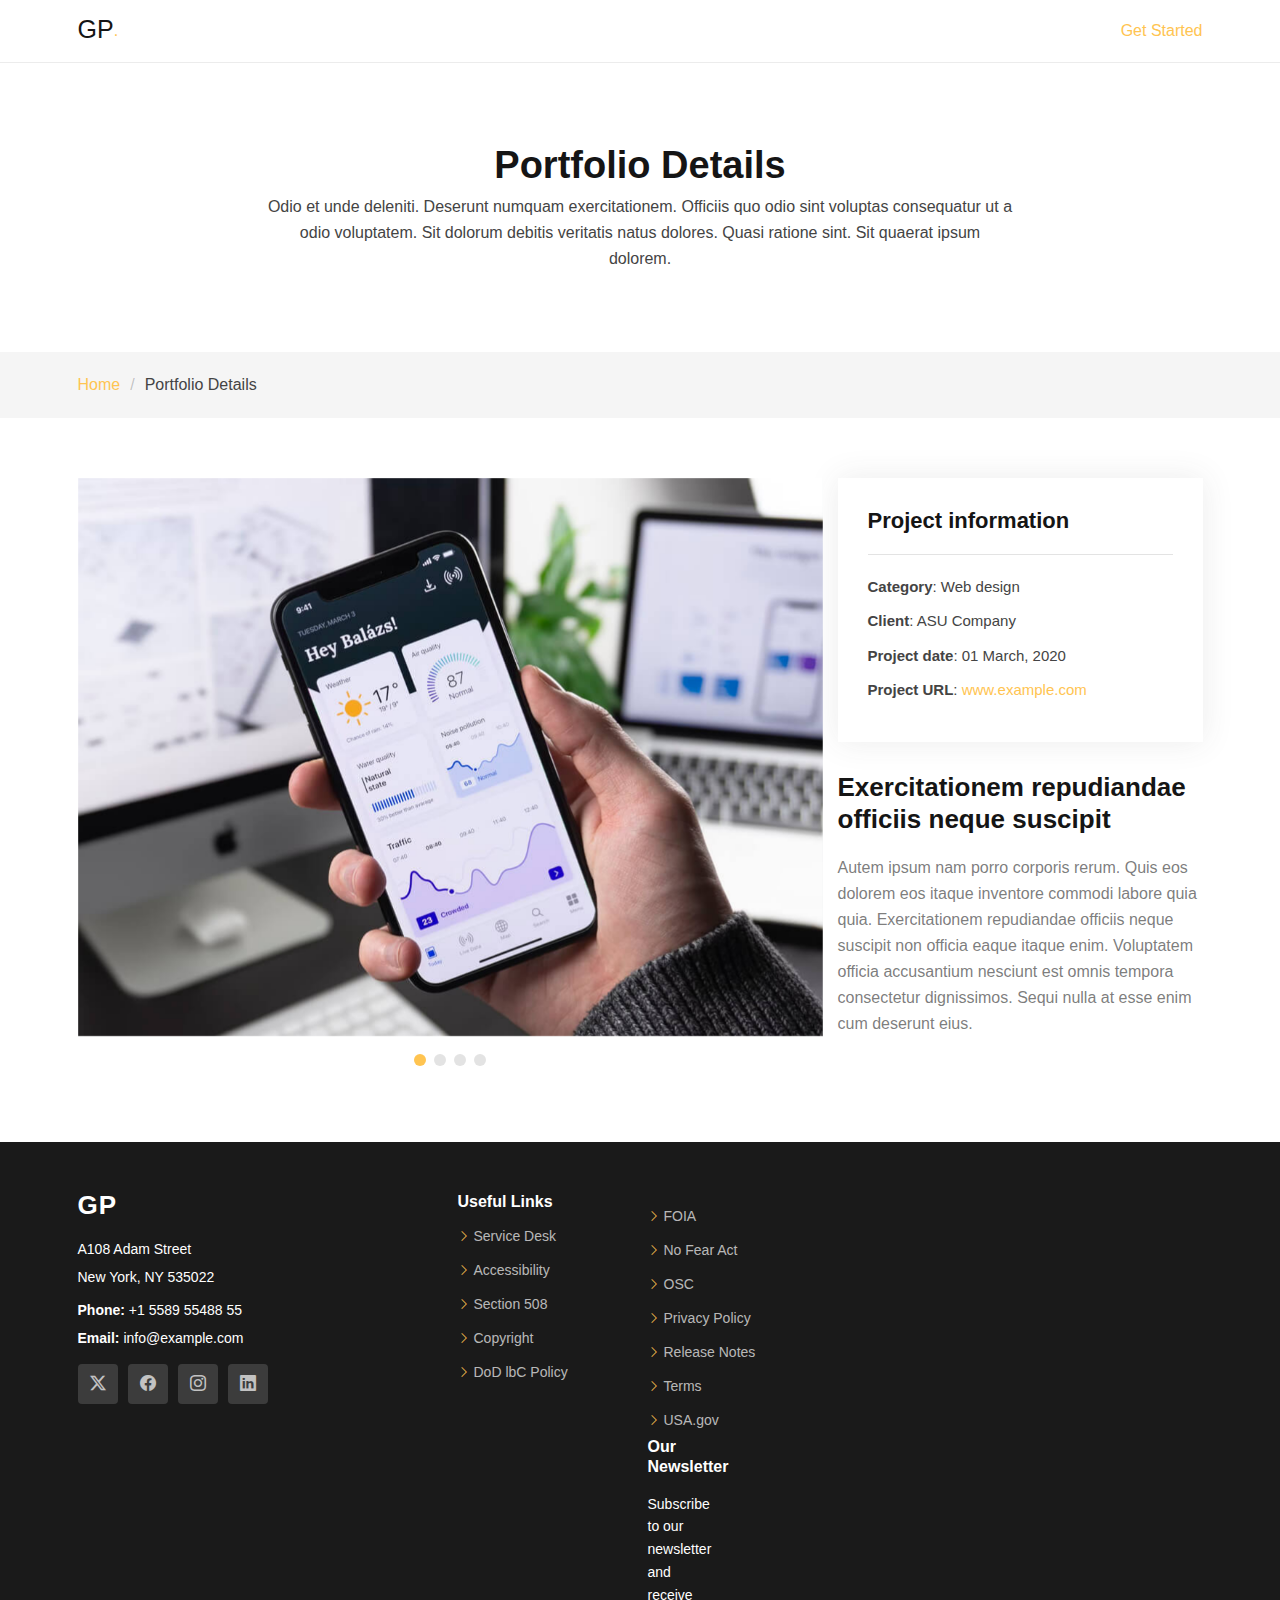
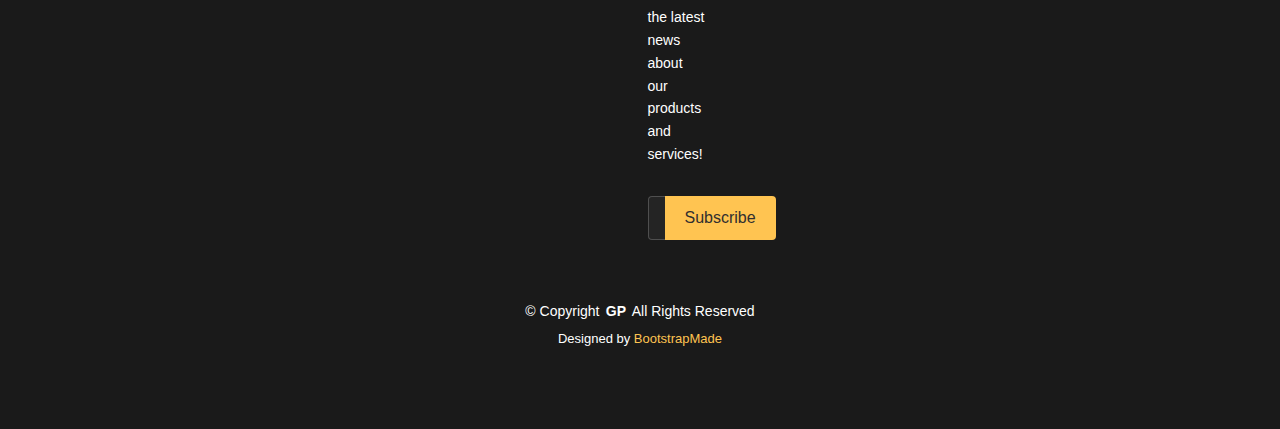
<file: portfolio-details.html>
<!DOCTYPE html>
<html lang="en">

<head>
  <meta charset="utf-8">
  <meta content="width=device-width, initial-scale=1.0" name="viewport">
  <title>Portfolio Details - Gp Bootstrap Template</title>
  <meta content="" name="description">
  <meta content="" name="keywords">

  <!-- Favicons -->
  <link href="assets/img/favicon.png" rel="icon">
  <link href="assets/img/apple-touch-icon.png" rel="apple-touch-icon">

  <!-- Fonts -->
  <link href="https://fonts.googleapis.com" rel="preconnect">
  <link href="https://fonts.gstatic.com" rel="preconnect" crossorigin>
  <link href="https://fonts.googleapis.com/css2?family=Roboto:ital,wght@0,100;0,300;0,400;0,500;0,700;0,900;1,100;1,300;1,400;1,500;1,700;1,900&family=Poppins:ital,wght@0,100;0,200;0,300;0,400;0,500;0,600;0,700;0,800;0,900;1,100;1,200;1,300;1,400;1,500;1,600;1,700;1,800;1,900&family=Raleway:ital,wght@0,100;0,200;0,300;0,400;0,500;0,600;0,700;0,800;0,900;1,100;1,200;1,300;1,400;1,500;1,600;1,700;1,800;1,900&display=swap" rel="stylesheet">

  <!-- Vendor CSS Files -->
  <link href="assets/vendor/bootstrap/css/bootstrap.min.css" rel="stylesheet">
  <link href="assets/vendor/bootstrap-icons/bootstrap-icons.css" rel="stylesheet">
  <link href="assets/vendor/aos/aos.css" rel="stylesheet">
  <link href="assets/vendor/swiper/swiper-bundle.min.css" rel="stylesheet">
  <link href="assets/vendor/glightbox/css/glightbox.min.css" rel="stylesheet">

  <!-- Main CSS File -->
  <link href="assets/css/main.css" rel="stylesheet">

  <!-- =======================================================
  * Template Name: Gp
  * Template URL: https://bootstrapmade.com/gp-free-multipurpose-html-bootstrap-template/
  * Updated: Jun 14 2024 with Bootstrap v5.3.3
  * Author: BootstrapMade.com
  * License: https://bootstrapmade.com/license/
  ======================================================== -->
</head>

<body class="portfolio-details-page">

  <header id="header" class="header d-flex align-items-center position-relative">
    <div class="container-fluid container-xl position-relative d-flex align-items-center justify-content-between">

      <a href="index.html" class="logo d-flex align-items-center me-auto me-lg-0">
        <!-- Uncomment the line below if you also wish to use an image logo -->
        <!-- <img src="assets/img/logo.png" alt=""> -->
        <h1 class="sitename">GP</h1>
        <span>.</span>
      </a>

      <nav id="navmenu" class="navmenu">
        <ul>
          <li><a href="#hero">Home<br></a></li>
          <li><a href="#about">About</a></li>
          <li><a href="#services">Services</a></li>
          <li><a href="#portfolio">Portfolio</a></li>
          <li><a href="#team">Team</a></li>
          <li class="dropdown"><a href="#"><span>Dropdown</span> <i class="bi bi-chevron-down toggle-dropdown"></i></a>
            <ul>
              <li><a href="#">Dropdown 1</a></li>
              <li class="dropdown"><a href="#"><span>Deep Dropdown</span> <i class="bi bi-chevron-down toggle-dropdown"></i></a>
                <ul>
                  <li><a href="#">Deep Dropdown 1</a></li>
                  <li><a href="#">Deep Dropdown 2</a></li>
                  <li><a href="#">Deep Dropdown 3</a></li>
                  <li><a href="#">Deep Dropdown 4</a></li>
                  <li><a href="#">Deep Dropdown 5</a></li>
                </ul>
              </li>
              <li><a href="#">Dropdown 2</a></li>
              <li><a href="#">Dropdown 3</a></li>
              <li><a href="#">Dropdown 4</a></li>
            </ul>
          </li>
          <li><a href="#contact">Contact</a></li>
        </ul>
        <i class="mobile-nav-toggle d-xl-none bi bi-list"></i>
      </nav>

      <a class="btn-getstarted" href="index.html#about">Get Started</a>

    </div>
  </header>

  <main class="main">

    <!-- Page Title -->
    <div class="page-title" data-aos="fade">
      <div class="heading">
        <div class="container">
          <div class="row d-flex justify-content-center text-center">
            <div class="col-lg-8">
              <h1>Portfolio Details</h1>
              <p class="mb-0">Odio et unde deleniti. Deserunt numquam exercitationem. Officiis quo odio sint voluptas consequatur ut a odio voluptatem. Sit dolorum debitis veritatis natus dolores. Quasi ratione sint. Sit quaerat ipsum dolorem.</p>
            </div>
          </div>
        </div>
      </div>
      <nav class="breadcrumbs">
        <div class="container">
          <ol>
            <li><a href="index.html">Home</a></li>
            <li class="current">Portfolio Details</li>
          </ol>
        </div>
      </nav>
    </div><!-- End Page Title -->

    <!-- Portfolio Details Section -->
    <section id="portfolio-details" class="portfolio-details section">

      <div class="container" data-aos="fade-up" data-aos-delay="100">

        <div class="row gy-4">

          <div class="col-lg-8">
            <div class="portfolio-details-slider swiper init-swiper">

              <script type="application/json" class="swiper-config">
                {
                  "loop": true,
                  "speed": 600,
                  "autoplay": {
                    "delay": 5000
                  },
                  "slidesPerView": "auto",
                  "pagination": {
                    "el": ".swiper-pagination",
                    "type": "bullets",
                    "clickable": true
                  }
                }
              </script>

              <div class="swiper-wrapper align-items-center">

                <div class="swiper-slide">
                  <img src="assets/img/portfolio/app-1.jpg" alt="">
                </div>

                <div class="swiper-slide">
                  <img src="assets/img/portfolio/product-1.jpg" alt="">
                </div>

                <div class="swiper-slide">
                  <img src="assets/img/portfolio/branding-1.jpg" alt="">
                </div>

                <div class="swiper-slide">
                  <img src="assets/img/portfolio/books-1.jpg" alt="">
                </div>

              </div>
              <div class="swiper-pagination"></div>
            </div>
          </div>

          <div class="col-lg-4">
            <div class="portfolio-info" data-aos="fade-up" data-aos-delay="200">
              <h3>Project information</h3>
              <ul>
                <li><strong>Category</strong>: Web design</li>
                <li><strong>Client</strong>: ASU Company</li>
                <li><strong>Project date</strong>: 01 March, 2020</li>
                <li><strong>Project URL</strong>: <a href="#">www.example.com</a></li>
              </ul>
            </div>
            <div class="portfolio-description" data-aos="fade-up" data-aos-delay="300">
              <h2>Exercitationem repudiandae officiis neque suscipit</h2>
              <p>
                Autem ipsum nam porro corporis rerum. Quis eos dolorem eos itaque inventore commodi labore quia quia. Exercitationem repudiandae officiis neque suscipit non officia eaque itaque enim. Voluptatem officia accusantium nesciunt est omnis tempora consectetur dignissimos. Sequi nulla at esse enim cum deserunt eius.
              </p>
            </div>
          </div>

        </div>

      </div>

    </section><!-- /Portfolio Details Section -->

  </main>

  <footer id="footer" class="footer">

    <div class="footer-top">
      <div class="container">
        <div class="row gy-4">
          <div class="col-lg-4 col-md-6 footer-about">
            <a href="index.html" class="logo d-flex align-items-center">
              <span class="sitename">GP</span>
            </a>
            <div class="footer-contact pt-3">
              <p>A108 Adam Street</p>
              <p>New York, NY 535022</p>
              <p class="mt-3"><strong>Phone:</strong> <span>+1 5589 55488 55</span></p>
              <p><strong>Email:</strong> <span>info@example.com</span></p>
            </div>
            <div class="social-links d-flex mt-4">
              <a href=""><i class="bi bi-twitter-x"></i></a>
              <a href=""><i class="bi bi-facebook"></i></a>
              <a href=""><i class="bi bi-instagram"></i></a>
              <a href=""><i class="bi bi-linkedin"></i></a>
            </div>
          </div>

          <div class="col-lg-2 col-md-3 footer-links">
            <h4>Useful Links</h4>
            <ul>
              <li><i class="bi bi-chevron-right"></i> <a
                  href="https://www.jagcnet.army.mil/Sites/jagc.nsf/homeContent.xsp?documentId=218620BDB3FCBE65852587F70061B77F"
                  target="_blank"> Service Desk</a></li>
              <li><i class="bi bi-chevron-right"></i> <a href="https://www.army.mil/armyequityandinclusion#org-accessibility"
                  target="_blank"> Accessibility</a></li>
              <li><i class="bi bi-chevron-right"></i> <a href="https://dodcio.defense.gov/DoDSection508/Std_Stmt.aspx"
                  target="_blank"> Section 508</a></li>
              <li><i class="bi bi-chevron-right"></i> <a href="https://www.jagcnet.army.mil/Sites/JAGC.nsf/footerContent.xsp"
                  target="_blank"> Copyright</a></li>
              <li><i class="bi bi-chevron-right"></i> <a href="https://dodcio.defense.gov/DoD-Web-Policy/" target="_blank"> DoD lbC
                  Policy</a></li>
            </ul>
          </div>

          <div class="col-lg-2 col-md-3 footer-links">
            <h4></h4>
          <ul>
            <li><i class="bi bi-chevron-right"></i> <a href="https://www.jagcnet.army.mil/Sites/JAGC.nsf/footerContent.xsp"
                target="_blank"> FOIA</a></li>
            <li><i class="bi bi-chevron-right"></i> <a href="https://www.army.mil/article/236698" target="_blank"> No Fear Act</a>
            </li>
            <li><i class="bi bi-chevron-right"></i> <a href="https://osc.gov/Pages/About.aspx" target="_blank"> OSC</a></li>
            <li><i class="bi bi-chevron-right"></i> <a href="https://www.jagcnet.army.mil/Sites/JAGC.nsf/footerContent.xsp"
                target="_blank"> Privacy Policy</a></li>
            <li><i class="bi bi-chevron-right"></i> <a href="https://www.jagcnet.army.mil/Sites/JAGC.nsf/footerContent.xsp"
                target="_blank"> Release Notes</a></li>
            <li><i class="bi bi-chevron-right"></i> <a href="https://www.jagcnet.army.mil/Sites/JAGC.nsf/footerContent.xsp"
                target="_blank"> Terms</a></li>
            <li><i class="bi bi-chevron-right"></i> <a href="https://www.usa.gov/" target="_blank"> USA.gov</a></li>
          </ul>

          <div class="col-lg-4 col-md-12 footer-newsletter">
            <h4>Our Newsletter</h4>
            <p>Subscribe to our newsletter and receive the latest news about our products and services!</p>
            <form action="forms/newsletter.php" method="post" class="php-email-form">
              <div class="newsletter-form"><input type="email" name="email"><input type="submit" value="Subscribe"></div>
              <div class="loading">Loading</div>
              <div class="error-message"></div>
              <div class="sent-message">Your subscription request has been sent. Thank you!</div>
            </form>
          </div>

        </div>
      </div>
    </div>

    <div class="copyright">
      <div class="container text-center">
        <p>© <span>Copyright</span> <strong class="px-1 sitename">GP</strong> <span>All Rights Reserved</span></p>
        <div class="credits">
          <!-- All the links in the footer should remain intact. -->
          <!-- You can delete the links only if you've purchased the pro version. -->
          <!-- Licensing information: https://bootstrapmade.com/license/ -->
          <!-- Purchase the pro version with working PHP/AJAX contact form: [buy-url] -->
          Designed by <a href="https://bootstrapmade.com/">BootstrapMade</a>
        </div>
      </div>
    </div>

  </footer>

  <!-- Scroll Top -->
  <a href="#" id="scroll-top" class="scroll-top d-flex align-items-center justify-content-center"><i class="bi bi-arrow-up-short"></i></a>

  <!-- Preloader -->
  <div id="preloader"></div>

  <!-- Vendor JS Files -->
  <script src="assets/vendor/bootstrap/js/bootstrap.bundle.min.js"></script>
  <script src="assets/vendor/php-email-form/validate.js"></script>
  <script src="assets/vendor/aos/aos.js"></script>
  <script src="assets/vendor/swiper/swiper-bundle.min.js"></script>
  <script src="assets/vendor/glightbox/js/glightbox.min.js"></script>
  <script src="assets/vendor/imagesloaded/imagesloaded.pkgd.min.js"></script>
  <script src="assets/vendor/isotope-layout/isotope.pkgd.min.js"></script>
  <script src="assets/vendor/purecounter/purecounter_vanilla.js"></script>

  <!-- Main JS File -->
  <script src="assets/js/main.js"></script>

</body>

</html>
</file>
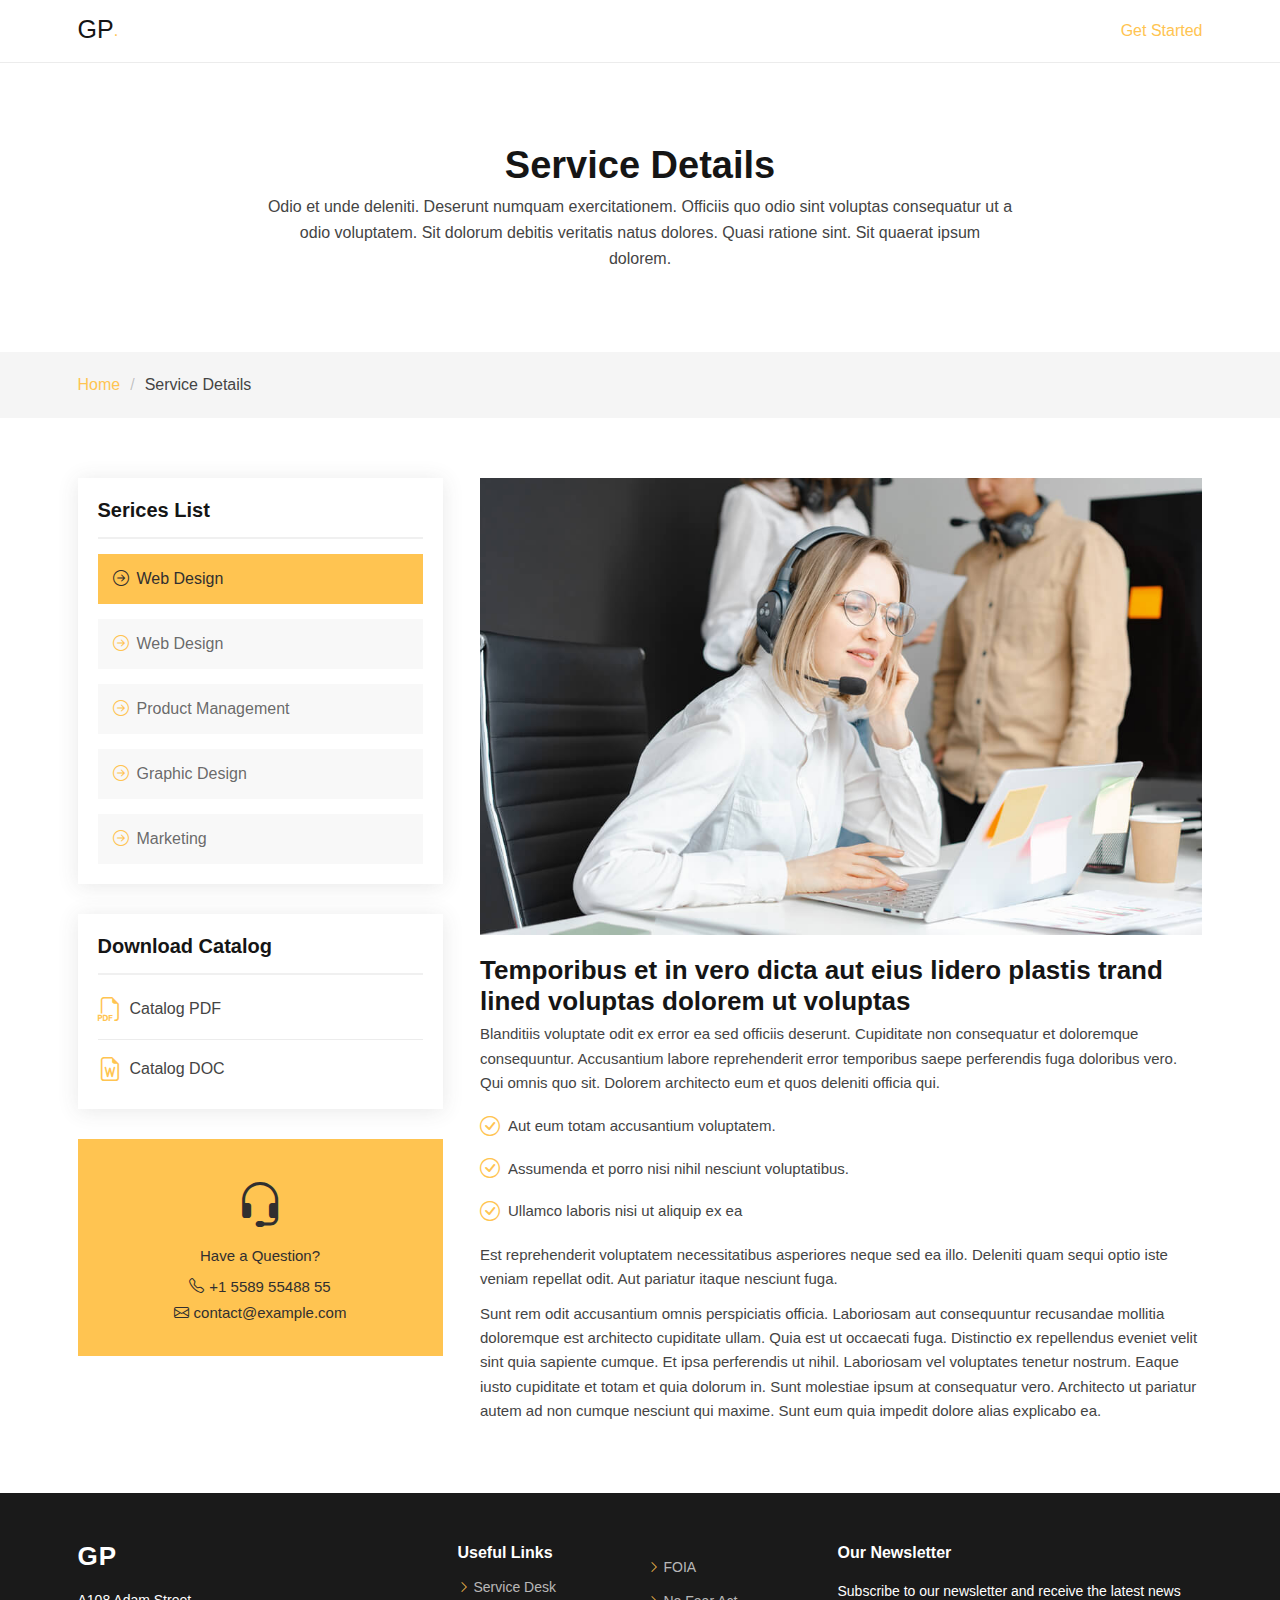
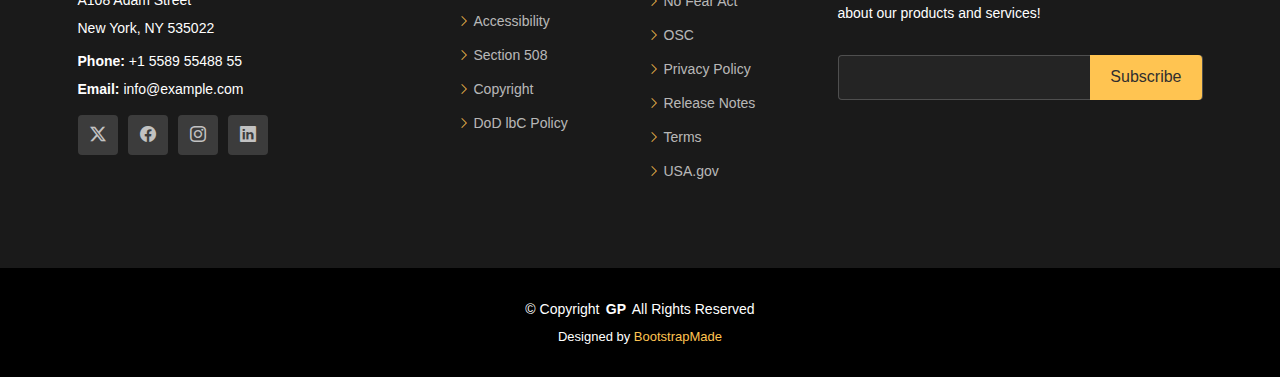
<file: service-details.html>
<!DOCTYPE html>
<html lang="en">

<head>
  <meta charset="utf-8">
  <meta content="width=device-width, initial-scale=1.0" name="viewport">
  <title>Service Details - Gp Bootstrap Template</title>
  <meta content="" name="description">
  <meta content="" name="keywords">

  <!-- Favicons -->
  <link href="assets/img/favicon.png" rel="icon">
  <link href="assets/img/apple-touch-icon.png" rel="apple-touch-icon">

  <!-- Fonts -->
  <link href="https://fonts.googleapis.com" rel="preconnect">
  <link href="https://fonts.gstatic.com" rel="preconnect" crossorigin>
  <link href="https://fonts.googleapis.com/css2?family=Roboto:ital,wght@0,100;0,300;0,400;0,500;0,700;0,900;1,100;1,300;1,400;1,500;1,700;1,900&family=Poppins:ital,wght@0,100;0,200;0,300;0,400;0,500;0,600;0,700;0,800;0,900;1,100;1,200;1,300;1,400;1,500;1,600;1,700;1,800;1,900&family=Raleway:ital,wght@0,100;0,200;0,300;0,400;0,500;0,600;0,700;0,800;0,900;1,100;1,200;1,300;1,400;1,500;1,600;1,700;1,800;1,900&display=swap" rel="stylesheet">

  <!-- Vendor CSS Files -->
  <link href="assets/vendor/bootstrap/css/bootstrap.min.css" rel="stylesheet">
  <link href="assets/vendor/bootstrap-icons/bootstrap-icons.css" rel="stylesheet">
  <link href="assets/vendor/aos/aos.css" rel="stylesheet">
  <link href="assets/vendor/swiper/swiper-bundle.min.css" rel="stylesheet">
  <link href="assets/vendor/glightbox/css/glightbox.min.css" rel="stylesheet">

  <!-- Main CSS File -->
  <link href="assets/css/main.css" rel="stylesheet">

  <!-- =======================================================
  * Template Name: Gp
  * Template URL: https://bootstrapmade.com/gp-free-multipurpose-html-bootstrap-template/
  * Updated: Jun 14 2024 with Bootstrap v5.3.3
  * Author: BootstrapMade.com
  * License: https://bootstrapmade.com/license/
  ======================================================== -->
</head>

<body class="service-details-page">

  <header id="header" class="header d-flex align-items-center position-relative">
    <div class="container-fluid container-xl position-relative d-flex align-items-center justify-content-between">

      <a href="index.html" class="logo d-flex align-items-center me-auto me-lg-0">
        <!-- Uncomment the line below if you also wish to use an image logo -->
        <!-- <img src="assets/img/logo.png" alt=""> -->
        <h1 class="sitename">GP</h1>
        <span>.</span>
      </a>

      <nav id="navmenu" class="navmenu">
        <ul>
          <li><a href="#hero">Home<br></a></li>
          <li><a href="#about">About</a></li>
          <li><a href="#services">Services</a></li>
          <li><a href="#portfolio">Portfolio</a></li>
          <li><a href="#team">Team</a></li>
          <li class="dropdown"><a href="#"><span>Dropdown</span> <i class="bi bi-chevron-down toggle-dropdown"></i></a>
            <ul>
              <li><a href="#">Dropdown 1</a></li>
              <li class="dropdown"><a href="#"><span>Deep Dropdown</span> <i class="bi bi-chevron-down toggle-dropdown"></i></a>
                <ul>
                  <li><a href="#">Deep Dropdown 1</a></li>
                  <li><a href="#">Deep Dropdown 2</a></li>
                  <li><a href="#">Deep Dropdown 3</a></li>
                  <li><a href="#">Deep Dropdown 4</a></li>
                  <li><a href="#">Deep Dropdown 5</a></li>
                </ul>
              </li>
              <li><a href="#">Dropdown 2</a></li>
              <li><a href="#">Dropdown 3</a></li>
              <li><a href="#">Dropdown 4</a></li>
            </ul>
          </li>
          <li><a href="#contact">Contact</a></li>
        </ul>
        <i class="mobile-nav-toggle d-xl-none bi bi-list"></i>
      </nav>

      <a class="btn-getstarted" href="index.html#about">Get Started</a>

    </div>
  </header>

  <main class="main">

    <!-- Page Title -->
    <div class="page-title" data-aos="fade">
      <div class="heading">
        <div class="container">
          <div class="row d-flex justify-content-center text-center">
            <div class="col-lg-8">
              <h1>Service Details</h1>
              <p class="mb-0">Odio et unde deleniti. Deserunt numquam exercitationem. Officiis quo odio sint voluptas consequatur ut a odio voluptatem. Sit dolorum debitis veritatis natus dolores. Quasi ratione sint. Sit quaerat ipsum dolorem.</p>
            </div>
          </div>
        </div>
      </div>
      <nav class="breadcrumbs">
        <div class="container">
          <ol>
            <li><a href="index.html">Home</a></li>
            <li class="current">Service Details</li>
          </ol>
        </div>
      </nav>
    </div><!-- End Page Title -->

    <!-- Service Details Section -->
    <section id="service-details" class="service-details section">

      <div class="container">

        <div class="row gy-5">

          <div class="col-lg-4" data-aos="fade-up" data-aos-delay="100">

            <div class="service-box">
              <h4>Serices List</h4>
              <div class="services-list">
                <a href="#" class="active"><i class="bi bi-arrow-right-circle"></i><span>Web Design</span></a>
                <a href="#"><i class="bi bi-arrow-right-circle"></i><span>Web Design</span></a>
                <a href="#"><i class="bi bi-arrow-right-circle"></i><span>Product Management</span></a>
                <a href="#"><i class="bi bi-arrow-right-circle"></i><span>Graphic Design</span></a>
                <a href="#"><i class="bi bi-arrow-right-circle"></i><span>Marketing</span></a>
              </div>
            </div><!-- End Services List -->

            <div class="service-box">
              <h4>Download Catalog</h4>
              <div class="download-catalog">
                <a href="#"><i class="bi bi-filetype-pdf"></i><span>Catalog PDF</span></a>
                <a href="#"><i class="bi bi-file-earmark-word"></i><span>Catalog DOC</span></a>
              </div>
            </div><!-- End Services List -->

            <div class="help-box d-flex flex-column justify-content-center align-items-center">
              <i class="bi bi-headset help-icon"></i>
              <h4>Have a Question?</h4>
              <p class="d-flex align-items-center mt-2 mb-0"><i class="bi bi-telephone me-2"></i> <span>+1 5589 55488 55</span></p>
              <p class="d-flex align-items-center mt-1 mb-0"><i class="bi bi-envelope me-2"></i> <a href="mailto:contact@example.com">contact@example.com</a></p>
            </div>

          </div>

          <div class="col-lg-8 ps-lg-5" data-aos="fade-up" data-aos-delay="200">
            <img src="assets/img/services.jpg" alt="" class="img-fluid services-img">
            <h3>Temporibus et in vero dicta aut eius lidero plastis trand lined voluptas dolorem ut voluptas</h3>
            <p>
              Blanditiis voluptate odit ex error ea sed officiis deserunt. Cupiditate non consequatur et doloremque consequuntur. Accusantium labore reprehenderit error temporibus saepe perferendis fuga doloribus vero. Qui omnis quo sit. Dolorem architecto eum et quos deleniti officia qui.
            </p>
            <ul>
              <li><i class="bi bi-check-circle"></i> <span>Aut eum totam accusantium voluptatem.</span></li>
              <li><i class="bi bi-check-circle"></i> <span>Assumenda et porro nisi nihil nesciunt voluptatibus.</span></li>
              <li><i class="bi bi-check-circle"></i> <span>Ullamco laboris nisi ut aliquip ex ea</span></li>
            </ul>
            <p>
              Est reprehenderit voluptatem necessitatibus asperiores neque sed ea illo. Deleniti quam sequi optio iste veniam repellat odit. Aut pariatur itaque nesciunt fuga.
            </p>
            <p>
              Sunt rem odit accusantium omnis perspiciatis officia. Laboriosam aut consequuntur recusandae mollitia doloremque est architecto cupiditate ullam. Quia est ut occaecati fuga. Distinctio ex repellendus eveniet velit sint quia sapiente cumque. Et ipsa perferendis ut nihil. Laboriosam vel voluptates tenetur nostrum. Eaque iusto cupiditate et totam et quia dolorum in. Sunt molestiae ipsum at consequatur vero. Architecto ut pariatur autem ad non cumque nesciunt qui maxime. Sunt eum quia impedit dolore alias explicabo ea.
            </p>
          </div>

        </div>

      </div>

    </section><!-- /Service Details Section -->

  </main>

  <footer id="footer" class="footer">

    <div class="footer-top">
      <div class="container">
        <div class="row gy-4">
          <div class="col-lg-4 col-md-6 footer-about">
            <a href="index.html" class="logo d-flex align-items-center">
              <span class="sitename">GP</span>
            </a>
            <div class="footer-contact pt-3">
              <p>A108 Adam Street</p>
              <p>New York, NY 535022</p>
              <p class="mt-3"><strong>Phone:</strong> <span>+1 5589 55488 55</span></p>
              <p><strong>Email:</strong> <span>info@example.com</span></p>
            </div>
            <div class="social-links d-flex mt-4">
              <a href=""><i class="bi bi-twitter-x"></i></a>
              <a href=""><i class="bi bi-facebook"></i></a>
              <a href=""><i class="bi bi-instagram"></i></a>
              <a href=""><i class="bi bi-linkedin"></i></a>
            </div>
          </div>

          <div class="col-lg-2 col-md-3 footer-links">
            <h4>Useful Links</h4>
            <ul>
              <li><i class="bi bi-chevron-right"></i> <a
                  href="https://www.jagcnet.army.mil/Sites/jagc.nsf/homeContent.xsp?documentId=218620BDB3FCBE65852587F70061B77F"
                  target="_blank"> Service Desk</a></li>
              <li><i class="bi bi-chevron-right"></i> <a href="https://www.army.mil/armyequityandinclusion#org-accessibility"
                  target="_blank"> Accessibility</a></li>
              <li><i class="bi bi-chevron-right"></i> <a href="https://dodcio.defense.gov/DoDSection508/Std_Stmt.aspx"
                  target="_blank"> Section 508</a></li>
              <li><i class="bi bi-chevron-right"></i> <a href="https://www.jagcnet.army.mil/Sites/JAGC.nsf/footerContent.xsp"
                  target="_blank"> Copyright</a></li>
              <li><i class="bi bi-chevron-right"></i> <a href="https://dodcio.defense.gov/DoD-Web-Policy/" target="_blank"> DoD lbC
                  Policy</a></li>
            </ul>
          </div>

          <div class="col-lg-2 col-md-3 footer-links">
            <h4></h4>
            <ul>
              <li><i class="bi bi-chevron-right"></i> <a href="https://www.jagcnet.army.mil/Sites/JAGC.nsf/footerContent.xsp"
                  target="_blank"> FOIA</a></li>
              <li><i class="bi bi-chevron-right"></i> <a href="https://www.army.mil/article/236698" target="_blank"> No Fear Act</a>
              </li>
              <li><i class="bi bi-chevron-right"></i> <a href="https://osc.gov/Pages/About.aspx" target="_blank"> OSC</a></li>
              <li><i class="bi bi-chevron-right"></i> <a href="https://www.jagcnet.army.mil/Sites/JAGC.nsf/footerContent.xsp"
                  target="_blank"> Privacy Policy</a></li>
              <li><i class="bi bi-chevron-right"></i> <a href="https://www.jagcnet.army.mil/Sites/JAGC.nsf/footerContent.xsp"
                  target="_blank"> Release Notes</a></li>
              <li><i class="bi bi-chevron-right"></i> <a href="https://www.jagcnet.army.mil/Sites/JAGC.nsf/footerContent.xsp"
                  target="_blank"> Terms</a></li>
              <li><i class="bi bi-chevron-right"></i> <a href="https://www.usa.gov/" target="_blank"> USA.gov</a></li>
            </ul>
          </div>

          <div class="col-lg-4 col-md-12 footer-newsletter">
            <h4>Our Newsletter</h4>
            <p>Subscribe to our newsletter and receive the latest news about our products and services!</p>
            <form action="forms/newsletter.php" method="post" class="php-email-form">
              <div class="newsletter-form"><input type="email" name="email"><input type="submit" value="Subscribe"></div>
              <div class="loading">Loading</div>
              <div class="error-message"></div>
              <div class="sent-message">Your subscription request has been sent. Thank you!</div>
            </form>
          </div>

        </div>
      </div>
    </div>

    <div class="copyright">
      <div class="container text-center">
        <p>© <span>Copyright</span> <strong class="px-1 sitename">GP</strong> <span>All Rights Reserved</span></p>
        <div class="credits">
          <!-- All the links in the footer should remain intact. -->
          <!-- You can delete the links only if you've purchased the pro version. -->
          <!-- Licensing information: https://bootstrapmade.com/license/ -->
          <!-- Purchase the pro version with working PHP/AJAX contact form: [buy-url] -->
          Designed by <a href="https://bootstrapmade.com/">BootstrapMade</a>
        </div>
      </div>
    </div>

  </footer>

  <!-- Scroll Top -->
  <a href="#" id="scroll-top" class="scroll-top d-flex align-items-center justify-content-center"><i class="bi bi-arrow-up-short"></i></a>

  <!-- Preloader -->
  <div id="preloader"></div>

  <!-- Vendor JS Files -->
  <script src="assets/vendor/bootstrap/js/bootstrap.bundle.min.js"></script>
  <script src="assets/vendor/php-email-form/validate.js"></script>
  <script src="assets/vendor/aos/aos.js"></script>
  <script src="assets/vendor/swiper/swiper-bundle.min.js"></script>
  <script src="assets/vendor/glightbox/js/glightbox.min.js"></script>
  <script src="assets/vendor/imagesloaded/imagesloaded.pkgd.min.js"></script>
  <script src="assets/vendor/isotope-layout/isotope.pkgd.min.js"></script>
  <script src="assets/vendor/purecounter/purecounter_vanilla.js"></script>

  <!-- Main JS File -->
  <script src="assets/js/main.js"></script>

</body>

</html>
</file>
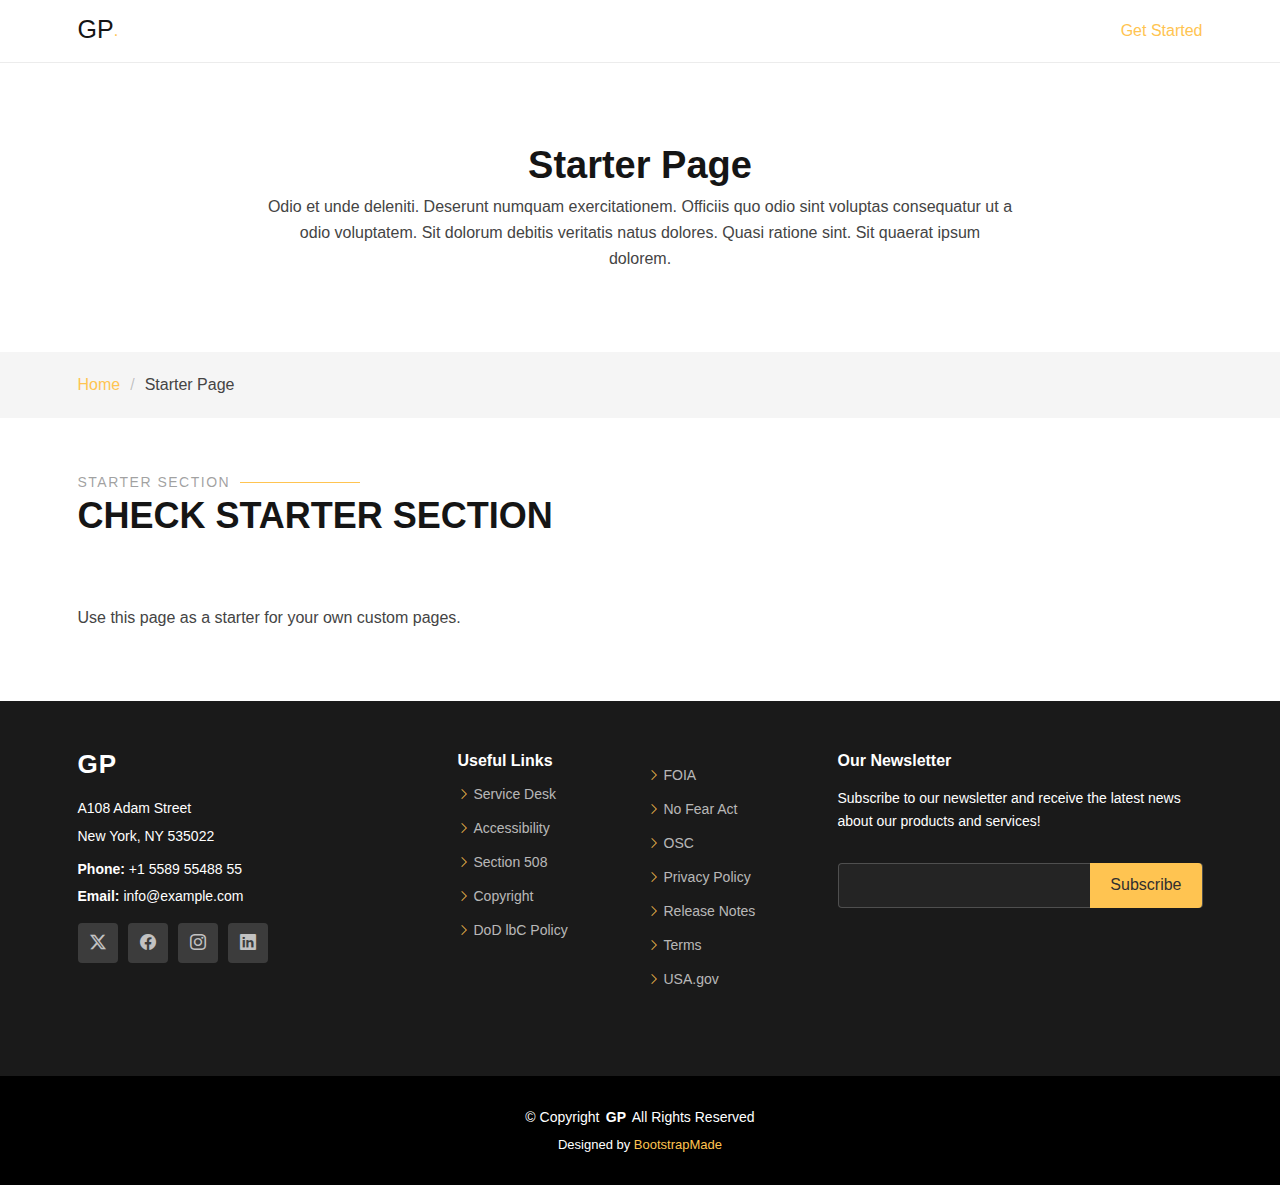
<file: starter-page.html>
<!DOCTYPE html>
<html lang="en">

<head>
  <meta charset="utf-8">
  <meta content="width=device-width, initial-scale=1.0" name="viewport">
  <title>Starter Page - Gp Bootstrap Template</title>
  <meta content="" name="description">
  <meta content="" name="keywords">

  <!-- Favicons -->
  <link href="assets/img/favicon.png" rel="icon">
  <link href="assets/img/apple-touch-icon.png" rel="apple-touch-icon">

  <!-- Fonts -->
  <link href="https://fonts.googleapis.com" rel="preconnect">
  <link href="https://fonts.gstatic.com" rel="preconnect" crossorigin>
  <link href="https://fonts.googleapis.com/css2?family=Roboto:ital,wght@0,100;0,300;0,400;0,500;0,700;0,900;1,100;1,300;1,400;1,500;1,700;1,900&family=Poppins:ital,wght@0,100;0,200;0,300;0,400;0,500;0,600;0,700;0,800;0,900;1,100;1,200;1,300;1,400;1,500;1,600;1,700;1,800;1,900&family=Raleway:ital,wght@0,100;0,200;0,300;0,400;0,500;0,600;0,700;0,800;0,900;1,100;1,200;1,300;1,400;1,500;1,600;1,700;1,800;1,900&display=swap" rel="stylesheet">

  <!-- Vendor CSS Files -->
  <link href="assets/vendor/bootstrap/css/bootstrap.min.css" rel="stylesheet">
  <link href="assets/vendor/bootstrap-icons/bootstrap-icons.css" rel="stylesheet">
  <link href="assets/vendor/aos/aos.css" rel="stylesheet">
  <link href="assets/vendor/swiper/swiper-bundle.min.css" rel="stylesheet">
  <link href="assets/vendor/glightbox/css/glightbox.min.css" rel="stylesheet">

  <!-- Main CSS File -->
  <link href="assets/css/main.css" rel="stylesheet">

  <!-- =======================================================
  * Template Name: Gp
  * Template URL: https://bootstrapmade.com/gp-free-multipurpose-html-bootstrap-template/
  * Updated: Jun 14 2024 with Bootstrap v5.3.3
  * Author: BootstrapMade.com
  * License: https://bootstrapmade.com/license/
  ======================================================== -->
</head>

<body class="starter-page-page">

  <header id="header" class="header d-flex align-items-center position-relative">
    <div class="container-fluid container-xl position-relative d-flex align-items-center justify-content-between">

      <a href="index.html" class="logo d-flex align-items-center me-auto me-lg-0">
        <!-- Uncomment the line below if you also wish to use an image logo -->
        <!-- <img src="assets/img/logo.png" alt=""> -->
        <h1 class="sitename">GP</h1>
        <span>.</span>
      </a>

      <nav id="navmenu" class="navmenu">
        <ul>
          <li><a href="#hero">Home<br></a></li>
          <li><a href="#about">About</a></li>
          <li><a href="#services">Services</a></li>
          <li><a href="#portfolio">Portfolio</a></li>
          <li><a href="#team">Team</a></li>
          <li class="dropdown"><a href="#"><span>Dropdown</span> <i class="bi bi-chevron-down toggle-dropdown"></i></a>
            <ul>
              <li><a href="#">Dropdown 1</a></li>
              <li class="dropdown"><a href="#"><span>Deep Dropdown</span> <i class="bi bi-chevron-down toggle-dropdown"></i></a>
                <ul>
                  <li><a href="#">Deep Dropdown 1</a></li>
                  <li><a href="#">Deep Dropdown 2</a></li>
                  <li><a href="#">Deep Dropdown 3</a></li>
                  <li><a href="#">Deep Dropdown 4</a></li>
                  <li><a href="#">Deep Dropdown 5</a></li>
                </ul>
              </li>
              <li><a href="#">Dropdown 2</a></li>
              <li><a href="#">Dropdown 3</a></li>
              <li><a href="#">Dropdown 4</a></li>
            </ul>
          </li>
          <li><a href="#contact">Contact</a></li>
        </ul>
        <i class="mobile-nav-toggle d-xl-none bi bi-list"></i>
      </nav>

      <a class="btn-getstarted" href="index.html#about">Get Started</a>

    </div>
  </header>

  <main class="main">

    <!-- Page Title -->
    <div class="page-title" data-aos="fade">
      <div class="heading">
        <div class="container">
          <div class="row d-flex justify-content-center text-center">
            <div class="col-lg-8">
              <h1>Starter Page</h1>
              <p class="mb-0">Odio et unde deleniti. Deserunt numquam exercitationem. Officiis quo odio sint voluptas consequatur ut a odio voluptatem. Sit dolorum debitis veritatis natus dolores. Quasi ratione sint. Sit quaerat ipsum dolorem.</p>
            </div>
          </div>
        </div>
      </div>
      <nav class="breadcrumbs">
        <div class="container">
          <ol>
            <li><a href="index.html">Home</a></li>
            <li class="current">Starter Page</li>
          </ol>
        </div>
      </nav>
    </div><!-- End Page Title -->

    <!-- Starter Section Section -->
    <section id="starter-section" class="starter-section section">

      <!-- Section Title -->
      <div class="container section-title" data-aos="fade-up">
        <h2>Starter Section</h2>
        <p>Check Starter Section<br></p>
      </div><!-- End Section Title -->

      <div class="container" data-aos="fade-up">
        <p>Use this page as a starter for your own custom pages.</p>
      </div>

    </section><!-- /Starter Section Section -->

  </main>

  <footer id="footer" class="footer">

    <div class="footer-top">
      <div class="container">
        <div class="row gy-4">
          <div class="col-lg-4 col-md-6 footer-about">
            <a href="index.html" class="logo d-flex align-items-center">
              <span class="sitename">GP</span>
            </a>
            <div class="footer-contact pt-3">
              <p>A108 Adam Street</p>
              <p>New York, NY 535022</p>
              <p class="mt-3"><strong>Phone:</strong> <span>+1 5589 55488 55</span></p>
              <p><strong>Email:</strong> <span>info@example.com</span></p>
            </div>
            <div class="social-links d-flex mt-4">
              <a href=""><i class="bi bi-twitter-x"></i></a>
              <a href=""><i class="bi bi-facebook"></i></a>
              <a href=""><i class="bi bi-instagram"></i></a>
              <a href=""><i class="bi bi-linkedin"></i></a>
            </div>
          </div>

          <div class="col-lg-2 col-md-3 footer-links">
            <h4>Useful Links</h4>
            <ul>
              <li><i class="bi bi-chevron-right"></i> <a
                  href="https://www.jagcnet.army.mil/Sites/jagc.nsf/homeContent.xsp?documentId=218620BDB3FCBE65852587F70061B77F"
                  target="_blank"> Service Desk</a></li>
              <li><i class="bi bi-chevron-right"></i> <a href="https://www.army.mil/armyequityandinclusion#org-accessibility"
                  target="_blank"> Accessibility</a></li>
              <li><i class="bi bi-chevron-right"></i> <a href="https://dodcio.defense.gov/DoDSection508/Std_Stmt.aspx"
                  target="_blank"> Section 508</a></li>
              <li><i class="bi bi-chevron-right"></i> <a href="https://www.jagcnet.army.mil/Sites/JAGC.nsf/footerContent.xsp"
                  target="_blank"> Copyright</a></li>
              <li><i class="bi bi-chevron-right"></i> <a href="https://dodcio.defense.gov/DoD-Web-Policy/" target="_blank"> DoD lbC
                  Policy</a></li>
            </ul>
          </div>

          <div class="col-lg-2 col-md-3 footer-links">
            <h4></h4>
            <ul>
              <li><i class="bi bi-chevron-right"></i> <a href="https://www.jagcnet.army.mil/Sites/JAGC.nsf/footerContent.xsp"
                  target="_blank"> FOIA</a></li>
              <li><i class="bi bi-chevron-right"></i> <a href="https://www.army.mil/article/236698" target="_blank"> No Fear Act</a>
              </li>
              <li><i class="bi bi-chevron-right"></i> <a href="https://osc.gov/Pages/About.aspx" target="_blank"> OSC</a></li>
              <li><i class="bi bi-chevron-right"></i> <a href="https://www.jagcnet.army.mil/Sites/JAGC.nsf/footerContent.xsp"
                  target="_blank"> Privacy Policy</a></li>
              <li><i class="bi bi-chevron-right"></i> <a href="https://www.jagcnet.army.mil/Sites/JAGC.nsf/footerContent.xsp"
                  target="_blank"> Release Notes</a></li>
              <li><i class="bi bi-chevron-right"></i> <a href="https://www.jagcnet.army.mil/Sites/JAGC.nsf/footerContent.xsp"
                  target="_blank"> Terms</a></li>
              <li><i class="bi bi-chevron-right"></i> <a href="https://www.usa.gov/" target="_blank"> USA.gov</a></li>
            </ul>
          </div>

          <div class="col-lg-4 col-md-12 footer-newsletter">
            <h4>Our Newsletter</h4>
            <p>Subscribe to our newsletter and receive the latest news about our products and services!</p>
            <form action="forms/newsletter.php" method="post" class="php-email-form">
              <div class="newsletter-form"><input type="email" name="email"><input type="submit" value="Subscribe"></div>
              <div class="loading">Loading</div>
              <div class="error-message"></div>
              <div class="sent-message">Your subscription request has been sent. Thank you!</div>
            </form>
          </div>

        </div>
      </div>
    </div>

    <div class="copyright">
      <div class="container text-center">
        <p>© <span>Copyright</span> <strong class="px-1 sitename">GP</strong> <span>All Rights Reserved</span></p>
        <div class="credits">
          <!-- All the links in the footer should remain intact. -->
          <!-- You can delete the links only if you've purchased the pro version. -->
          <!-- Licensing information: https://bootstrapmade.com/license/ -->
          <!-- Purchase the pro version with working PHP/AJAX contact form: [buy-url] -->
          Designed by <a href="https://bootstrapmade.com/">BootstrapMade</a>
        </div>
      </div>
    </div>

  </footer>

  <!-- Scroll Top -->
  <a href="#" id="scroll-top" class="scroll-top d-flex align-items-center justify-content-center"><i class="bi bi-arrow-up-short"></i></a>

  <!-- Preloader -->
  <div id="preloader"></div>

  <!-- Vendor JS Files -->
  <script src="assets/vendor/bootstrap/js/bootstrap.bundle.min.js"></script>
  <script src="assets/vendor/php-email-form/validate.js"></script>
  <script src="assets/vendor/aos/aos.js"></script>
  <script src="assets/vendor/swiper/swiper-bundle.min.js"></script>
  <script src="assets/vendor/glightbox/js/glightbox.min.js"></script>
  <script src="assets/vendor/imagesloaded/imagesloaded.pkgd.min.js"></script>
  <script src="assets/vendor/isotope-layout/isotope.pkgd.min.js"></script>
  <script src="assets/vendor/purecounter/purecounter_vanilla.js"></script>

  <!-- Main JS File -->
  <script src="assets/js/main.js"></script>

</body>

</html>
</file>
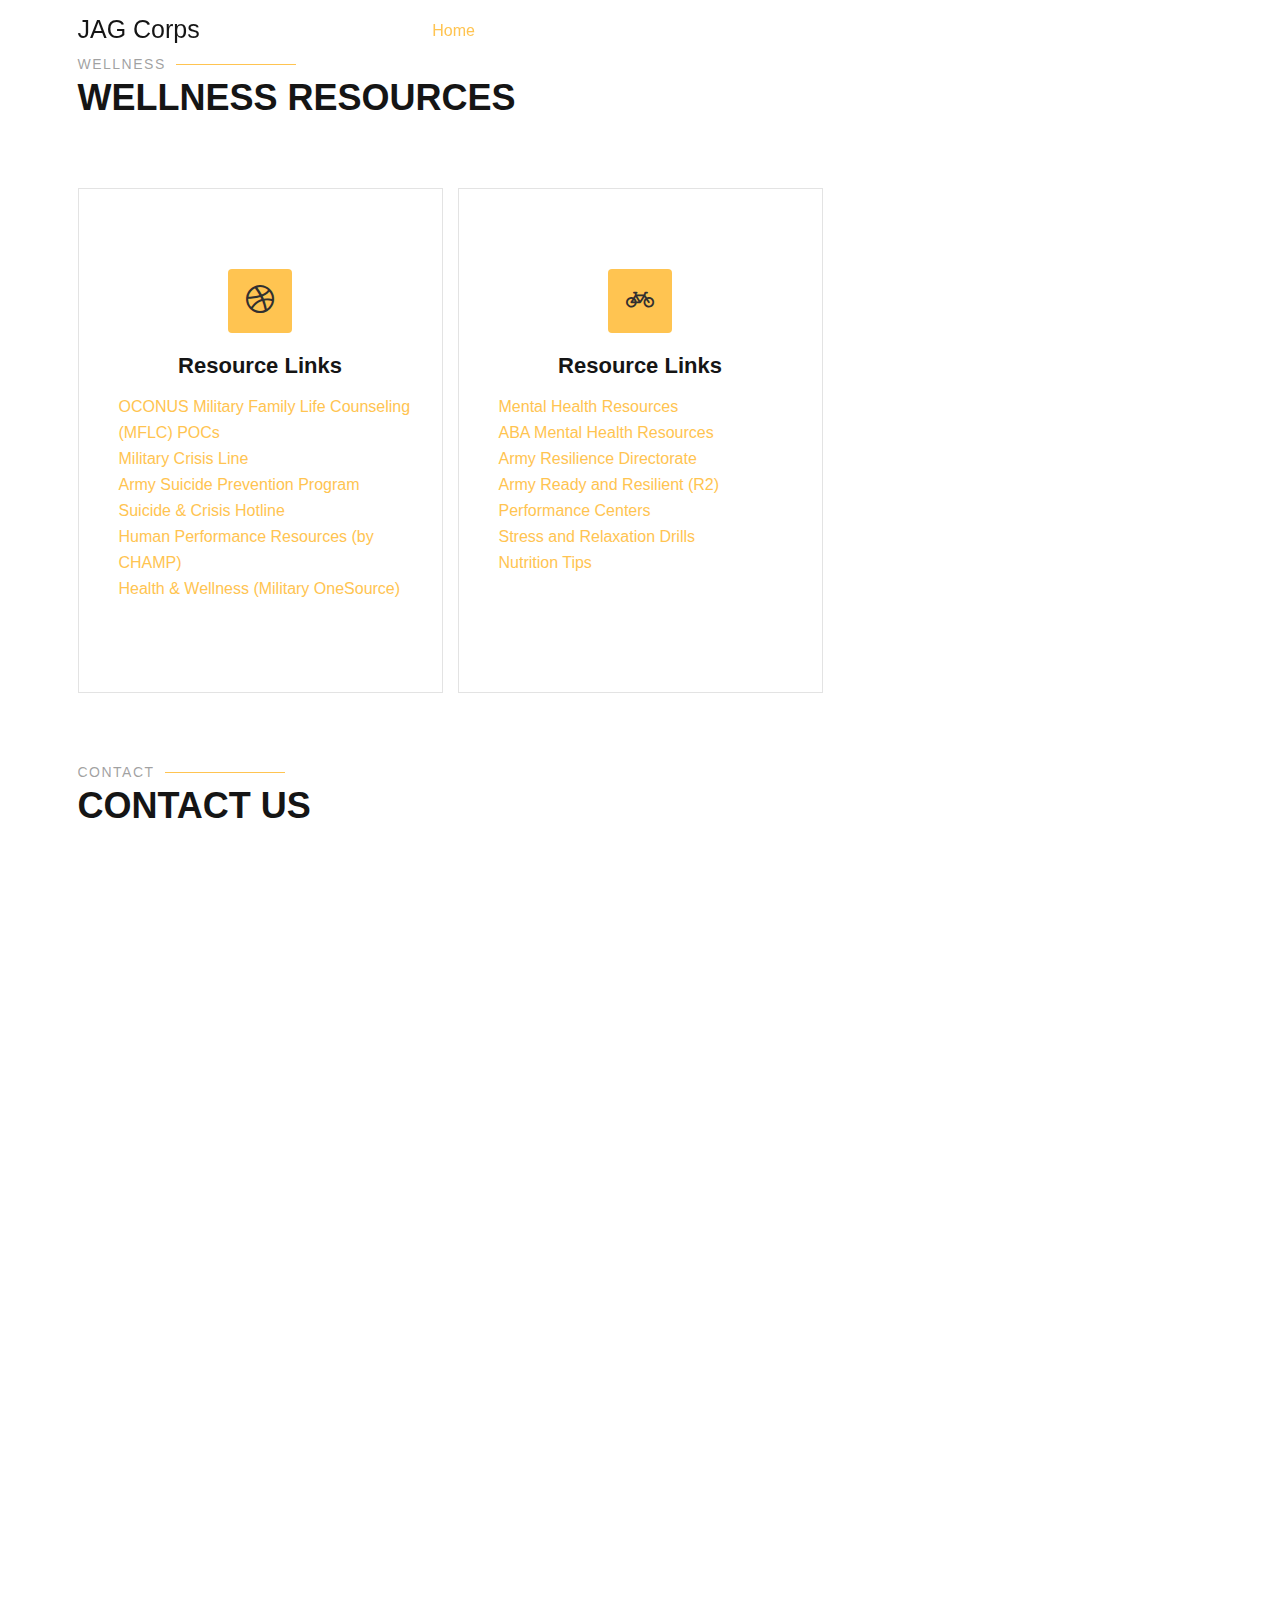
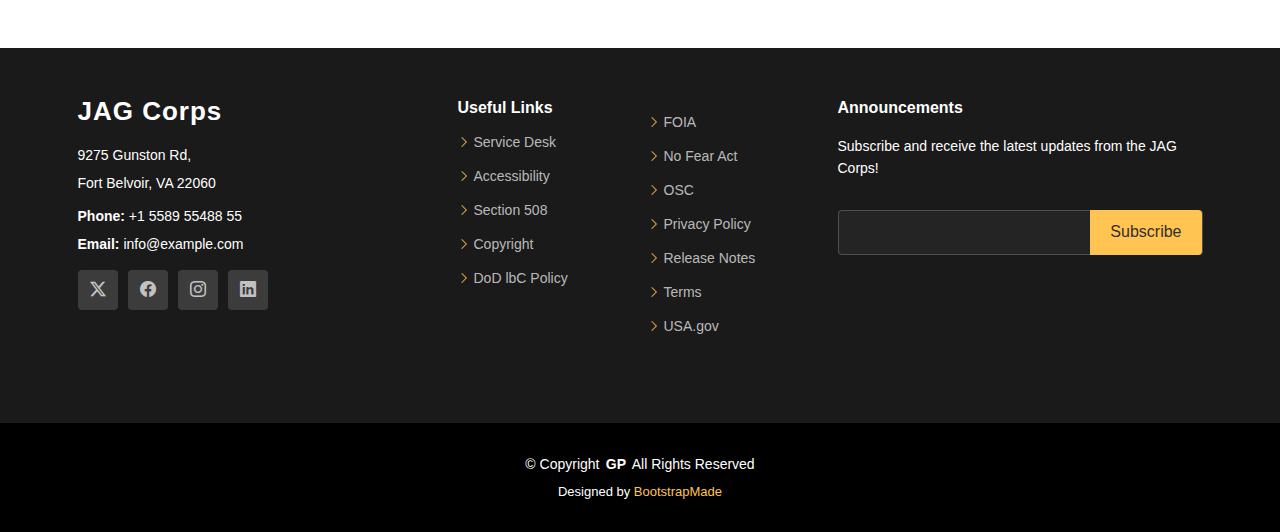
<file: wellness.html>
<!DOCTYPE html>
<html lang="en">

<head>
  <meta charset="utf-8">
  <meta content="width=device-width, initial-scale=1.0" name="viewport">
  <title>Index - Gp Bootstrap Template</title>
  <meta content="" name="description">
  <meta content="" name="keywords">

  <!-- Favicons -->
  <link href="assets/img/favicon.png" rel="icon">
  <link href="assets/img/apple-touch-icon.png" rel="apple-touch-icon">

  <!-- Fonts -->
  <link href="https://fonts.googleapis.com" rel="preconnect">
  <link href="https://fonts.gstatic.com" rel="preconnect" crossorigin>
  <link
    href="https://fonts.googleapis.com/css2?family=Roboto:ital,wght@0,100;0,300;0,400;0,500;0,700;0,900;1,100;1,300;1,400;1,500;1,700;1,900&family=Poppins:ital,wght@0,100;0,200;0,300;0,400;0,500;0,600;0,700;0,800;0,900;1,100;1,200;1,300;1,400;1,500;1,600;1,700;1,800;1,900&family=Raleway:ital,wght@0,100;0,200;0,300;0,400;0,500;0,600;0,700;0,800;0,900;1,100;1,200;1,300;1,400;1,500;1,600;1,700;1,800;1,900&display=swap"
    rel="stylesheet">

  <!-- Vendor CSS Files -->
  <link href="assets/vendor/bootstrap/css/bootstrap.min.css" rel="stylesheet">
  <link href="assets/vendor/bootstrap-icons/bootstrap-icons.css" rel="stylesheet">
  <link href="assets/vendor/aos/aos.css" rel="stylesheet">
  <link href="assets/vendor/swiper/swiper-bundle.min.css" rel="stylesheet">
  <link href="assets/vendor/glightbox/css/glightbox.min.css" rel="stylesheet">

  <!-- Main CSS File -->
  <link href="assets/css/main.css" rel="stylesheet">

  <!-- =======================================================
  * Template Name: Gp
  * Template URL: https://bootstrapmade.com/gp-free-multipurpose-html-bootstrap-template/
  * Updated: Jun 14 2024 with Bootstrap v5.3.3
  * Author: BootstrapMade.com
  * License: https://bootstrapmade.com/license/
  ======================================================== -->
</head>

<body class="index-page">

  <header id="header" class="header d-flex align-items-center fixed-top">
    <div class="container-fluid container-xl position-relative d-flex align-items-center justify-content-between">

      <a href="index.html" class="logo d-flex align-items-center me-auto me-lg-0">
        <!-- Uncomment the line below if you also wish to use an image logo -->
        <!-- <img src="assets/img/logo.png" alt=""> -->
        <h1 class="sitename">JAG Corps</h1>
        <!-- <span></span> -->
      </a>

      <nav id="navmenu" class="navmenu">
        <ul>
          <li><a href="./index.html" class="active">Home<br></a></li>
          <li><a href="https://www.jagcnet.army.mil/Sites/jagc.nsf/help.xsp" target="_blank">Help</a></li>
          <li><a href="https://www.jagcnet.army.mil/Sites/jagc.nsf/homeContent.xsp?documentId=218620BDB3FCBE65852587F70061B77F" target="_blank">Contact</a></li>
          <li><a href="https://www.army.mil/" target="_blank">U.S Army</a></li>
          <li><a href="https://login.milsuite.mil/?goto=https%3A%2F%2Fwww.milsuite.mil%3A443%2Fbook%2Fcommunity%2Fspaces%2Farmyjag" target="_blank">Milsuite</a></li>
          <!-- <li class="dropdown"><a href="#"><span>Dropdown</span> <i class="bi bi-chevron-down toggle-dropdown"></i></a>
            <ul>
              <li><a href="#">Dropdown 1</a></li>
              <li class="dropdown"><a href="#"><span>Deep Dropdown</span> <i class="bi bi-chevron-down toggle-dropdown"></i></a>
                <ul>
                  <li><a href="#">Deep Dropdown 1</a></li>
                  <li><a href="#">Deep Dropdown 2</a></li>
                  <li><a href="#">Deep Dropdown 3</a></li>
                  <li><a href="#">Deep Dropdown 4</a></li>
                  <li><a href="#">Deep Dropdown 5</a></li>
                </ul>
              </li>
              <li><a href="#">Dropdown 2</a></li>
              <li><a href="#">Dropdown 3</a></li>
              <li><a href="#">Dropdown 4</a></li>
            </ul>
          </li> -->
          <li><a href="#contact">JAGU</a></li>
          <li><a href="#contact">Public Admin Login</a></li>
          <li><a href="#contact">Login to JAGCNet</a></li>
        </ul>
        <i class="mobile-nav-toggle d-xl-none bi bi-list"></i>
      </nav>

      <!-- <a class="btn-getstarted" href="index.html#about">Get Started</a> -->

    </div>
  </header>

  <main class="main">

    <!-- Services Section -->
    <section id="services" class="services section">

      <!-- Section Title -->
      <div class="container section-title" data-aos="fade-up">
        <h2>Wellness</h2>
        <p>Wellness Resources</p>
      </div><!-- End Section Title -->

      <div class="container">

        <div class="row gy-4">

          <div class="col-lg-4 col-md-6" data-aos="fade-up" data-aos-delay="100">
            <div class="service-item position-relative">
              <div class="icon">
                <i class="bi bi-dribbble"></i>
              </div>
              <!-- <a href="#" target="_blank" class="stretched-link">
                <h3>U.S. Army Trial Judiciary</h3>
              </a> -->
              <h3>Resource Links</h3>
              <ul class="court">
                <li class="court-li"><a href="#" target="_blank">OCONUS Military Family Life Counseling (MFLC) POCs</a></li>
                <li class="court-li"><a href="https://www.veteranscrisisline.net/get-help-now/military-crisis-line/" target="_blank">Military Crisis Line</a></li>
                <li class="court-li"><a href="https://www.armyresilience.army.mil/suicide-prevention/index.html" target="_blank">Army Suicide Prevention Program</a></li>
                <li class="court-li"><a href="https://988lifeline.org/" target="_blank">Suicide & Crisis Hotline</a></li>
                <li class="court-li"><a href="https://www.hprc-online.org/" target="_blank">Human Performance Resources (by CHAMP)</a></li>
                <li class="court-li"><a href="https://www.militaryonesource.mil/health-wellness/" target="_blank">Health & Wellness (Military OneSource)</a></li>
                
              </ul>
            </div>
          </div><!-- End Service Item -->
          <div class="col-lg-4 col-md-6" data-aos="fade-up" data-aos-delay="100">
            <div class="service-item position-relative">
              <div class="icon">
              <i class="bi bi-bicycle"></i>
              </div>
              <!-- <a href="#" target="_blank" class="stretched-link">
                <h3>U.S. Army Trial Judiciary</h3>
              </a> -->
              <h3>Resource Links</h3>
              <ul class="court">
                <li class="court-li"><a href="https://www.militaryonesource.mil/resources/millife-guides/mental-health-support/" target="_blank">Mental Health Resources</a></li>
                <li class="court-li"><a href="https://www.americanbar.org/groups/lawyer_assistance/resources/covid-19--mental-health-resources/" target="_blank">ABA Mental Health Resources</a></li>
                <li class="court-li"><a href="https://www.armyresilience.army.mil/index.html" target="_blank">Army Resilience Directorate</a></li>
                <li class="court-li"><a href="https://www.armyresilience.army.mil/ard/R2/R2-Performance-center.html" target="_blank">Army Ready and Resilient (R2) Performance Centers</a></li>
                <li class="court-li"><a href="https://www.militaryonesource.mil/resources/mobile-apps/de-stress-and-relax-with-chill-drills-by-military-onesource/" target="_blank">Stress and Relaxation Drills</a></li>
                <li class="court-li"><a href="https://www.militaryonesource.mil/health-wellness/prevention-care/practicing-good-nutrition-boosts-personal-performance/" target="_blank">Nutrition Tips</a></li>
              </ul>
            </div>
          </div><!-- End Service Item -->

  
    
    <!-- Contact Section -->
    <section id="contact" class="contact section">

      <!-- Section Title -->
      <div class="container section-title" data-aos="fade-up">
        <h2>Contact</h2>
        <p>Contact Us</p>
      </div><!-- End Section Title -->

      <div class="container" data-aos="fade-up" data-aos-delay="100">

        <div class="mb-5" data-aos="fade-up" data-aos-delay="200">
          <iframe
            src="https://www.google.com/maps/embed?pb=!1m18!1m12!1m3!1d3113.515745473493!2d-77.15207932244438!3d38.70596647176553!2m3!1f0!2f0!3f0!3m2!1i1024!2i768!4f13.1!3m3!1m2!1s0x89b7ac882681f607%3A0x4f75fe2b1d6e60b8!2s9275%20Gunston%20Rd%2C%20Fort%20Belvoir%2C%20VA%2022060!5e0!3m2!1sen!2sus!4v1718736916093!5m2!1sen!2sus"
            width="100%" height="270" style="border:0;" allowfullscreen="" loading="lazy"
            referrerpolicy="no-referrer-when-downgrade"></iframe>
        </div><!-- End Google Maps -->

        <div class="row gy-4">

          <div class="col-lg-4">
            <div class="info-item d-flex" data-aos="fade-up" data-aos-delay="300">
              <i class="bi bi-geo-alt flex-shrink-0"></i>
              <div>
                <h3>Address</h3>
                <p>9275 Gunston Rd, Fort Belvoir, VA 22060</p>
              </div>
            </div><!-- End Info Item -->

            <div class="info-item d-flex" data-aos="fade-up" data-aos-delay="400">
              <i class="bi bi-telephone flex-shrink-0"></i>
              <div>
                <h3>Call Us</h3>
                <p>+1 5589 55488 55</p>
              </div>
            </div><!-- End Info Item -->

            <div class="info-item d-flex" data-aos="fade-up" data-aos-delay="500">
              <i class="bi bi-envelope flex-shrink-0"></i>
              <div>
                <h3>Email Us</h3>
                <p>info@example.com</p>
              </div>
            </div><!-- End Info Item -->

          </div>

          <div class="col-lg-8">
            <form action="forms/contact.php" method="post" class="php-email-form" data-aos="fade-up"
              data-aos-delay="200">
              <div class="row gy-4">

                <div class="col-md-6">
                  <input type="text" name="name" class="form-control" placeholder="Your Name" required="">
                </div>

                <div class="col-md-6 ">
                  <input type="email" class="form-control" name="email" placeholder="Your Email" required="">
                </div>

                <div class="col-md-12">
                  <input type="text" class="form-control" name="subject" placeholder="Subject" required="">
                </div>

                <div class="col-md-12">
                  <textarea class="form-control" name="message" rows="6" placeholder="Message" required=""></textarea>
                </div>

                <div class="col-md-12 text-center">
                  <div class="loading">Loading</div>
                  <div class="error-message"></div>
                  <div class="sent-message">Your message has been sent. Thank you!</div>

                  <button type="submit">Send Message</button>
                </div>

              </div>
            </form>
          </div><!-- End Contact Form -->

        </div>

      </div>

    </section><!-- /Contact Section -->

  </main>

  <footer id="footer" class="footer">

    <div class="footer-top">
      <div class="container">
        <div class="row gy-4">
          <div class="col-lg-4 col-md-6 footer-about">
            <a href="index.html" class="logo d-flex align-items-center">
              <span class="sitename">JAG Corps</span>
            </a>
            <div class="footer-contact pt-3">
              <p>9275 Gunston Rd, </p>
              <p>Fort Belvoir, VA 22060</p>
              <p class="mt-3"><strong>Phone:</strong> <span>+1 5589 55488 55</span></p>
              <p><strong>Email:</strong> <span>info@example.com</span></p>
            </div>
            <div class="social-links d-flex mt-4">
              <a href=""><i class="bi bi-twitter-x"></i></a>
              <a href=""><i class="bi bi-facebook"></i></a>
              <a href=""><i class="bi bi-instagram"></i></a>
              <a href=""><i class="bi bi-linkedin"></i></a>
            </div>
          </div>

          <div class="col-lg-2 col-md-3 footer-links">
            <h4>Useful Links</h4>
            <ul>
              <li><i class="bi bi-chevron-right"></i> <a
                  href="https://www.jagcnet.army.mil/Sites/jagc.nsf/homeContent.xsp?documentId=218620BDB3FCBE65852587F70061B77F"
                  target="_blank"> Service Desk</a></li>
              <li><i class="bi bi-chevron-right"></i> <a href="https://www.army.mil/armyequityandinclusion#org-accessibility"
                  target="_blank"> Accessibility</a></li>
              <li><i class="bi bi-chevron-right"></i> <a href="https://dodcio.defense.gov/DoDSection508/Std_Stmt.aspx"
                  target="_blank"> Section 508</a></li>
              <li><i class="bi bi-chevron-right"></i> <a href="https://www.jagcnet.army.mil/Sites/JAGC.nsf/footerContent.xsp"
                  target="_blank"> Copyright</a></li>
              <li><i class="bi bi-chevron-right"></i> <a href="https://dodcio.defense.gov/DoD-Web-Policy/" target="_blank"> DoD lbC
                  Policy</a></li>
            </ul>
          </div>

          <div class="col-lg-2 col-md-3 footer-links">
            <h4></h4>
            <ul>
              <li><i class="bi bi-chevron-right"></i> <a href="https://www.jagcnet.army.mil/Sites/JAGC.nsf/footerContent.xsp"
                  target="_blank"> FOIA</a></li>
              <li><i class="bi bi-chevron-right"></i> <a href="https://www.army.mil/article/236698" target="_blank"> No Fear Act</a>
              </li>
              <li><i class="bi bi-chevron-right"></i> <a href="https://osc.gov/Pages/About.aspx" target="_blank"> OSC</a></li>
              <li><i class="bi bi-chevron-right"></i> <a href="https://www.jagcnet.army.mil/Sites/JAGC.nsf/footerContent.xsp"
                  target="_blank"> Privacy Policy</a></li>
              <li><i class="bi bi-chevron-right"></i> <a href="https://www.jagcnet.army.mil/Sites/JAGC.nsf/footerContent.xsp"
                  target="_blank"> Release Notes</a></li>
              <li><i class="bi bi-chevron-right"></i> <a href="https://www.jagcnet.army.mil/Sites/JAGC.nsf/footerContent.xsp"
                  target="_blank"> Terms</a></li>
              <li><i class="bi bi-chevron-right"></i> <a href="https://www.usa.gov/" target="_blank"> USA.gov</a></li>
            </ul>
          </div>

          <div class="col-lg-4 col-md-12 footer-newsletter">
            <h4>Announcements</h4>
            <p>Subscribe and receive the latest updates from the JAG Corps!</p>
            <form action="forms/newsletter.php" method="post" class="php-email-form">
              <div class="newsletter-form"><input type="email" name="email"><input type="submit" value="Subscribe">
              </div>
              <div class="loading">Loading</div>
              <div class="error-message"></div>
              <div class="sent-message">Your subscription request has been sent. Thank you!</div>
            </form>
          </div>

        </div>
      </div>
    </div>

    <div class="copyright">
      <div class="container text-center">
        <p>© <span>Copyright</span> <strong class="px-1 sitename">GP</strong> <span>All Rights Reserved</span></p>
        <div class="credits">
          <!-- All the links in the footer should remain intact. -->
          <!-- You can delete the links only if you've purchased the pro version. -->
          <!-- Licensing information: https://bootstrapmade.com/license/ -->
          <!-- Purchase the pro version with working PHP/AJAX contact form: [buy-url] -->
          Designed by <a href="https://bootstrapmade.com/">BootstrapMade</a>
        </div>
      </div>
    </div>

  </footer>

  <!-- Scroll Top -->
  <a href="#" id="scroll-top" class="scroll-top d-flex align-items-center justify-content-center"><i
      class="bi bi-arrow-up-short"></i></a>

  <!-- Preloader -->
  <div id="preloader"></div>

  <!-- Vendor JS Files -->
  <script src="assets/vendor/bootstrap/js/bootstrap.bundle.min.js"></script>
  <script src="assets/vendor/php-email-form/validate.js"></script>
  <script src="assets/vendor/aos/aos.js"></script>
  <script src="assets/vendor/swiper/swiper-bundle.min.js"></script>
  <script src="assets/vendor/glightbox/js/glightbox.min.js"></script>
  <script src="assets/vendor/imagesloaded/imagesloaded.pkgd.min.js"></script>
  <script src="assets/vendor/isotope-layout/isotope.pkgd.min.js"></script>
  <script src="assets/vendor/purecounter/purecounter_vanilla.js"></script>

  <!-- Main JS File -->
  <script src="assets/js/main.js"></script>

</body>

</html>
</file>
<file: assets/css/main.css>
/**
* Template Name: Gp
* Template URL: https://bootstrapmade.com/gp-free-multipurpose-html-bootstrap-template/
* Updated: Jun 14 2024 with Bootstrap v5.3.3
* Author: BootstrapMade.com
* License: https://bootstrapmade.com/license/
*/

/*--------------------------------------------------------------
# Font & Color Variables
# Help: https://bootstrapmade.com/color-system/
--------------------------------------------------------------*/
/* Fonts */
:root {
  --default-font: "Roboto",  system-ui, -apple-system, "Segoe UI", Roboto, "Helvetica Neue", Arial, "Noto Sans", "Liberation Sans", sans-serif, "Apple Color Emoji", "Segoe UI Emoji", "Segoe UI Symbol", "Noto Color Emoji";
  --heading-font: "Raleway",  sans-serif;
  --nav-font: "Poppins",  sans-serif;
}

@font-face {
    font-display: block;
    font-family: armyicons;
    font-style: normal;
    font-weight: 400;
    src: url(/fonts/armyicons.eot?b3de7f8a2ed1d21f1d081a0b809fc5a0);
    src: url(/fonts/armyicons.eot?b3de7f8a2ed1d21f1d081a0b809fc5a0) format("embedded-opentype"),url(/fonts/armyicons.woff2?908b9ffa37eee703dd72500b58e3a04c) format("woff2"),url(/fonts/armyicons.ttf?8e0d1af4ec6232b5bdd2b63f80626fba) format("truetype"),url(/fonts/armyicons.woff?5b4668f943d12c15f084b2e93a2496ea) format("woff"),url(/fonts/armyicons.svg?804643b83acb36eb7a63127f65717af1) format("svg")
}

/* Global Colors - The following color variables are used throughout the website. Updating them here will change the color scheme of the entire website */
:root { 
  --background-color: #ffffff; /* Background color for the entire website, including individual sections */
  --default-color: #444444; /* Default color used for the majority of the text content across the entire website */
  --heading-color: #151515; /* Color for headings, subheadings and title throughout the website */
  --accent-color: #ffc451; /* Accent color that represents your brand on the website. It's used for buttons, links, and other elements that need to stand out */
  --contrast-color: #312f2f; /* The contrast color is used for elements when the background color is one of the heading, accent, or default colors. Its purpose is to ensure proper contrast and readability when placed over these more dominant colors */
  /* This is the color pallet for the navbar */
  --primary: #7F56D9;
    --secondary: #F4EBFF;
    --text-primary: #101828;
    --text-secondary: #667085;
    --badge-bg: #ECFDF3;
    --badge-text: #027A48;
    --white: #fff;
    --dropdown-bg: rgb(252, 253, 251);
    --shadow: rgba(32, 7, 65, 0.14);
    --container: 124rem;
    --nav-height: 7rem;

}

/* Nav Menu Colors - The following color variables are used specifically for the navigation menu. They are separate from the global colors to allow for more customization options */
:root {
  --nav-color: rgba(255, 255, 255, 0.905);  /* The default color of the main navmenu links */
  --nav-hover-color: #ffc451; /* Applied to main navmenu links when they are hovered over or active */
  --nav-dropdown-background-color: #ffffff; /* Used as the background color for dropdown items that appear when hovering over primary navigation items */
  --nav-dropdown-color: #212529; /* Used for navigation links of the dropdown items in the navigation menu. */
  --nav-dropdown-hover-color: #ffc451; /* Similar to --nav-hover-color, this color is applied to dropdown navigation links when they are hovered over. */
}

/* Template Custom Colors */
:root {
  --footer-background-color: #000000;
}

/* Smooth scroll */
:root {
  scroll-behavior: smooth;
}

/*--------------------------------------------------------------
# General
--------------------------------------------------------------*/
*,
*::before,
*::after {
    margin: 0;
    padding: 0;
    box-sizing: border-box;
    text-decoration: none;
    list-style-type: none;
}

html {
    font-family: 'Inter', sans-serif;
    font-size: 62.5%;
    font-style: normal;
    overflow-x: hidden;
}
/* eample of amry font */
/* .army-font {
    color: #221f20;
    font: normal 1em/1.625 GI,Overpass,sans-serif;
} */

body {
  color: var(--default-color);
  /* background-color: var(--nav-dropdown-hover-color); */
  /* font-family: var(--default-font); */
  font: normal 1em/1.625 GI,Overpass,sans-serif;
  font-size: 1.6rem;
  /* margin-top: 150px; */
  /* position: fixed; */
  overflow-x: hidden;
  /* overflow-y: scroll; */
}

a {
  color: var(--accent-color);
  text-decoration: none;
  transition: 0.3s;
}

a:hover {
  color: color-mix(in srgb, var(--accent-color), transparent 25%);
  text-decoration: none;
}

h1,
h2,
h3,
h4,
h5,
h6 {
  color: var(--heading-color);
  /* font-family: var(--heading-font); */
}

.container.top {
  margin-top: 75px;
}

/* New Header styles-------------------------------------  */
/* desktop nav container */
.nav-container {
    background: rgba(0, 0, 0, 0.9);
    /* height: 44px; */
    height: 90px;
    z-index: 300;
    position: fixed;
    left: 0;
    top: 0;
    right: 0;
    
}

.nav-container nav {
    width: 1385px;
    margin: 0 auto;
    padding: 0 8px;
    height: 100%;
    align-content: center;
}

nav .desktop-nav {
    display: flex;
    justify-content: space-between;
    align-items: center;
    position: relative;
    list-style: none;
}

nav .desktop-nav li a {
    color: #fff;
    text-decoration: none;
    font-size: 14px;
    opacity: 0.8;
    transition: opacity 400ms;
}

nav .desktop-nav li a:hover {
    opacity: 1;
}

/* adding the icons */
/* .mobile-link-logo {
    background: url(images/usarmy.svg);
    display: block;
    background-position: center;
    height: 44px;
    width: 15px;
    background-repeat: no-repeat;
} */



.jag-logo {
    color: #ffc451;
    position: absolute;
    top: 35px;
    left: 58px;
}

.link-search {
    background: url(../images/search-icon.svg);
    display: block;
    background-position: center;
    background-size: 18px;
    height: 44px;
    width: 20px;
    background-repeat: no-repeat;
}

.link-bag {
    background: url(../images/bag-icon.svg);
    display: block;
    background-position: center;
    height: 44px;
    background-size: 17px;
    width: 20px;
    background-repeat: no-repeat;
}

.link-close {
    background: url(../images/close-icon.svg);
    display: block;
    background-position: center;
    height: 44px;
    background-size: 17px;
    width: 20px;
    background-repeat: no-repeat;
}
.firstLink-close {
    background: url(../images/close-icon.svg);
    display: block;
    background-position: center;
    height: 44px;
    background-size: 17px;
    width: 20px;
    background-repeat: no-repeat;
    
}
.secondLink-close {
    background: url(../images/close-icon.svg);
    display: block;
    background-position: center;
    height: 44px;
    background-size: 17px;
    width: 20px;
    background-repeat: no-repeat;
}
.thirdLink-close {
    background: url(../images/close-icon.svg);
    display: block;
    background-position: center;
    height: 44px;
    background-size: 17px;
    width: 20px;
    background-repeat: no-repeat;
}
.fourthLink-close {
    background: url(../images/close-icon.svg);
    display: block;
    background-position: center;
    height: 44px;
    background-size: 17px;
    width: 20px;
    background-repeat: no-repeat;
}
.fiveLink-close {
    background: url(../images/close-icon.svg);
    display: block;
    background-position: center;
    height: 44px;
    background-size: 17px;
    width: 20px;
    background-repeat: no-repeat;
}

.sixLink-close {
    background: url(../images/close-icon.svg);
    display: block;
    background-position: center;
    height: 44px;
    background-size: 17px;
    width: 20px;
    background-repeat: no-repeat;
}

.sevenLink-close {
    background: url(../images/close-icon.svg);
    display: block;
    background-position: center;
    height: 44px;
    background-size: 17px;
    width: 20px;
    background-repeat: no-repeat;
}

.eightLink-close {
    background: url(../images/close-icon.svg);
    display: block;
    background-position: center;
    height: 44px;
    background-size: 17px;
    width: 20px;
    background-repeat: no-repeat;
}

/* Search Container */
.flex-links {
    display: grid;
    grid-template-columns: repeat(3, 1fr);
}
.search-container.hide {
    opacity: 0;
    pointer-events: none;
} 

.search-container {
    /* width: 60%; */
    width: 80%;
    margin: 0 auto;
    padding: 0 42px;
    position: fixed;
    /* top: 0; */
    top: 125px;
    left: 0;
    right: 0;
    z-index: 200;
}

.search-container .link-search {
    position: absolute;
    left: 12px;
    opacity: 0.5;
}

.search-container form {
    width: 100%;
    margin: 0 auto;
}

.search-container form input {
    /* width: 100%; */
    width: 30%;
    height: 44px;
    border: 0;
    outline: none;
    background: transparent;
    color: #fff;
    font-family: "Inter", sans-serif;
    font-size: 17px;
    border: 1px ridge #2997ff; 
}

.search-container .link-close {
    position: absolute;
    top: 0;
    right: 12px;
    opacity: 0.5;
    cursor: pointer;
    transition: all 400ms;
}
.search-container .firstLink-close {
    position: absolute;
    top: 0;
    right: 12px;
    opacity: 0.5;
    cursor: pointer;
    transition: all 400ms;
}
.search-container .secondLink-close {
    position: absolute;
    top: 0;
    right: 12px;
    opacity: 0.5;
    cursor: pointer;
    transition: all 400ms;
}
.search-container .thirdLink-close {
    position: absolute;
    top: 0;
    right: 12px;
    opacity: 0.5;
    cursor: pointer;
    transition: all 400ms;
}
.search-container .fourthLink-close {
    position: absolute;
    top: 0;
    right: 12px;
    opacity: 0.5;
    cursor: pointer;
    transition: all 400ms;
}
.search-container .fiveLink-close {
    position: absolute;
    top: 0;
    right: 12px;
    opacity: 0.5;
    cursor: pointer;
    transition: all 400ms;
}
.search-container .sixLink-close {
    position: absolute;
    top: 0;
    right: 12px;
    opacity: 0.5;
    cursor: pointer;
    transition: all 400ms;
}

.search-container .sevenLink-close {
    position: absolute;
    top: 0;
    right: 12px;
    opacity: 0.5;
    cursor: pointer;
    transition: all 400ms;
}

.search-container .eightLink-close {
    position: absolute;
    top: 0;
    right: 12px;
    opacity: 0.5;
    cursor: pointer;
    transition: all 400ms;
}

.search-container .link-close:Hover {
    opacity: 0.7;
}
.search-container .firstLink-close:Hover {
    opacity: 0.7;
}
.search-container .secondLink-close:Hover {
    opacity: 0.7;
}
.search-container .thirdLink-close:Hover {
    opacity: 0.7;
}
.search-container .fourthLink-close:Hover {
    opacity: 0.7;
}
.search-container .fiveLink-close:Hover {
    opacity: 0.7;
}
.search-container .sevenLink-close:Hover {
    opacity: 0.7;
}
.search-container .eightLink-close:Hover {
    opacity: 0.7;
}

/* first Search Container */
.firstSearch-container.hide {
    opacity: 0;
    pointer-events: none;
}

.firstsearch-container {
    width: 60%;
    margin: 0 auto;
    padding: 0 42px;
    position: fixed;
    top: 0;
    left: 0;
    right: 0;
    z-index: 200;
}

.firstsearch-container .tab-search {
    position: absolute;
    left: 12px;
    opacity: 0.5;
}

.firstsearch-container form {
    width: 100%;
    margin: 0 auto;
}


/* stoped here */

/* Overlay */
.overlay.show {
    position: fixed;
    /* background-color: rgba(0, 0, 0, 0.8); */
    background-color: #000;
    width: 100%;
    height: 100vh;
    left: 0;
    top: 0;
    z-index: 100;
}

/* Quick Links */
.search-container .quick-links {
    /* background-color: #fff; */
    background-color: #000;
    position: absolute;
    left: 0;
    right: 0;
    padding: 16px 8px;
    border-radius: 0 0 16px 16px;
}

.search-container .quick-links h2 {
    text-transform: uppercase;
    font-size: 12px;
    /* color: #6e6e73; */
    color: #fff;
    margin: 10px 32px 0px;
}

.search-container .quick-links ul {
    list-style: none;
    margin-top: 12px;
}

.search-container .quick-links ul li a {
    display: inline-block;
    width: 100%;
    padding: 8px 50px;
    /* font-size: 14px; */
    font-size: 20px;
    /* color: #1d1d1f; */
    /* color: #fff; */
    text-decoration: none;
    font-weight: 400;
}

.search-container .quick-links ul li a:hover {
    /* background-color: #f5f5f5; */
    color: #2997ff;
    
}

/* desktop logo div */
.desktop-logo {
  margin-bottom: 60px;
}

.desktop-logo .jag-logo {
  
    color: #ffc451;
    position: absolute;
    top: 43px;
    left: 44px;

}

/* Desktop Nav Animation */
.desktop-nav li {
    transition: all 400ms ease;
}

.desktop-nav.hide li {
    opacity: 0;
    transform: scale(0.8);
    pointer-events: none;
}

/* Overlay Animation */
.overlay {
    transition: all 400ms ease;
}

/* Navigation Menu Items Transitin Delay */
desktop-nav li:nth-of-type(1),
.desktop-nav.hide li:nth-of-type(10) {
    transition-delay: 0ms;
}

.desktop-nav li:nth-of-type(2),
.desktop-nav.hide li:nth-of-type(9) {
    transition-delay: 30ms;
}

.desktop-nav li:nth-of-type(3),
.desktop-nav.hide li:nth-of-type(8) {
    transition-delay: 60ms;
}

.desktop-nav li:nth-of-type(4),
.desktop-nav.hide li:nth-of-type(7) {
    transition-delay: 90ms;
}

.desktop-nav li:nth-of-type(5),
.desktop-nav.hide li:nth-of-type(6) {
    transition-delay: 120ms;
}

.desktop-nav li:nth-of-type(6),
.desktop-nav.hide li:nth-of-type(5) {
    transition-delay: 150ms;
}

.desktop-nav li:nth-of-type(7),
.desktop-nav.hide li:nth-of-type(4) {
    transition-delay: 180ms;
}

.desktop-nav li:nth-of-type(8),
.desktop-nav.hide li:nth-of-type(3) {
    transition-delay: 210ms;
}

.desktop-nav li:nth-of-type(9),
.desktop-nav.hide li:nth-of-type(2) {
    transition-delay: 240ms;
}

.desktop-nav li:nth-of-type(10),
.desktop-nav.hide li:nth-of-type(1) {
    transition-delay: 270ms;
}

/* Search Container Animatoin */
.search-container form,
.search-container .link-search {
    opacity: 1;
    transform: translateX(0);
    transition:  all 400ms ease;
    transition-delay: 300ms;
}

.search-container.hide form,
.search-container.hide .link-search {
    opacity: 0;
    transform: translateX(50px);
}

.search-container .link-search {
    opacity: 0.6;
}

.search-container.hide .link-close {
    opacity: 0;
}
.search-container.hide .firstLink-close {
    opacity: 0;
}
.search-container.hide .secondLink-close {
    opacity: 0;
}
.search-container.hide .thirdLink-close {
    opacity: 0;
}
.search-container.hide .fourthLink-close {
    opacity: 0;
}
.search-container.hide .fiveLink-close {
    opacity: 0;
}

.search-container.hide .sixLink-close {
    opacity: 0;
}

.search-container.hide .sevenLink-close {
    opacity: 0;
}
.search-container.hide .eightLink-close {
    opacity: 0;
}

.search-container .link-close {
    opacity: 0.5;
    transition: all 400ms ease;
    transition-delay: 400ms;
}
.search-container .firstLink-close {
    opacity: 0.5;
    transition: all 400ms ease;
    transition-delay: 400ms;
}
.search-container .secondLink-close {
    opacity: 0.5;
    transition: all 400ms ease;
    transition-delay: 400ms;
}
.search-container .thirdLink-close {
    opacity: 0.5;
    transition: all 400ms ease;
    transition-delay: 400ms;
}
.search-container .fourthLink-close {
    opacity: 0.5;
    transition: all 400ms ease;
    transition-delay: 400ms;
}
.search-container .fiveLink-close {
    opacity: 0.5;
    transition: all 400ms ease;
    transition-delay: 400ms;
}
.search-container .sixLink-close {
    opacity: 0.5;
    transition: all 400ms ease;
    transition-delay: 400ms;
}
.search-container .sevenLink-close {
    opacity: 0.5;
    transition: all 400ms ease;
    transition-delay: 400ms;
}

.search-container .eightLink-close {
    opacity: 0.5;
    transition: all 400ms ease;
    transition-delay: 400ms;
}

.search-container.hide .quick-links h2 {
    opacity: 0;
    transform: translateX(50px);
}

.search-container .quick-links h2 {
    opacity: 1;
    transform: translateX(0);
    transition: all 400ms ease;
    transition-delay: 100ms;
}

.search-container.hide .quick-links ul li {
    transform: translateX(60px);
    opacity: 0;
}

.search-container .quick-links ul li {
    opacity: 1;
    transform: translateX(0);
    transition: all 400ms ease;
}

.search-container .quick-links ul li:nth-of-type(1) {
   transition-delay: 120ms; 
}
.search-container .quick-links ul li:nth-of-type(2) {
   transition-delay: 140ms; 
}
.search-container .quick-links ul li:nth-of-type(3) {
   transition-delay: 160ms; 
}
.search-container .quick-links ul li:nth-of-type(4) {
   transition-delay: 180ms; 
}
.search-container .quick-links ul li:nth-of-type(5) {
   transition-delay: 200ms; 
}

/* This code hides the search input */
/* .search-bar.active {
  opacity: 0;
} */

/* Hidden Itesm */
.mobile-nav,
.mobile-search-container,
.firstmobile-search-container,
.secondmobile-search-container,
.thirdmobile-search-container,
.fourthmobile-search-container,
.fivemobile-search-container,
.sixmobile-search-container,
.sevenmobile-search-container,
.eightmobile-search-container
 {
    display: none;
}

/* hides the logo on the mobile */
.new-mobile-logo.active {
  display: none;
}

/* Media Queries */
@media (max-width: 1366px) {
.nav-container nav {
    width: 1115px;
    margin: 0 auto;
    padding: 0 8px;
    height: 100%;
    align-content: center;
}
}

@media (max-width: 1100px) {
    .nav-container nav {
        width: 100%;
        padding: 0 32px;
    }
}

@media (max-width: 1024px) {
  .search-container.eight-link .quick-links ul li a {
    display: inline-block;
    width: 100%;
    padding: 8px 50px;
    /* font-size: 14px; */
    font-size: 14px;
    /* color: #1d1d1f; */
    /* color: #fff; */
    text-decoration: none;
    font-weight: 400;
}
}

@media (max-width: 768px) {
  .nav-container {
    background: rgba(0, 0, 0, 1);
    /* height: 44px; */
    height: 90px;
    z-index: 300;
    position: fixed;
    left: 0;
    top: 0;
    right: 0;
    
}
    .flex-links {
        display: flex;
        flex-wrap: wrap;
        flex-direction: column;
    }
    .nav-container {
        height: 75px;
    }
    /* .jag-logo, .img-logo {
        display: none;
        
    } */
    .new-mobile-logo {
      position: relative;
      margin-top: 0px;
    }

    .new-mobile-logo p {
      position: absolute;
      color: #ffc451;
      left: 36px;
    }
    .nav-container .desktop-nav {
        flex-direction: column;
        position: fixed;
        top: 6px;
        left: 0;
        width: 100%;
        height: 0vh;
        background: #000;
        justify-content: start;
        overflow: hidden;
        z-index: -1;
        transition: all 1000ms ease;
    }

    .nav-container.active .desktop-nav {
        height: 100vh;
    }

    .nav-container .desktop-nav li {
        width: 100%;
        padding: 0 32px;
    }

    .nav-container .desktop-nav li:first-child {
        margin-top: 120px;
    }

    .nav-container .desktop-nav .link-logo,
    .nav-container .desktop-nav .link-search,
    .nav-container .desktop-nav .link-bag {
        display: none;
    }

    .nav-container .desktop-nav li a {
        padding: 16px 0;
        display: inline-block;
        border-bottom: 1px solid #616161;
        width: 100%;
        font-size: 17px;
        transform: translateY(-80px);
        opacity: 0;
        transition: all 700ms ease;
    }

    .nav-container.active .desktop-nav li a {
        transform: translateY(0);
        opacity: 1;
    }

    @media (max-width: 500px) {
    .search-container .quick-links ul li a {
    display: inline-block;
    width: 100%;
    padding: 8px 50px;
    font-size: 7.5px;
    color: #1d1d1f;
    text-decoration: none;
    font-weight: 800;
}
    }

    /* Mobile Nav */
    nav .mobile-nav {
        display: flex;
        width: 100%;
        justify-content: space-between;
        list-style: none;
    }

    nav .menu-icon-container {
        width: 20px;
        height: 44px;
        /* background-color: red; */
        display: flex;
        align-items: center;
        cursor: point
        
    }

    nav .menu-icon {
        position: relative;
        width: 100%;
    }

    nav .menu-icon .line-1,
    nav .menu-icon .line-2 {
        position: absolute;
        width: 100%;
        height: 1px;
        background: #fff;
       transition-property: transform, top;
       transition-delay: 0ms, 160ms;
       transition-duration: 200ms;
    }

    nav .menu-icon .line-1 {
        top: -4px;
    }

    nav .menu-icon .line-2 {
        top: 4px;
    }

    .nav-container.active nav .menu-icon-container .menu-icon .line-1 {
        top: 0;
        transform: rotateZ(45deg);
        transition-property: top, transform;
        transition-delay: 0ms, 160ms;
        transition-duration: 200ms;
    }

    .nav-container.active nav .menu-icon-container .menu-icon .line-2 {
        top: 0;
        transform: rotateZ(-45deg);
        transition-property: top, transform;
        transition-delay: 0ms, 160ms;
        transition-duration: 200ms;
    }

    /* Bag Icon Animation */
    .nav-container.active .mobile-nav .link-bag {
        transform: rotateY(8px);
        opacity: 0;
        pointer-events: none;
    }

    .nav-container .mobile-nav .link-bag {
        transition: all 1000ms ease;
    }
    /* Search Box */
    .mobile-search-container input {
        width: 100%;
        padding: 12px 36px;
        font-family: "Inter", sans-serif;
        font-size: 17px;
        background: #1b1b1b;
        border: 0;
        color: #fff;
        border-radius: 8px;
        outline: none;
        
    }

     .firstmobile-search-container input {
        display: none;
    }

     .secondmobile-search-container input {
        display: none;
    }

     .thirdmobile-search-container input {
        display: none;
    }
     .fourthmobile-search-container input {
        display: none;
    }
     .fivemobile-search-container input {
        display: none;
    }
     .sixmobile-search-container input {
        display: none;
    }
     .sevenmobile-search-container input {
        display: none;
    }
     .eightmobile-search-container input {
        display: none;
    }


    .mobile-search-container {
        position: relative;
        padding: 0 16px;
        margin-top: -30px;
        border-bottom: 1px solid #616161;
        display: flex;
        padding-bottom: 16px;
        align-items: center;
        transform: rotateX(90deg);
        opacity: 0;
        transition: all 600ms ease;
    }

     .firstmobile-search-container {
        position: relative;
        padding: 0 16px;
        margin-top: -30px;
        border-bottom: 1px solid #616161;
        display: flex;
        padding-bottom: 16px;
        align-items: center;
        transform: rotateX(90deg);
        opacity: 0;
        transition: all 600ms ease;
    }

     .secondmobile-search-container {
        position: relative;
        padding: 0 16px;
        margin-top: -30px;
        border-bottom: 1px solid #616161;
        display: flex;
        padding-bottom: 16px;
        align-items: center;
        transform: rotateX(90deg);
        opacity: 0;
        transition: all 600ms ease;
    }

     .thirdmobile-search-container {
        position: relative;
        padding: 0 16px;
        margin-top: -30px;
        border-bottom: 1px solid #616161;
        display: flex;
        padding-bottom: 16px;
        align-items: center;
        transform: rotateX(90deg);
        opacity: 0;
        transition: all 600ms ease;
    }

     .fourthmobile-search-container {
        position: relative;
        padding: 0 16px;
        margin-top: -30px;
        border-bottom: 1px solid #616161;
        display: flex;
        padding-bottom: 16px;
        align-items: center;
        transform: rotateX(90deg);
        opacity: 0;
        transition: all 600ms ease;
    }

     .fivemobile-search-container {
        position: relative;
        padding: 0 16px;
        margin-top: -30px;
        border-bottom: 1px solid #616161;
        display: flex;
        padding-bottom: 16px;
        align-items: center;
        transform: rotateX(90deg);
        opacity: 0;
        transition: all 600ms ease;
    }

     .sixmobile-search-container {
        position: relative;
        padding: 0 16px;
        margin-top: -30px;
        border-bottom: 1px solid #616161;
        display: flex;
        padding-bottom: 16px;
        align-items: center;
        transform: rotateX(90deg);
        opacity: 0;
        transition: all 600ms ease;
    }

     .sevenmobile-search-container {
        position: relative;
        padding: 0 16px;
        margin-top: -30px;
        border-bottom: 1px solid #616161;
        display: flex;
        padding-bottom: 16px;
        align-items: center;
        transform: rotateX(90deg);
        opacity: 0;
        transition: all 600ms ease;
    }

     .eightmobile-search-container {
        position: relative;
        padding: 0 16px;
        margin-top: -30px;
        border-bottom: 1px solid #616161;
        display: flex;
        padding-bottom: 16px;
        align-items: center;
        transform: rotateX(90deg);
        opacity: 0;
        transition: all 600ms ease;
    }

    .nav-container.active .mobile-search-container {
        transform: rotateX(0deg);
        margin-top: -10px;
        opacity: 1;
    }

     .nav-container .mobile-search-container.hide {
        transform: rotateX(0deg);
        margin-top: -60px;
        opacity: 0;
    }

    .nav-container.active .firstmobile-search-container.hide {
        opacity: 0;
        pointer-events: none;
    }

    .nav-container.active .secondmobile-search-container.hide {
        opacity: 0;
        pointer-events: none;
    }

    .nav-container.active .thirdmobile-search-container.hide {
        opacity: 0;
        pointer-events: none;
    }
    .nav-container.active .fourthmobile-search-container.hide {
        opacity: 0;
        pointer-events: none;
    }
    .nav-container.active .fivemobile-search-container.hide {
        opacity: 0;
        pointer-events: none;
    }

    .nav-container.active .sixmobile-search-container.hide {
        opacity: 0;
        pointer-events: none;
    }

    .nav-container.active .sevenmobile-search-container.hide {
        opacity: 0;
        pointer-events: none;
    }

    .nav-container.active .eightmobile-search-container.hide {
        opacity: 0;
        pointer-events: none;
    }

    .nav-container.active .firstmobile-search-container {
        transform: rotateX(0deg);
        margin-top: -39px;
        opacity: 1;
    }

    .nav-container.active .secondmobile-search-container {
        transform: rotateX(0deg);
        margin-top: -35px;
        opacity: 1;
    }

    .nav-container.active .thirdmobile-search-container {
        transform: rotateX(0deg);
        margin-top: -45px;
        opacity: 1;
    }

    .nav-container.active .fourthmobile-search-container {
        transform: rotateX(0deg);
        margin-top: -54px;
        opacity: 1;
    }

    .nav-container.active .fivemobile-search-container {
        transform: rotateX(0deg);
        margin-top: -35px;
        opacity: 1;
    }

    .nav-container.active .sixmobile-search-container {
        transform: rotateX(0deg);
        margin-top: -35px;
        opacity: 1;
    }

    .nav-container.active .sevenmobile-search-container {
        transform: rotateX(0deg);
        margin-top: -56px;
        opacity: 1;
    }

    .nav-container.active .eightmobile-search-container {
        transform: rotateX(0deg);
        margin-top: -52px;
        opacity: 1;
    }

    .mobile-search-container .link-search {
        position: absolute;
        left: 24px;
        opacity: .5;
        background-size: 15px;
    }

      .firstmobile-search-container .link-search {
        display: none;
    }

      .secondmobile-search-container .link-search {
        display: none;
    }

      .thirdmobile-search-container .link-search {
        display: none;
    }

      .fourthmobile-search-container .link-search {
        display: none;
    }

      .fivemobile-search-container .link-search {
        display: none;
    }

      .sixmobile-search-container .link-search {
        display: none;
    }

      .sevenmobile-search-container .link-search {
        display: none;
    }

      .eightmobile-search-container .link-search {
        display: none;
    }

    /* Nav Move up */
    .nav-container nav.move-up {
        margin-top: -40px;
    }

    /* cancel button */
    .mobile-search-container .cancel-btn {
        color: #2997ff;
        font-size: 17px;
        /* padding: 0 16px; */
        /* background: red; */
        font-weight: 400;
        cursor: pointer;
        width: 0px;
        overflow: hidden;
        transition: all 400ms ease;
    }

     .firstmobile-search-container .cancel-btn
     {
        color: #2997ff;
        font-size: 17px;
        /* padding: 0 16px; */
        /* background: red; */
        font-weight: 400;
        cursor: pointer;
        width: 0px;
        overflow: hidden;
        transition: all 400ms ease;
    }

     .secondmobile-search-container .cancel-btn
     {
        color: #2997ff;
        font-size: 17px;
        /* padding: 0 16px; */
        /* background: red; */
        font-weight: 400;
        cursor: pointer;
        width: 0px;
        overflow: hidden;
        transition: all 400ms ease;
    }

     .thirdmobile-search-container .cancel-btn
     {
        color: #2997ff;
        font-size: 17px;
        /* padding: 0 16px; */
        /* background: red; */
        font-weight: 400;
        cursor: pointer;
        width: 0px;
        overflow: hidden;
        transition: all 400ms ease;
    }

     .fourthmobile-search-container .cancel-btn
     {
        color: #2997ff;
        font-size: 17px;
        /* padding: 0 16px; */
        /* background: red; */
        font-weight: 400;
        cursor: pointer;
        width: 0px;
        overflow: hidden;
        transition: all 400ms ease;
    }

     .fivemobile-search-container .cancel-btn
     {
        color: #2997ff;
        font-size: 17px;
        /* padding: 0 16px; */
        /* background: red; */
        font-weight: 400;
        cursor: pointer;
        width: 0px;
        overflow: hidden;
        transition: all 400ms ease;
    }

     .sixmobile-search-container .cancel-btn
     {
        color: #2997ff;
        font-size: 17px;
        /* padding: 0 16px; */
        /* background: red; */
        font-weight: 400;
        cursor: pointer;
        width: 0px;
        overflow: hidden;
        transition: all 400ms ease;
    }

     .sevenmobile-search-container .cancel-btn
     {
        color: #2997ff;
        font-size: 17px;
        /* padding: 0 16px; */
        /* background: red; */
        font-weight: 400;
        cursor: pointer;
        width: 0px;
        overflow: hidden;
        transition: all 400ms ease;
    }

     .eightmobile-search-container .cancel-btn
     {
        color: #2997ff;
        font-size: 17px;
        /* padding: 0 16px; */
        /* background: red; */
        font-weight: 400;
        cursor: pointer;
        width: 0px;
        overflow: hidden;
        transition: all 400ms ease;
    }

    .mobile-search-container .search-bar.active + .cancel-btn {
        padding: 0 16px;
        width: 74px;
    }

     .firstmobile-search-container .search-bar.active + .cancel-btn {
        padding: 0 16px;
        width: 74px;
    }

     .secondmobile-search-container .search-bar.active + .cancel-btn {
        padding: 0 16px;
        width: 74px;
    }

     .thirdmobile-search-container .search-bar.active + .cancel-btn {
        padding: 0 16px;
        width: 74px;
    }

     .fourthmobile-search-container .search-bar.active + .cancel-btn {
        padding: 0 16px;
        width: 74px;
    }

     .fivemobile-search-container .search-bar.active + .cancel-btn {
        padding: 0 16px;
        width: 74px;
    }

     .sixmobile-search-container .search-bar.active + .cancel-btn {
        padding: 0 16px;
        width: 74px;
    }

     .sevenmobile-search-container .search-bar.active + .cancel-btn {
        padding: 0 16px;
        width: 74px;
    }

     .eightmobile-search-container .search-bar.active + .cancel-btn {
        padding: 0 16px;
        width: 74px;
    }

    .mobile-search-container .search-bar {
        flex: 1;
    }

    .firstmobile-search-container .search-bar {
        flex: 1;
    }

    .secondmobile-search-container .search-bar {
        flex: 1;
    }

    .thirdmobile-search-container .search-bar {
        flex: 1;
    }

    .fourthmobile-search-container .search-bar {
        flex: 1;
    }

    .fivemobile-search-container .search-bar {
        flex: 1;
    }

    .sixmobile-search-container .search-bar {
        flex: 1;
    }

    .sevenmobile-search-container .search-bar {
        flex: 1;
    }

    .eightmobile-search-container .search-bar {
        flex: 1;
    }
    /* deskto nav move down */
    nav .desktop-nav.move-down li:first-child {
        margin-top: 150px;
    }

    nav .desktop-nav.move-down li {
        opacity: 0;
        pointer-events: none;
    }
    /* Quick links */
    .mobile-search-container .search-bar.active ~ .quick-links {
        top:  80px;
        opacity: 1;
        pointer-events: auto;
        transition-delay: 40ms;
        
    }

    .firstmobile-search-container .search-bar.active ~ .quick-links {
        top:  80px;
        opacity: 1;
        pointer-events: auto;
        transition-delay: 40ms;
        
    }

    .secondmobile-search-container .search-bar.active ~ .quick-links {
        top:  80px;
        opacity: 1;
        pointer-events: auto;
        transition-delay: 40ms;
        
    }

    .thirdmobile-search-container .search-bar.active ~ .quick-links {
        top:  80px;
        opacity: 1;
        pointer-events: auto;
        transition-delay: 40ms;
        
    }

    .fourthmobile-search-container .search-bar.active ~ .quick-links {
        top:  80px;
        opacity: 1;
        pointer-events: auto;
        transition-delay: 40ms;
        
    }

    .fivemobile-search-container .search-bar.active ~ .quick-links {
        top:  80px;
        opacity: 1;
        pointer-events: auto;
        transition-delay: 40ms;
        
    }

    .sixmobile-search-container .search-bar.active ~ .quick-links {
        top:  80px;
        opacity: 1;
        pointer-events: auto;
        transition-delay: 40ms;
        
    }

    .sevenmobile-search-container .search-bar.active ~ .quick-links {
        top:  80px;
        opacity: 1;
        pointer-events: auto;
        transition-delay: 40ms;
        
    }
    .eightmobile-search-container .search-bar.active ~ .quick-links {
        top:  80px;
        opacity: 1;
        pointer-events: auto;
        transition-delay: 40ms;
        
    }

    .mobile-search-container .quick-links {
       position: absolute;
       /* top: 80px; */
       left: 0;
       right: 0;
       padding: 0 32px;
       opacity: 0;
       pointer-events: none;
       top: 10px;
       transition: all 400ms ease;
    }

     .firstmobile-search-container  .quick-links {
       position: absolute;
       /* top: 80px; */
       left: 0;
       right: 0;
       padding: 0 32px;
       opacity: 0;
       pointer-events: none;
       top: 10px;
       transition: all 400ms ease;
    }

     .secondmobile-search-container  .quick-links {
       position: absolute;
       /* top: 80px; */
       left: 0;
       right: 0;
       padding: 0 32px;
       opacity: 0;
       pointer-events: none;
       top: 10px;
       transition: all 400ms ease;
    }

     .thirdmobile-search-container  .quick-links {
       position: absolute;
       /* top: 80px; */
       left: 0;
       right: 0;
       padding: 0 32px;
       opacity: 0;
       pointer-events: none;
       top: 10px;
       transition: all 400ms ease;
    }

     .fourthmobile-search-container  .quick-links {
       position: absolute;
       /* top: 80px; */
       left: 0;
       right: 0;
       padding: 0 32px;
       opacity: 0;
       pointer-events: none;
       top: 10px;
       transition: all 400ms ease;
    }

     .fivemobile-search-container  .quick-links {
       position: absolute;
       /* top: 80px; */
       left: 0;
       right: 0;
       padding: 0 32px;
       opacity: 0;
       pointer-events: none;
       top: 10px;
       transition: all 400ms ease;
    }

     .sixmobile-search-container  .quick-links {
       position: absolute;
       /* top: 80px; */
       left: 0;
       right: 0;
       padding: 0 32px;
       opacity: 0;
       pointer-events: none;
       top: 10px;
       transition: all 400ms ease;
    }

     .sevenmobile-search-container  .quick-links {
       position: absolute;
       /* top: 80px; */
       left: 0;
       right: 0;
       padding: 0 32px;
       opacity: 0;
       pointer-events: none;
       top: 10px;
       transition: all 400ms ease;
    }

     .eightmobile-search-container  .quick-links {
       position: absolute;
       /* top: 80px; */
       left: 0;
       right: 0;
       padding: 0 32px;
       opacity: 0;
       pointer-events: none;
       top: 10px;
       transition: all 400ms ease;
    }

    .mobile-search-container .quick-links ul {
        list-style: none;
    }

.firstmobile-search-container .quick-links ul {
        list-style: none;
    }

.secondmobile-search-container .quick-links ul {
        list-style: none;
    }

.thirdmobile-search-container .quick-links ul {
        list-style: none;
    }

.fourthmobile-search-container .quick-links ul {
        list-style: none;
    }

.fivemobile-search-container .quick-links ul {
        list-style: none;
    }

.sixmobile-search-container .quick-links ul {
        list-style: none;
    }

.sevenmobile-search-container .quick-links ul {
        list-style: none;
    }

.eightmobile-search-container .quick-links ul {
        list-style: none;
    }

    .mobile-search-container .quick-links  h2 {
        color: #86868b;
        font-size: 12px;
        text-transform: uppercase;
        font-weight: 400;
    }

    .firstmobile-search-container .quick-links  h2 {
        color: #86868b;
        font-size: 12px;
        text-transform: uppercase;
        font-weight: 400;
    }

    .secondmobile-search-container .quick-links  h2 {
        color: #86868b;
        font-size: 12px;
        text-transform: uppercase;
        font-weight: 400;
    }

    .thirdmobile-search-container .quick-links  h2 {
        color: #86868b;
        font-size: 12px;
        text-transform: uppercase;
        font-weight: 400;
    }

    .fourthmobile-search-container .quick-links  h2 {
        color: #86868b;
        font-size: 12px;
        text-transform: uppercase;
        font-weight: 400;
    }

    .fivemobile-search-container .quick-links  h2 {
        color: #86868b;
        font-size: 12px;
        text-transform: uppercase;
        font-weight: 400;
    }

    .sixmobile-search-container .quick-links  h2 {
        color: #86868b;
        font-size: 12px;
        text-transform: uppercase;
        font-weight: 400;
    }

    .sevenmobile-search-container .quick-links  h2 {
        color: #86868b;
        font-size: 12px;
        text-transform: uppercase;
        font-weight: 400;
    }

    .eightmobile-search-container .quick-links  h2 {
        color: #86868b;
        font-size: 12px;
        text-transform: uppercase;
        font-weight: 400;
    }

    .mobile-search-container .quick-links ul li a {
       padding: 16px 0;
       display: inline-block;
       text-decoration: none;
       color: #fff;
        font-size: 14px;
        font-weight: 400;
        border-bottom: 1px solid #616161;
        width: 100%
    }

     .firstmobile-search-container .quick-links ul li a {
       padding: 16px 0;
       display: inline-block;
       text-decoration: none;
       color: #fff;
        font-size: 14px;
        font-weight: 400;
        border-bottom: 1px solid #616161;
        width: 100%
    }

     .secondmobile-search-container .quick-links ul li a {
       padding: 16px 0;
       display: inline-block;
       text-decoration: none;
       color: #fff;
        font-size: 14px;
        font-weight: 400;
        border-bottom: 1px solid #616161;
        width: 100%
    }

     .thirdmobile-search-container .quick-links ul li a {
       padding: 16px 0;
       display: inline-block;
       text-decoration: none;
       color: #fff;
        font-size: 14px;
        font-weight: 400;
        border-bottom: 1px solid #616161;
        width: 100%
    }

     .fourthmobile-search-container .quick-links ul li a {
       padding: 16px 0;
       display: inline-block;
       text-decoration: none;
       color: #fff;
        font-size: 14px;
        font-weight: 400;
        border-bottom: 1px solid #616161;
        width: 100%
    }

     .fivemobile-search-container .quick-links ul li a {
       padding: 16px 0;
       display: inline-block;
       text-decoration: none;
       color: #fff;
        font-size: 14px;
        font-weight: 400;
        border-bottom: 1px solid #616161;
        width: 100%
    }

     .sixmobile-search-container .quick-links ul li a {
       padding: 16px 0;
       display: inline-block;
       text-decoration: none;
       color: #fff;
        font-size: 14px;
        font-weight: 400;
        border-bottom: 1px solid #616161;
        width: 100%
    }

     .sevenmobile-search-container .quick-links ul li a {
       padding: 16px 0;
       display: inline-block;
       text-decoration: none;
       color: #fff;
        font-size: 14px;
        font-weight: 400;
        border-bottom: 1px solid #616161;
        width: 100%
    }

     .eightmobile-search-container .quick-links ul li a {
       padding: 16px 0;
       display: inline-block;
       text-decoration: none;
       color: #fff;
        font-size: 14px;
        font-weight: 400;
        border-bottom: 1px solid #616161;
        width: 100%
    }

    .mobile-search-container .quick-links ul li a:hover {
       color: #2997ff 
    }

     .firstmobile-search-container .quick-links ul li a:hover {
       color: #2997ff 
    }

     .secondmobile-search-container .quick-links ul li a:hover {
       color: #2997ff 
    }

     .thirdmobile-search-container .quick-links ul li a:hover {
       color: #2997ff 
    }

     .fourthmobile-search-container .quick-links ul li a:hover {
       color: #2997ff 
    }

     .fivemobile-search-container .quick-links ul li a:hover {
       color: #2997ff 
    }

     .sixmobile-search-container .quick-links ul li a:hover {
       color: #2997ff 
    }

     .sevenmobile-search-container .quick-links ul li a:hover {
       color: #2997ff 
    }
     .eightmobile-search-container .quick-links ul li a:hover {
       color: #2997ff 
    }
    
    /* .search-container.first-link {
      display: none;
    } */
    
  
}

/* Nav Animation */
.nav-container nav {
    transition: all 400ms ease;
}

input, 
div,
span,
a {
    -webkit-tap-highlight-color: rgba(0, 0, 0, 0);
}

/* End New Header styles---------------------------------  */


/* Index Page Header
------------------------------*/
.index-page .header {
  --background-color: rgba(0, 0, 0, 0);
}

/* Index Page Header on Scroll
------------------------------*/
.index-page.scrolled .header {
  --background-color: rgba(0, 0, 0, 0.8);
}

/*--------------------------------------------------------------
# Navigation Menu
--------------------------------------------------------------*/
/* Navmenu - Desktop */
@media (min-width: 1200px) {
  .navmenu {
    padding: 0;
  }

  .navmenu ul {
    margin: 0;
    padding: 0;
    display: flex;
    list-style: none;
    align-items: center;
  }

  .navmenu li {
    position: relative;
  }

  .navmenu a,
  .navmenu a:focus {
    color: var(--nav-color);
    padding: 18px 15px;
    font-size: 16px;
    /* font-family: var(--nav-font); */
    font-weight: 400;
    display: flex;
    align-items: center;
    justify-content: space-between;
    white-space: nowrap;
    transition: 0.3s;
  }

  .navmenu a i,
  .navmenu a:focus i {
    font-size: 12px;
    line-height: 0;
    margin-left: 5px;
    transition: 0.3s;
  }

  .navmenu li:last-child a {
    padding-right: 0;
  }

  .navmenu li:hover>a,
  .navmenu .active,
  .navmenu .active:focus {
    color: var(--nav-hover-color);
  }

  .navmenu .dropdown ul {
    margin: 0;
    padding: 10px 0;
    background: var(--nav-dropdown-background-color);
    display: block;
    position: absolute;
    visibility: hidden;
    left: 14px;
    top: 130%;
    opacity: 0;
    transition: 0.3s;
    border-radius: 0;
    z-index: 99;
    box-shadow: 0px 0px 30px color-mix(in srgb, var(--default-color), transparent 85%);
  }

  .navmenu .dropdown ul li {
    min-width: 200px;
  }

  .navmenu .dropdown ul a {
    padding: 10px 20px;
    font-size: 15px;
    text-transform: none;
    color: var(--nav-dropdown-color);
  }

  .navmenu .dropdown ul a i {
    font-size: 12px;
  }

  .navmenu .dropdown ul a:hover,
  .navmenu .dropdown ul .active:hover,
  .navmenu .dropdown ul li:hover>a {
    background-color: var(--nav-dropdown-hover-color);
  }

  .navmenu .dropdown:hover>ul {
    opacity: 1;
    top: 100%;
    visibility: visible;
  }

  .navmenu .dropdown .dropdown ul {
    top: 0;
    left: -90%;
    visibility: hidden;
  }

  .navmenu .dropdown .dropdown:hover>ul {
    opacity: 1;
    top: 0;
    left: -100%;
    visibility: visible;
  }
}

/* Navmenu - Mobile */
@media (max-width: 1199px) {
  .mobile-nav-toggle {
    color: var(--nav-color);
    font-size: 28px;
    line-height: 0;
    margin-right: 10px;
    cursor: pointer;
    transition: color 0.3s;
  }

  .navmenu {
    padding: 0;
    z-index: 9997;
  }

  .navmenu ul {
    display: none;
    position: absolute;
    inset: 60px 20px 20px 20px;
    padding: 10px 0;
    margin: 0;
    border-radius: 6px;
    background-color: var(--nav-dropdown-background-color);
    overflow-y: auto;
    transition: 0.3s;
    z-index: 9998;
    box-shadow: 0px 0px 30px color-mix(in srgb, var(--default-color), transparent 90%);
  }

  .navmenu a,
  .navmenu a:focus {
    color: var(--nav-dropdown-color);
    padding: 10px 20px;
    /* font-family: var(--nav-font); */
    font-size: 17px;
    font-weight: 500;
    display: flex;
    align-items: center;
    justify-content: space-between;
    white-space: nowrap;
    transition: 0.3s;
  }

  .navmenu a i,
  .navmenu a:focus i {
    font-size: 12px;
    line-height: 0;
    margin-left: 5px;
    width: 30px;
    height: 30px;
    display: flex;
    align-items: center;
    justify-content: center;
    border-radius: 50%;
    transition: 0.3s;
    background-color: color-mix(in srgb, var(--accent-color), white 90%);
  }

  .navmenu a i:hover,
  .navmenu a:focus i:hover {
    background-color: color-mix(in srgb, var(--accent-color), white 90%);
  }

  .navmenu a:hover,
  .navmenu .active,
  .navmenu .active:focus {
    background-color: var(--nav-dropdown-hover-color);
  }

  .navmenu .active i,
  .navmenu .active:focus i {
    transform: rotate(180deg);
  }

  .navmenu .dropdown ul {
    position: static;
    display: none;
    z-index: 99;
    padding: 10px 0;
    margin: 10px 20px;
    background-color: var(--nav-dropdown-background-color);
    border: 1px solid color-mix(in srgb, var(--default-color), transparent 90%);
    box-shadow: none;
    transition: all 0.5s ease-in-out;
  }

  .navmenu .dropdown ul ul {
    background-color: rgba(33, 37, 41, 0.1);
  }

  .navmenu .dropdown>.dropdown-active {
    display: block;
    background-color: rgba(33, 37, 41, 0.03);
  }

  .mobile-nav-active {
    overflow: hidden;
  }

  .mobile-nav-active .mobile-nav-toggle {
    color: #fff;
    position: absolute;
    font-size: 32px;
    top: 15px;
    right: 15px;
    margin-right: 0;
    z-index: 9999;
  }

  .mobile-nav-active .navmenu {
    position: fixed;
    overflow: hidden;
    inset: 0;
    background: rgba(33, 37, 41, 0.8);
    transition: 0.3s;
  }

  .mobile-nav-active .navmenu>ul {
    display: block;
  }
}

/*--------------------------------------------------------------
# Global Footer
--------------------------------------------------------------*/
.footer {
  --background-color: var(--footer-background-color);
  --default-color: #ffffff;
  --heading-color: #ffffff;
  color: var(--default-color);
  background-color: var(--background-color);
  font-size: 14px;
  position: relative;
}

.footer .footer-top {
  padding: 50px 0;
  background-color: color-mix(in srgb, var(--footer-background-color) 90%, white 10%);
}

.footer .footer-about .logo {
  line-height: 1;
  margin-bottom: 10px;
}

.footer .footer-about .logo img {
  max-height: 40px;
  margin-right: 6px;
}

.footer .footer-about .logo span {
  font-size: 26px;
  font-weight: 700;
  letter-spacing: 1px;
  /* font-family: var(--heading-font); */
  color: var(--heading-color);
}

.footer .footer-about p {
  font-size: 14px;
  /* font-family: var(--heading-font); */
}

.footer .social-links a {
  color: color-mix(in srgb, var(--default-color), transparent 30%);
  background-color: color-mix(in srgb, var(--default-color) 5%, white 10%);
  display: flex;
  align-items: center;
  justify-content: center;
  width: 40px;
  height: 40px;
  border-radius: 4px;
  font-size: 16px;
  margin-right: 10px;
  transition: 0.3s;
}

.footer .social-links a:hover {
  color: var(--contrast-color);
  background-color: var(--accent-color);
}

.footer h4 {
  font-size: 16px;
  font-weight: bold;
  position: relative;
  padding-bottom: 12px;
}

.footer .footer-links {
  margin-bottom: 30px;
}

.footer .footer-links ul {
  list-style: none;
  padding: 0;
  margin: 0;
}

.footer .footer-links ul i {
  margin-right: 4px;
  font-size: 12px;
  line-height: 0;
  color: var(--accent-color);
}

.footer .footer-links ul li {
  padding: 10px 0;
  display: flex;
  align-items: center;
}

.footer .footer-links ul li:first-child {
  padding-top: 0;
}

.footer .footer-links ul a {
  color: color-mix(in srgb, var(--default-color), transparent 30%);
  display: inline-block;
  line-height: 1;
}

.footer .footer-links ul a:hover {
  color: var(--accent-color);
}

.footer .footer-contact p {
  margin-bottom: 5px;
}

.footer .footer-newsletter .newsletter-form {
  margin-top: 30px;
  padding: 6px 8px;
  position: relative;
  border-radius: 4px;
  border: 1px solid color-mix(in srgb, var(--default-color), transparent 80%);
  display: flex;
  background-color: color-mix(in srgb, var(--footer-background-color) 90%, white 15%);
  transition: 0.3s;
}

.footer .footer-newsletter .newsletter-form:focus-within {
  border-color: var(--accent-color);
}

.footer .footer-newsletter .newsletter-form input[type=email] {
  border: 0;
  padding: 4px;
  width: 100%;
  background-color: color-mix(in srgb, var(--footer-background-color) 90%, white 15%);
  color: var(--default-color);
}

.footer .footer-newsletter .newsletter-form input[type=email]:focus-visible {
  outline: none;
}

.footer .footer-newsletter .newsletter-form input[type=submit] {
  border: 0;
  font-size: 16px;
  padding: 0 20px;
  margin: -7px -8px -7px 0;
  background: var(--accent-color);
  color: var(--contrast-color);
  transition: 0.3s;
  border-radius: 0 4px 4px 0;
}

.footer .footer-newsletter .newsletter-form input[type=submit]:hover {
  background: color-mix(in srgb, var(--accent-color), transparent 20%);
}

.footer .footer-newsletter .error-message {
  display: none;
  background: #df1529;
  color: #ffffff;
  text-align: left;
  padding: 15px;
  margin-top: 10px;
  font-weight: 600;
  border-radius: 4px;
}

.footer .footer-newsletter .sent-message {
  display: none;
  color: #ffffff;
  background: #059652;
  text-align: center;
  padding: 15px;
  margin-top: 10px;
  font-weight: 600;
  border-radius: 4px;
}

.footer .footer-newsletter .loading {
  display: none;
  background: var(--background-color);
  text-align: center;
  padding: 15px;
  margin-top: 10px;
}

.footer .footer-newsletter .loading:before {
  content: "";
  display: inline-block;
  border-radius: 50%;
  width: 24px;
  height: 24px;
  margin: 0 10px -6px 0;
  border: 3px solid var(--accent-color);
  border-top-color: var(--background-color);
  animation: subscription-loading 1s linear infinite;
}

@keyframes subscription-loading {
  0% {
    transform: rotate(0deg);
  }

  100% {
    transform: rotate(360deg);
  }
}

.footer .copyright {
  padding: 30px 0;
}

.footer .copyright p {
  margin-bottom: 0;
}

.footer .credits {
  margin-top: 5px;
  font-size: 13px;
}

/*--------------------------------------------------------------
# Preloader
--------------------------------------------------------------*/
#preloader {
  position: fixed;
  inset: 0;
  z-index: 999999;
  overflow: hidden;
  background: #000;
  transition: all 0.6s ease-out;
}

#preloader:before {
  content: "";
  position: fixed;
  top: calc(50% - 30px);
  left: calc(50% - 30px);
  border: 6px solid #ffffff;
  border-color: var(--accent-color) transparent var(--accent-color) transparent;
  border-radius: 50%;
  width: 60px;
  height: 60px;
  animation: animate-preloader 1.5s linear infinite;
}

@keyframes animate-preloader {
  0% {
    transform: rotate(0deg);
  }

  100% {
    transform: rotate(360deg);
  }
}

/*--------------------------------------------------------------
# Scroll Top Button
--------------------------------------------------------------*/
.scroll-top {
  position: fixed;
  visibility: hidden;
  opacity: 0;
  right: 15px;
  bottom: 15px;
  z-index: 99999;
  background-color: var(--accent-color);
  width: 40px;
  height: 40px;
  border-radius: 4px;
  transition: all 0.4s;
}

.scroll-top i {
  font-size: 24px;
  color: var(--contrast-color);
  line-height: 0;
}

.scroll-top:hover {
  background-color: color-mix(in srgb, var(--accent-color), transparent 20%);
  color: var(--contrast-color);
}

.scroll-top.active {
  visibility: visible;
  opacity: 1;
}

/*--------------------------------------------------------------
# Disable aos animation delay on mobile devices
--------------------------------------------------------------*/
@media screen and (max-width: 768px) {
  [data-aos-delay] {
    transition-delay: 0 !important;
  }
}

/*--------------------------------------------------------------
# Global Page Titles & Breadcrumbs
--------------------------------------------------------------*/
.page-title {
  color: var(--default-color);
  background-color: var(--background-color);
  position: relative;
}

.page-title .heading {
  padding: 80px 0;
  border-top: 1px solid color-mix(in srgb, var(--default-color), transparent 90%);
}

.page-title .heading h1 {
  font-size: 38px;
  font-weight: 700;
}

.page-title nav {
  background-color: color-mix(in srgb, var(--default-color), transparent 95%);
  padding: 20px 0;
}

.page-title nav ol {
  display: flex;
  flex-wrap: wrap;
  list-style: none;
  margin: 0;
  padding: 0;
  font-size: 16px;
  font-weight: 400;
}

.page-title nav ol li+li {
  padding-left: 10px;
}

.page-title nav ol li+li::before {
  content: "/";
  display: inline-block;
  padding-right: 10px;
  color: color-mix(in srgb, var(--default-color), transparent 70%);
}

/*--------------------------------------------------------------
# Global Sections
--------------------------------------------------------------*/
section,
.section {
  color: var(--default-color);
  background-color: var(--background-color);
  padding: 60px 0;
  scroll-margin-top: 80px;
  overflow: clip;
  /* margin-top: 43px; */
}

@media (max-width: 1199px) {

  section,
  .section {
    scroll-margin-top: 58px;
  }
}

/*--------------------------------------------------------------
# Global Section Titles
--------------------------------------------------------------*/
.section-title {
  padding-bottom: 60px;
  position: relative;
}

.section-title h2 {
  font-size: 14px;
  font-weight: 500;
  padding: 0;
  line-height: 1px;
  margin: 0;
  letter-spacing: 1.5px;
  text-transform: uppercase;
  color: color-mix(in srgb, var(--default-color), transparent 50%);
  position: relative;
}

.section-title h2::after {
  content: "";
  width: 120px;
  height: 1px;
  display: inline-block;
  background: var(--accent-color);
  margin: 4px 10px;
}

.section-title p {
  color: var(--heading-color);
  margin: 0;
  font-size: 36px;
  font-weight: 700;
  text-transform: uppercase;
}

/*--------------------------------------------------------------
# Hero Section
--------------------------------------------------------------*/
.hero {
  --default-color: #ffffff;
  --background-color: #000000;
  --heading-color: #ffffff;
  width: 100%;
  min-height: 100vh;
  position: relative;
  padding: 120px 0 80px 0;
  display: flex;
  align-items: center;
  justify-content: center;
}

.hero img {
  position: absolute;
  inset: 0;
  display: block;
  width: 100%;
  height: 100%;
  object-fit: cover;
  z-index: 1;
}

.hero:before {
  content: "";
  background: color-mix(in srgb, var(--background-color), transparent 30%);
  position: absolute;
  inset: 0;
  z-index: 2;
}

.hero .container {
  position: relative;
  z-index: 3;
}

.hero h2 {
  margin: 0;
  font-size: 50px;
  font-weight: 700;
  /* font-family: var(--nav-font); */
}

.hero h2 span {
  color: var(--accent-color);
}

.hero p {
  margin: 10px 0 0 0;
  font-size: 24px;
  color: color-mix(in srgb, var(--default-color), transparent 30%);
}

.hero .icon-box {
  padding: 30px 20px;
  transition: ease-in-out 0.3s;
  border: 1px solid color-mix(in srgb, var(--default-color), transparent 70%);
  height: 100%;
  text-align: center;
  display: flex;
  flex-direction: column;
  align-items: center;
  justify-content: center;
}

.hero .icon-box i {
  font-size: 32px;
  line-height: 1;
  color: var(--accent-color);
}

.hero .icon-box h3 {
  font-weight: 700;
  margin: 10px 0 0 0;
  padding: 0;
  line-height: 1;
  font-size: 20px;
  line-height: 26px;
}

.hero .icon-box h3 a {
  color: color-mix(in srgb, var(--default-color), transparent 20%);
  transition: ease-in-out 0.3s;
}

.hero .icon-box:hover {
  border-color: var(--accent-color);
}

.hero .icon-box:hover h3 a {
  color: var(--accent-color);
}

@media (max-width: 768px) {
  .hero h2 {
    font-size: 32px;
  }

  .hero p {
    font-size: 18px;
  }
}

/*--------------------------------------------------------------
# About Section
--------------------------------------------------------------*/
.about.section {
box-shadow: rgba(50, 50, 93, 0.25) 0px 30px 60px -12px inset, rgba(0, 0, 0, 0.3) 0px 18px 36px -18px inset;

}
.about .content h3 {
  font-size: 4rem;
  font-weight: 700;
}

.about .content .fst-italic {
  color: color-mix(in srgb, var(--default-color), var(--contrast-color) 50%);
}

.about .content ul {
  list-style: none;
  padding: 0;
  font-size: 1.5rem;
}

.about .content ul li {
  padding: 10px 0 0 0;
  display: flex;
}

.about .content ul i {
  color: var(--accent-color);
  margin-right: 0.5rem;
  line-height: 1.2;
  font-size: 1.25rem;
}

.about .content p:last-child {
  margin-bottom: 0;
}

/*--------------------------------------------------------------
# Clients Section
--------------------------------------------------------------*/



.clients .swiper-slide img {
  opacity: 0.5;
  transition: 0.3s;
  filter: grayscale(100);
}

.clients .swiper-slide a {
  color: #000;
}

.clients .swiper-slide img:hover {
  filter: none;
  opacity: 1;
}

.clients .swiper-wrapper {
  height: auto;
}

.clients .swiper-pagination {
  margin-top: 20px;
  position: relative;
}

.clients .swiper-pagination .swiper-pagination-bullet {
  width: 12px;
  height: 12px;
  opacity: 1;
  background-color: color-mix(in srgb, var(--default-color), transparent 80%);
}

.clients .swiper-pagination .swiper-pagination-bullet-active {
  background-color: var(--accent-color);
}

/*--------------------------------------------------------------
# Features Section
--------------------------------------------------------------*/
.features .features-image {
  position: relative;
  min-height: 400px;
}

.features .features-image img {
  position: absolute;
  inset: 0;
  display: block;
  width: 100%;
  height: 100%;
  object-fit: cover;
  z-index: 1;
}

.features .features-item h4 {
  font-size: 20px;
  font-weight: 700;
  margin: 0 0 5px 0;
}

.features .features-item i {
  font-size: 48px;
  color: var(--accent-color);
  margin-right: 20px;
  line-height: 0;
}

.features .features-item p {
  font-size: 15px;
  color: color-mix(in srgb, var(--default-color), transparent 20%);
  margin: 0;
}

/*--------------------------------------------------------------
# Services Section
--------------------------------------------------------------*/
.services .service-item {
  text-align: center;
  border: 1px solid color-mix(in srgb, var(--default-color), transparent 85%);
  padding: 80px 20px;
  height: 100%;
  transition: all ease-in-out 0.3s;
}

.services .service-item .icon {
  background: var(--accent-color);
  color: var(--contrast-color);
  margin: 0 auto;
  width: 64px;
  height: 64px;
  border-radius: 4px;
  display: flex;
  align-items: center;
  justify-content: center;
  margin-bottom: 20px;
  transition: 0.3s;
}

.services .service-item .icon i {
  font-size: 28px;
  transition: ease-in-out 0.3s;
}

.services .service-item h3 {
  font-weight: 700;
  margin: 10px 0 15px 0;
  font-size: 22px;
  transition: 0.3s;
}

.services .service-item p {
  line-height: 24px;
  font-size: 14px;
  margin-bottom: 0;
}

.services .service-item:hover {
  box-shadow: 0px 0 25px 0 color-mix(in srgb, var(--default-color), transparent 92%);
  transform: translateY(-10px);
}

/*--------------------------------------------------------------
# Call To Action Section
--------------------------------------------------------------*/
.call-to-action {
  --background-color: #000000;
  --default-color: #ffffff;
  --contrast-color: #ffffff;
  padding: 80px 0;
  position: relative;
  clip-path: inset(0);
}

.call-to-action img {
  position: fixed;
  top: 0;
  left: 0;
  display: block;
  width: 100%;
  height: 100%;
  object-fit: cover;
  z-index: 1;
}

.call-to-action:before {
  content: "";
  background: color-mix(in srgb, var(--background-color), transparent 50%);
  position: absolute;
  inset: 0;
  z-index: 2;
}

.call-to-action .container {
  position: relative;
  z-index: 3;
}

.call-to-action h3 {
  font-size: 28px;
  font-weight: 700;
  color: var(--default-color);
}

.call-to-action p {
  color: var(--default-color);
}

.call-to-action .cta-btn {
  /* font-family: var(--heading-font); */
  font-weight: 500;
  font-size: 16px;
  letter-spacing: 1px;
  display: inline-block;
  padding: 12px 40px;
  border-radius: 5px;
  transition: 0.5s;
  margin: 10px;
  border: 2px solid var(--contrast-color);
  color: var(--contrast-color);
}

.call-to-action .cta-btn:hover {
  background: var(--accent-color);
  color: var(--background-color);
  border: 2px solid var(--accent-color);
}

/*--------------------------------------------------------------
# Portfolio Section
--------------------------------------------------------------*/
.portfolio .portfolio-filters {
  padding: 0;
  margin: 0 auto 20px auto;
  list-style: none;
  text-align: center;
}

.portfolio .portfolio-filters li {
  cursor: pointer;
  display: inline-block;
  padding: 8px 20px 10px 20px;
  margin: 0;
  font-size: 15px;
  font-weight: 500;
  line-height: 1;
  margin-bottom: 5px;
  border-radius: 4px;
  transition: all 0.3s ease-in-out;
  /* font-family: var(--heading-font); */
}

.portfolio .portfolio-filters li:hover,
.portfolio .portfolio-filters li.filter-active {
  color: var(--contrast-color);
  background-color: var(--accent-color);
}

.portfolio .portfolio-filters li:first-child {
  margin-left: 0;
}

.portfolio .portfolio-filters li:last-child {
  margin-right: 0;
}

@media (max-width: 575px) {
  .portfolio .portfolio-filters li {
    font-size: 14px;
    margin: 0 0 10px 0;
  }
}

.portfolio .portfolio-item {
  position: relative;
  overflow: hidden;
}

.portfolio .portfolio-item .portfolio-info {
  opacity: 0;
  position: absolute;
  left: 12px;
  right: 12px;
  bottom: -100%;
  z-index: 3;
  transition: all ease-in-out 0.5s;
  background: color-mix(in srgb, var(--background-color), transparent 10%);
  padding: 15px;
}

.portfolio .portfolio-item .portfolio-info h4 {
  font-size: 18px;
  font-weight: 600;
  padding-right: 50px;
}

.portfolio .portfolio-item .portfolio-info p {
  color: color-mix(in srgb, var(--default-color), transparent 30%);
  font-size: 14px;
  margin-bottom: 0;
  padding-right: 50px;
}

.portfolio .portfolio-item .portfolio-info .preview-link,
.portfolio .portfolio-item .portfolio-info .details-link {
  position: absolute;
  right: 50px;
  font-size: 24px;
  top: calc(50% - 14px);
  color: color-mix(in srgb, var(--default-color), transparent 30%);
  transition: 0.3s;
  line-height: 0;
}

.portfolio .portfolio-item .portfolio-info .preview-link:hover,
.portfolio .portfolio-item .portfolio-info .details-link:hover {
  color: var(--accent-color);
}

.portfolio .portfolio-item .portfolio-info .details-link {
  right: 14px;
  font-size: 28px;
}

.portfolio .portfolio-item:hover .portfolio-info {
  opacity: 1;
  bottom: 0;
}

/*--------------------------------------------------------------
# Stats Section
--------------------------------------------------------------*/
.stats .stats-item {
  padding: 10px;
}

.stats .stats-item i {
  font-size: 44px;
  color: var(--accent-color);
  line-height: 0;
  margin-right: 15px;
}

.stats .stats-item .purecounter {
  color: var(--heading-color);
  font-size: 40px;
  display: block;
  font-weight: 700;
  line-height: 40px;
}

.stats .stats-item p {
  color: color-mix(in srgb, var(--default-color), transparent 40%);
  padding: 15px 0 0 0;
  margin: 0;
  /* font-family: var(--heading-font); */
  font-size: 14px;
}

/*--------------------------------------------------------------
# Testimonials Section
--------------------------------------------------------------*/
.testimonials {
  --default-color: #ffffff;
  --background-color: #000000;
  --heading-color: #ffffff;
  padding: 80px 0;
  position: relative;
}

.testimonials:before {
  content: "";
  background: color-mix(in srgb, var(--background-color), transparent 30%);
  position: absolute;
  inset: 0;
  z-index: 2;
}

.testimonials .testimonials-bg {
  position: absolute;
  inset: 0;
  display: block;
  width: 100%;
  height: 100%;
  object-fit: cover;
  z-index: 1;
}

.testimonials .container {
  position: relative;
  z-index: 3;
}

.testimonials .testimonials-carousel,
.testimonials .testimonials-slider {
  overflow: hidden;
}

.testimonials .testimonial-item {
  text-align: center;
}

.testimonials .testimonial-item .testimonial-img {
  width: 100px;
  border-radius: 50%;
  border: 6px solid color-mix(in srgb, var(--default-color), transparent 85%);
  margin: 0 auto;
}

.testimonials .testimonial-item h3 {
  font-size: 20px;
  font-weight: bold;
  margin: 10px 0 5px 0;
}

.testimonials .testimonial-item h4 {
  font-size: 14px;
  margin: 0 0 15px 0;
  color: color-mix(in srgb, var(--default-color), transparent 40%);
}

.testimonials .testimonial-item .stars {
  margin-bottom: 15px;
}

.testimonials .testimonial-item .stars i {
  color: #ffc107;
  margin: 0 1px;
}

.testimonials .testimonial-item .quote-icon-left,
.testimonials .testimonial-item .quote-icon-right {
  color: color-mix(in srgb, var(--default-color), transparent 40%);
  font-size: 26px;
  line-height: 0;
}

.testimonials .testimonial-item .quote-icon-left {
  display: inline-block;
  left: -5px;
  position: relative;
}

.testimonials .testimonial-item .quote-icon-right {
  display: inline-block;
  right: -5px;
  position: relative;
  top: 10px;
  transform: scale(-1, -1);
}

.testimonials .testimonial-item p {
  font-style: italic;
  margin: 0 auto 15px auto;
}

.testimonials .swiper-wrapper {
  height: auto;
}

.testimonials .swiper-pagination {
  margin-top: 20px;
  position: relative;
}

.testimonials .swiper-pagination .swiper-pagination-bullet {
  width: 12px;
  height: 12px;
  background-color: color-mix(in srgb, var(--default-color), transparent 50%);
  opacity: 0.5;
}

.testimonials .swiper-pagination .swiper-pagination-bullet-active {
  background-color: var(--default-color);
  opacity: 1;
}

@media (min-width: 992px) {
  .testimonials .testimonial-item p {
    width: 80%;
  }
}

/*--------------------------------------------------------------
# Team Section
--------------------------------------------------------------*/
.team .team-member {
  overflow: hidden;
  border-radius: 5px;
  box-shadow: 0px 2px 15px color-mix(in srgb, var(--default-color), transparent 90%);
  height: 100%;
  text-align: center;
}

.team .team-member .member-img {
  position: relative;
  overflow: hidden;
}

.team .team-member .social {
  position: absolute;
  left: 0;
  bottom: 30px;
  right: 0;
  opacity: 0;
  transition: ease-in-out 0.3s;
  text-align: center;
}

.team .team-member .social a {
  background: color-mix(in srgb, var(--background-color), transparent 25%);
  color: color-mix(in srgb, var(--default-color), transparent 20%);
  margin: 0 3px;
  border-radius: 4px;
  width: 36px;
  height: 36px;
  transition: ease-in-out 0.3s;
  display: inline-flex;
  justify-content: center;
  align-items: center;
}

.team .team-member .social a:hover {
  color: var(--contrast-color);
  background: var(--accent-color);
}

.team .team-member .social i {
  font-size: 18px;
  line-height: 0;
}

.team .team-member .member-info {
  padding: 25px 15px;
}

.team .team-member .member-info h4 {
  font-weight: 700;
  margin-bottom: 5px;
  font-size: 18px;
}

.team .team-member .member-info span {
  display: block;
  font-size: 13px;
  font-weight: 400;
  color: color-mix(in srgb, var(--default-color), transparent 40%);
}

.team .team-member:hover .social {
  opacity: 1;
  bottom: 15px;
}

/*--------------------------------------------------------------
# Contact Section
--------------------------------------------------------------*/
.contact .info-item+.info-item {
  margin-top: 40px;
}

.contact .info-item i {
  color: var(--contrast-color);
  background: var(--accent-color);
  font-size: 20px;
  width: 44px;
  height: 44px;
  display: flex;
  justify-content: center;
  align-items: center;
  border-radius: 4px;
  transition: all 0.3s ease-in-out;
  margin-right: 15px;
}

.contact .info-item h3 {
  padding: 0;
  font-size: 18px;
  font-weight: 700;
  margin-bottom: 5px;
}

.contact .info-item p {
  padding: 0;
  margin-bottom: 0;
  font-size: 14px;
}

.contact .php-email-form {
  height: 100%;
}

.contact .php-email-form .error-message {
  display: none;
  background: #df1529;
  color: #ffffff;
  text-align: left;
  padding: 15px;
  margin-bottom: 24px;
  font-weight: 600;
}

.contact .php-email-form .sent-message {
  display: none;
  color: #ffffff;
  background: #059652;
  text-align: center;
  padding: 15px;
  margin-bottom: 24px;
  font-weight: 600;
}

.contact .php-email-form .loading {
  display: none;
  background: var(--background-color);
  text-align: center;
  padding: 15px;
  margin-bottom: 24px;
}

.contact .php-email-form .loading:before {
  content: "";
  display: inline-block;
  border-radius: 50%;
  width: 24px;
  height: 24px;
  margin: 0 10px -6px 0;
  border: 3px solid var(--accent-color);
  border-top-color: var(--background-color);
  animation: animate-loading 1s linear infinite;
}

.contact .php-email-form input[type=text],
.contact .php-email-form input[type=email],
.contact .php-email-form textarea {
  font-size: 14px;
  padding: 10px 15px;
  box-shadow: none;
  border-radius: 0;
  color: var(--default-color);
  background-color: color-mix(in srgb, var(--background-color), transparent 50%);
  border-color: color-mix(in srgb, var(--default-color), transparent 80%);
}

.contact .php-email-form input[type=text]:focus,
.contact .php-email-form input[type=email]:focus,
.contact .php-email-form textarea:focus {
  border-color: var(--accent-color);
}

.contact .php-email-form input[type=text]::placeholder,
.contact .php-email-form input[type=email]::placeholder,
.contact .php-email-form textarea::placeholder {
  color: color-mix(in srgb, var(--default-color), transparent 70%);
}

.contact .php-email-form button[type=submit] {
  color: var(--contrast-color);
  background: var(--accent-color);
  border: 0;
  padding: 10px 30px;
  transition: 0.4s;
  border-radius: 4px;
}

.contact .php-email-form button[type=submit]:hover {
  background: color-mix(in srgb, var(--accent-color) 90%, white 20%);
}

@keyframes animate-loading {
  0% {
    transform: rotate(0deg);
  }

  100% {
    transform: rotate(360deg);
  }
}

/*--------------------------------------------------------------
# Portfolio Details Section
--------------------------------------------------------------*/
.portfolio-details .portfolio-details-slider img {
  width: 100%;
}

.portfolio-details .portfolio-details-slider .swiper-pagination {
  margin-top: 20px;
  position: relative;
}

.portfolio-details .portfolio-details-slider .swiper-pagination .swiper-pagination-bullet {
  width: 12px;
  height: 12px;
  background-color: color-mix(in srgb, var(--default-color), transparent 85%);
  opacity: 1;
}

.portfolio-details .portfolio-details-slider .swiper-pagination .swiper-pagination-bullet-active {
  background-color: var(--accent-color);
}

.portfolio-details .portfolio-info {
  padding: 30px;
  box-shadow: 0px 0 30px color-mix(in srgb, var(--default-color), transparent 90%);
}

.portfolio-details .portfolio-info h3 {
  font-size: 22px;
  font-weight: 700;
  margin-bottom: 20px;
  padding-bottom: 20px;
  border-bottom: 1px solid color-mix(in srgb, var(--default-color), transparent 85%);
}

.portfolio-details .portfolio-info ul {
  list-style: none;
  padding: 0;
  font-size: 15px;
}

.portfolio-details .portfolio-info ul li+li {
  margin-top: 10px;
}

.portfolio-details .portfolio-description {
  padding-top: 30px;
}

.portfolio-details .portfolio-description h2 {
  font-size: 26px;
  font-weight: 700;
  margin-bottom: 20px;
}

.portfolio-details .portfolio-description p {
  padding: 0;
  color: color-mix(in srgb, var(--default-color), transparent 30%);
}

/*--------------------------------------------------------------
# Service Details Section
--------------------------------------------------------------*/
.service-details .service-box {
  padding: 20px;
  box-shadow: 0px 2px 20px color-mix(in srgb, var(--default-color), transparent 88%);
}

.service-details .service-box+.service-box {
  margin-top: 30px;
}

.service-details .service-box h4 {
  font-size: 20px;
  font-weight: 700;
  border-bottom: 2px solid color-mix(in srgb, var(--default-color), transparent 92%);
  padding-bottom: 15px;
  margin-bottom: 15px;
}

.service-details .services-list a {
  color: color-mix(in srgb, var(--default-color), transparent 20%);
  background-color: color-mix(in srgb, var(--default-color), transparent 96%);
  display: flex;
  align-items: center;
  padding: 12px 15px;
  margin-top: 15px;
  transition: 0.3s;
}

.service-details .services-list a:first-child {
  margin-top: 0;
}

.service-details .services-list a i {
  font-size: 16px;
  margin-right: 8px;
  color: var(--accent-color);
}

.service-details .services-list a.active {
  color: var(--contrast-color);
  background-color: var(--accent-color);
}

.service-details .services-list a.active i {
  color: var(--contrast-color);
}

.service-details .services-list a:hover {
  background-color: color-mix(in srgb, var(--accent-color), transparent 95%);
  color: var(--accent-color);
}

.service-details .download-catalog a {
  color: var(--default-color);
  display: flex;
  align-items: center;
  padding: 10px 0;
  transition: 0.3s;
  border-top: 1px solid color-mix(in srgb, var(--default-color), transparent 90%);
}

.service-details .download-catalog a:first-child {
  border-top: 0;
  padding-top: 0;
}

.service-details .download-catalog a:last-child {
  padding-bottom: 0;
}

.service-details .download-catalog a i {
  font-size: 24px;
  margin-right: 8px;
  color: var(--accent-color);
}

.service-details .download-catalog a:hover {
  color: var(--accent-color);
}

.service-details .help-box {
  background-color: var(--accent-color);
  color: var(--contrast-color);
  margin-top: 30px;
  padding: 30px 15px;
}

.service-details .help-box .help-icon {
  font-size: 48px;
}

.service-details .help-box h4,
.service-details .help-box a {
  color: var(--contrast-color);
}

.service-details .services-img {
  margin-bottom: 20px;
}

.service-details h3 {
  font-size: 26px;
  font-weight: 700;
}

.service-details p {
  font-size: 15px;
}

.service-details ul {
  list-style: none;
  padding: 0;
  font-size: 15px;
}

.service-details ul li {
  padding: 5px 0;
  display: flex;
  align-items: center;
}

.service-details ul i {
  font-size: 20px;
  margin-right: 8px;
  color: var(--accent-color);
}

/*--------------------------------------------------------------
# pagination Section
--------------------------------------------------------------*/
.page-container{
  display: flex;
  align-items: center;
  justify-content: center;
  width: 100%;
}

.my-pagination {
  display: flex;
  align-items: center;
  background: #fff;
  color: #383838;
  padding: 10px 40px;
  border-radius: 6px;  
  
}

.page-container .my-pagination ul.my-list {
  display: flex;
  align-items: center; 
  /* margin-bottom: 10px; */
  text-align: center;
  cursor: pointer;
  border-radius: 50%;
 background-position: 0 -45px;
 transition: background-position 0.5s;
 margin-bottom: 0px;
}

.page-container .my-pagination ul.my-list li {
  font-size: 1.5rem;
}

.my-list li.page-link {
    color: #000;
    
    background-repeat: no-repeat;
    background-repeat: no-repeat;
    background-position: 0 0;
    border-radius: 50%;
    font-size: 0.8rem;    
    text-align: center;
    padding: 8px !important;
     width: 30px;
}

.my-list li.page-link.my-active {
   background-image: linear-gradient(#ff4568, #ff4568);
   color: #fff;
   border-radius: 50%;
  display: inline;
  
}

.page-btn1, .page-btn2 {
   display: inline-flex;
   align-items: center;
   font-size: 1.5rem;
   font-weight: 500;
   color: #383838;
   background: transparent;
   outline: none;
   border: none;
   cursor: pointer;

}

.page-btn1 img {
  width: 24px;
  margin-right: 15px;
  
}

.page-btn2 img {
  width: 24px;
  margin-left: 15px;
  transform: rotate(180deg);
}

/*--------------------------------------------------------------
# image slider Section
--------------------------------------------------------------*/

.mySlider {
  position: relative;
}

.prev, .next {
    cursor: pointer;
    position: absolute;
    top:  50%;
    width: auto;
    padding: 16px;
    margin-top: -22px;
    color: white;
    font-weight: bold;
    font-size: 18px;
    transition: 0.6s ease;
    border-radius: 0 3px 3px 0;
    user-select: none;
}

.prev {
  left: 12px;
}

.next {
    right: 30px;
    border-radius: 3px 0 0 3px;
}

.prev:hover, .next:hover{
    background-color: rgba(0, 0, 0, 0.8);
}

.text {
    color: #000;
    font-size: 15px;
    padding: 8px 12px;
    /* position: absolute; */
    width: 100%;
    text-align: center;
    /* bottom: 40px; */
}

.numbertext {
    color: #f2f2f2;
    font-size: 12px;
    padding: 8px 12px;
    position: absolute;
    top: 0;
}

/*--------------------------------------------------------------
# Court Section Section
--------------------------------------------------------------*/
.court {
  text-align: left;
}



.announce2 {
  display: none;
}
.announce3 {
  display: none;
}
.announce4 {
  display: none;
}
.announce5 {
  display: none;
}
.announce6 {
  display: none;
}


/*--------------------------------------------------------------
# Starter Section Section
--------------------------------------------------------------*/
.starter-section {
  /* Add your styles here */
}

/*--------------------------------------------------------------
# View the Biographies paragrph bottom of leadership page
--------------------------------------------------------------*/
.bio {
  max-width: 760px;
  text-align: center;
  margin: 20px auto 0;
}

/*--------------------------------------------------------------
# css for the new navbar
--------------------------------------------------------------*/




/*--------------------------------------------------------------
# added media query for the carousel button
--------------------------------------------------------------*/

@media only screen and (max-width: 1200px){
    .next {
    right: 12px;
   
}
}
</file>
